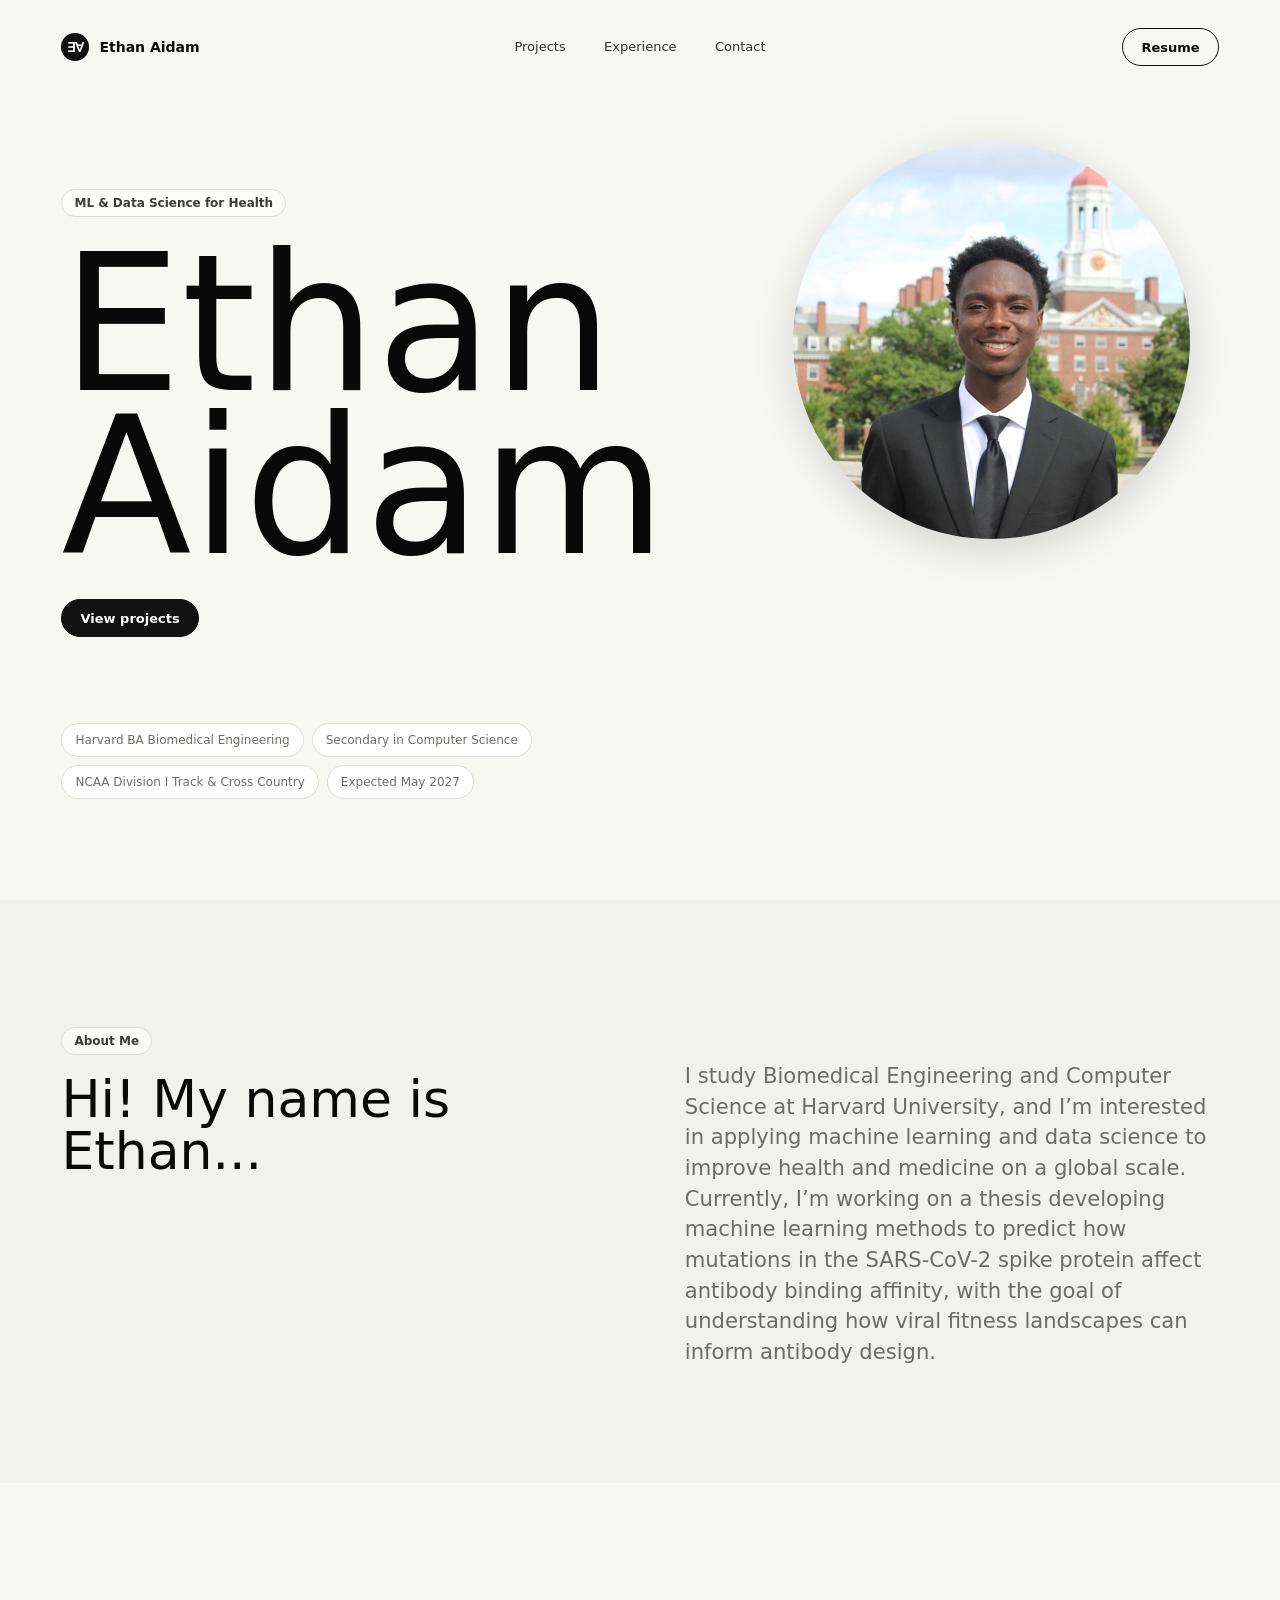
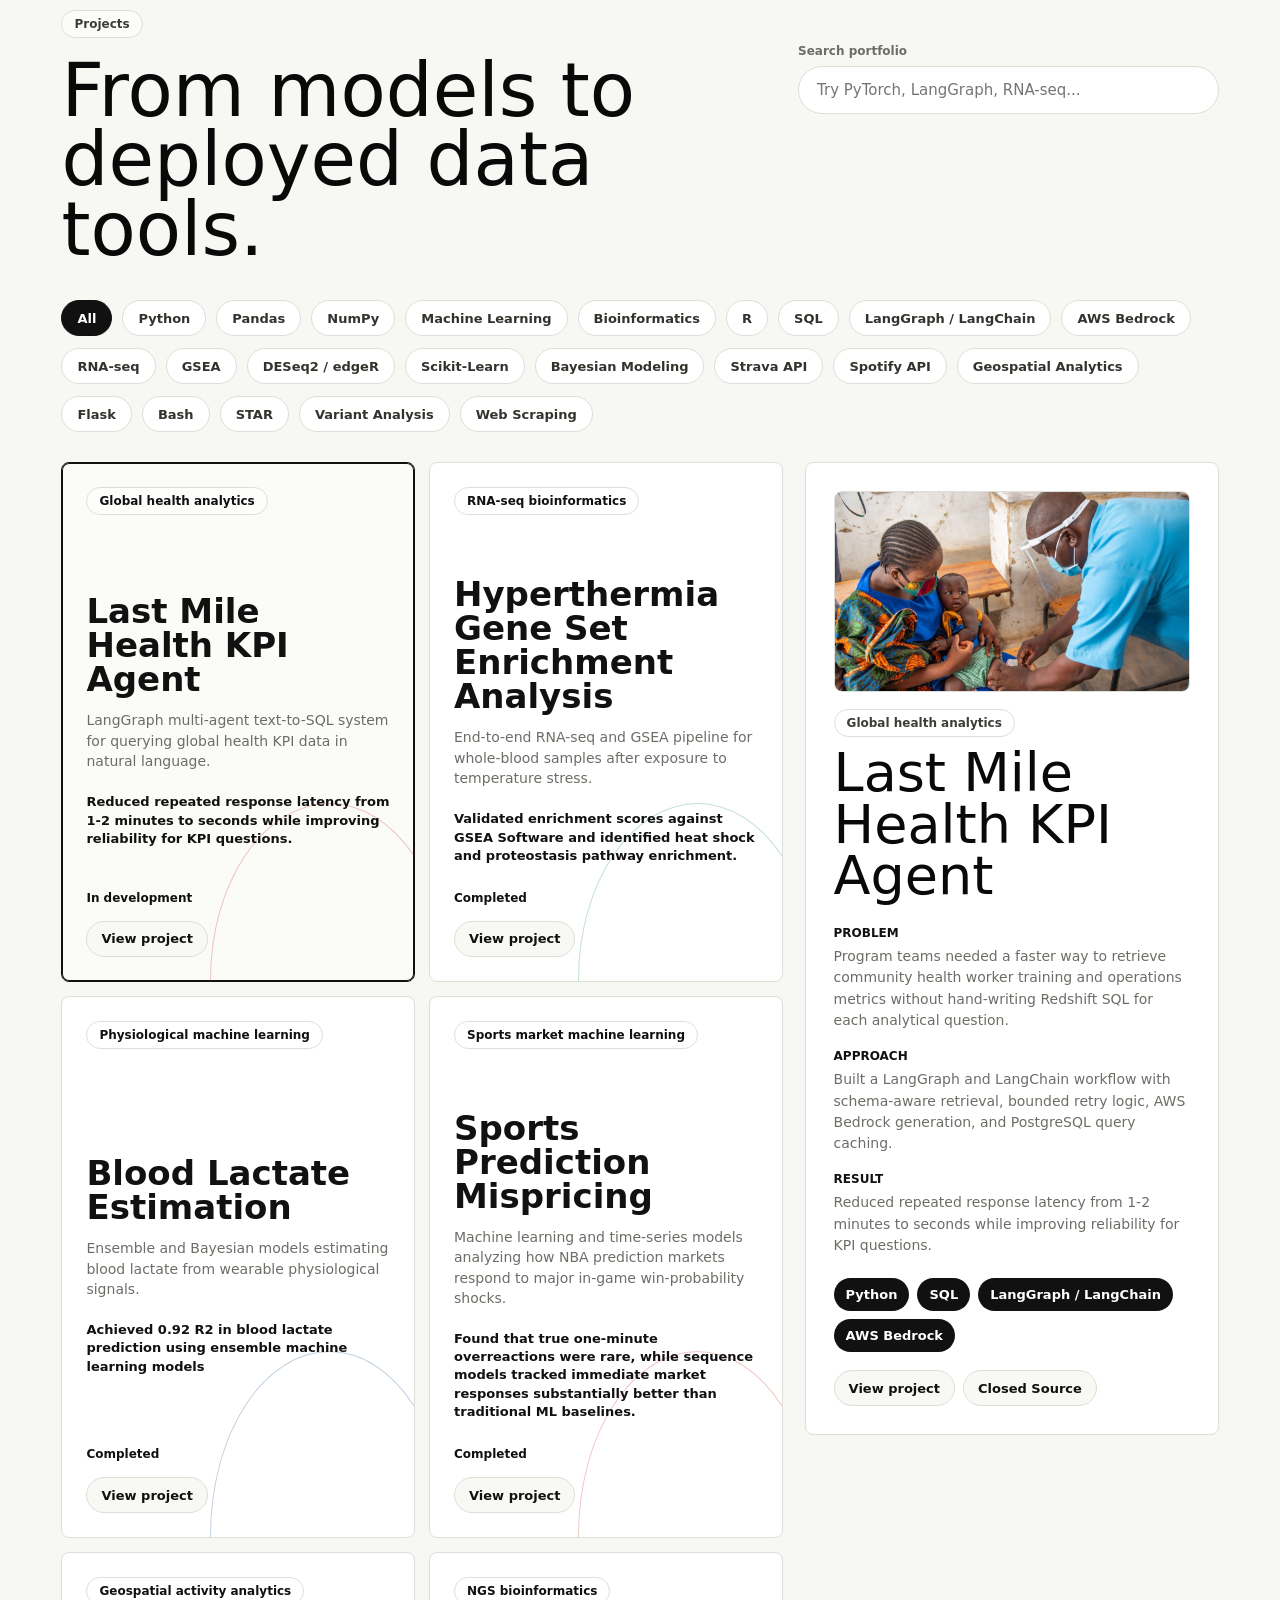
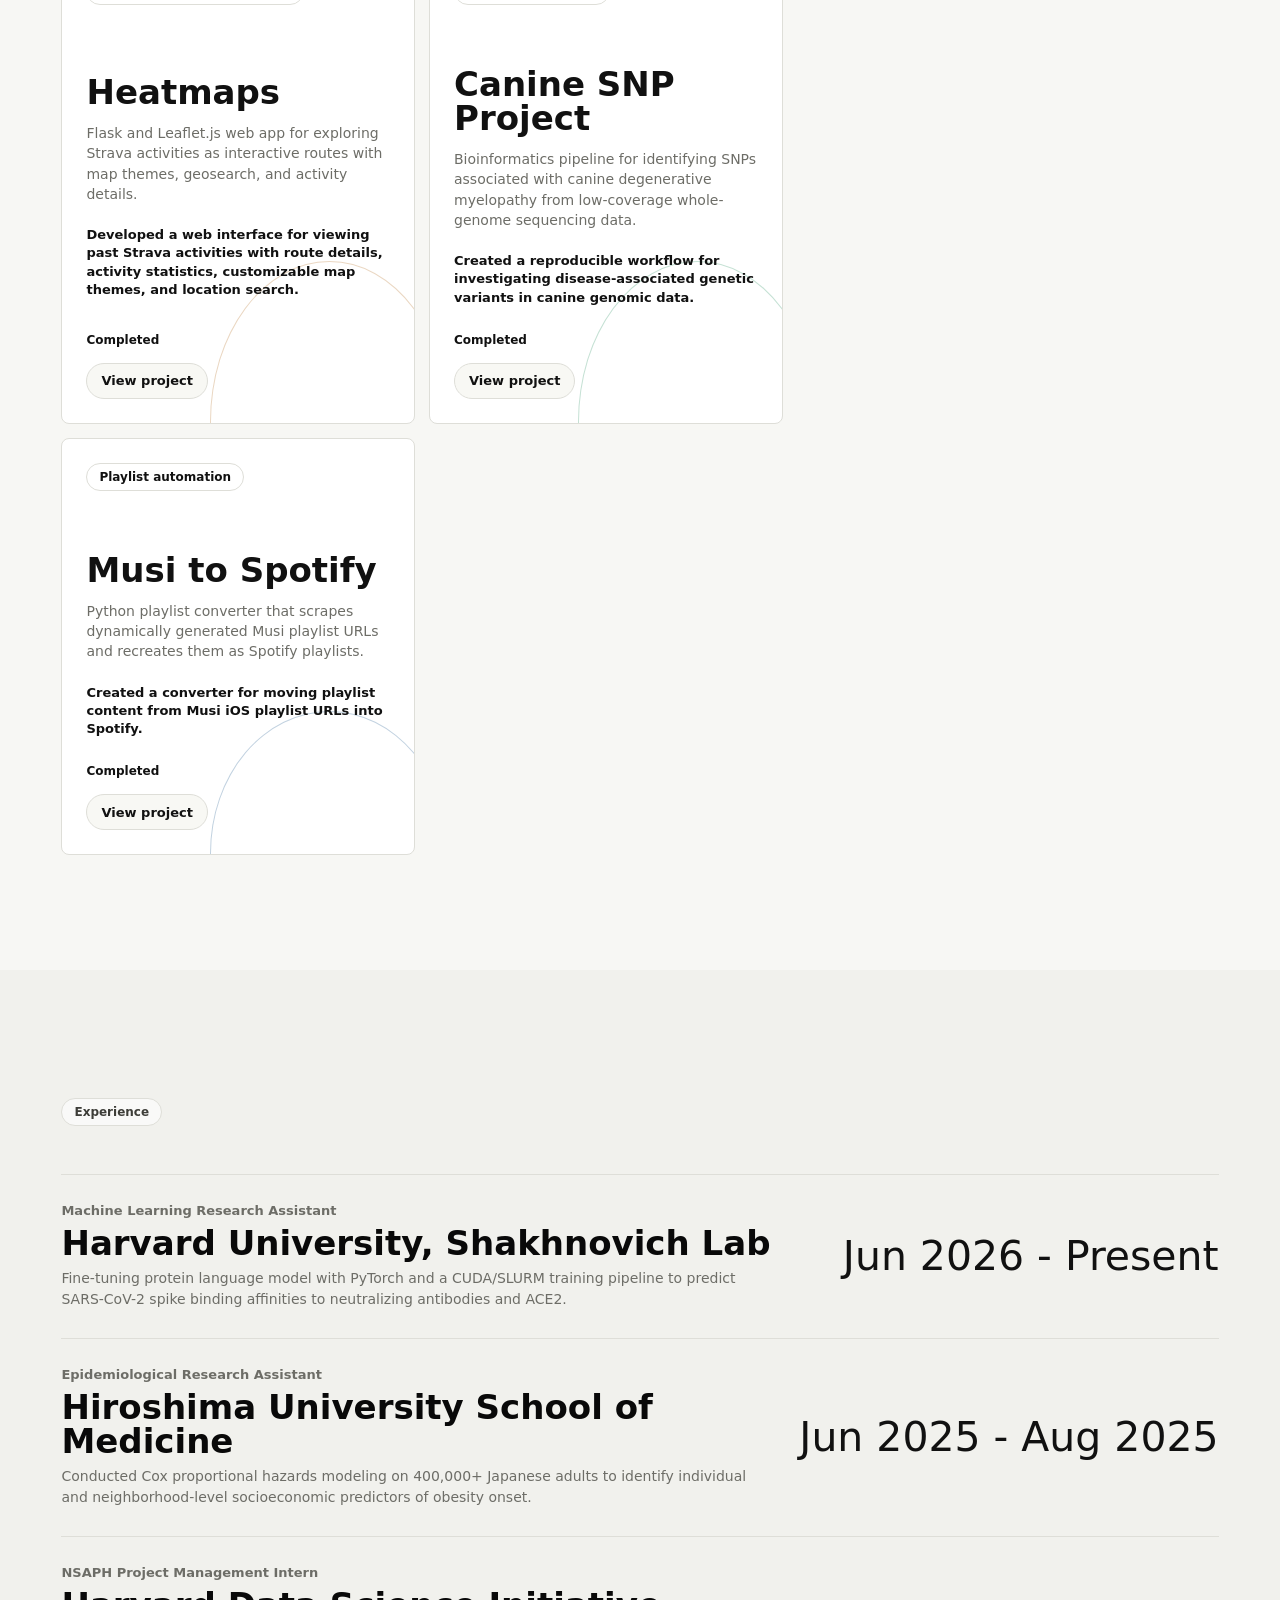
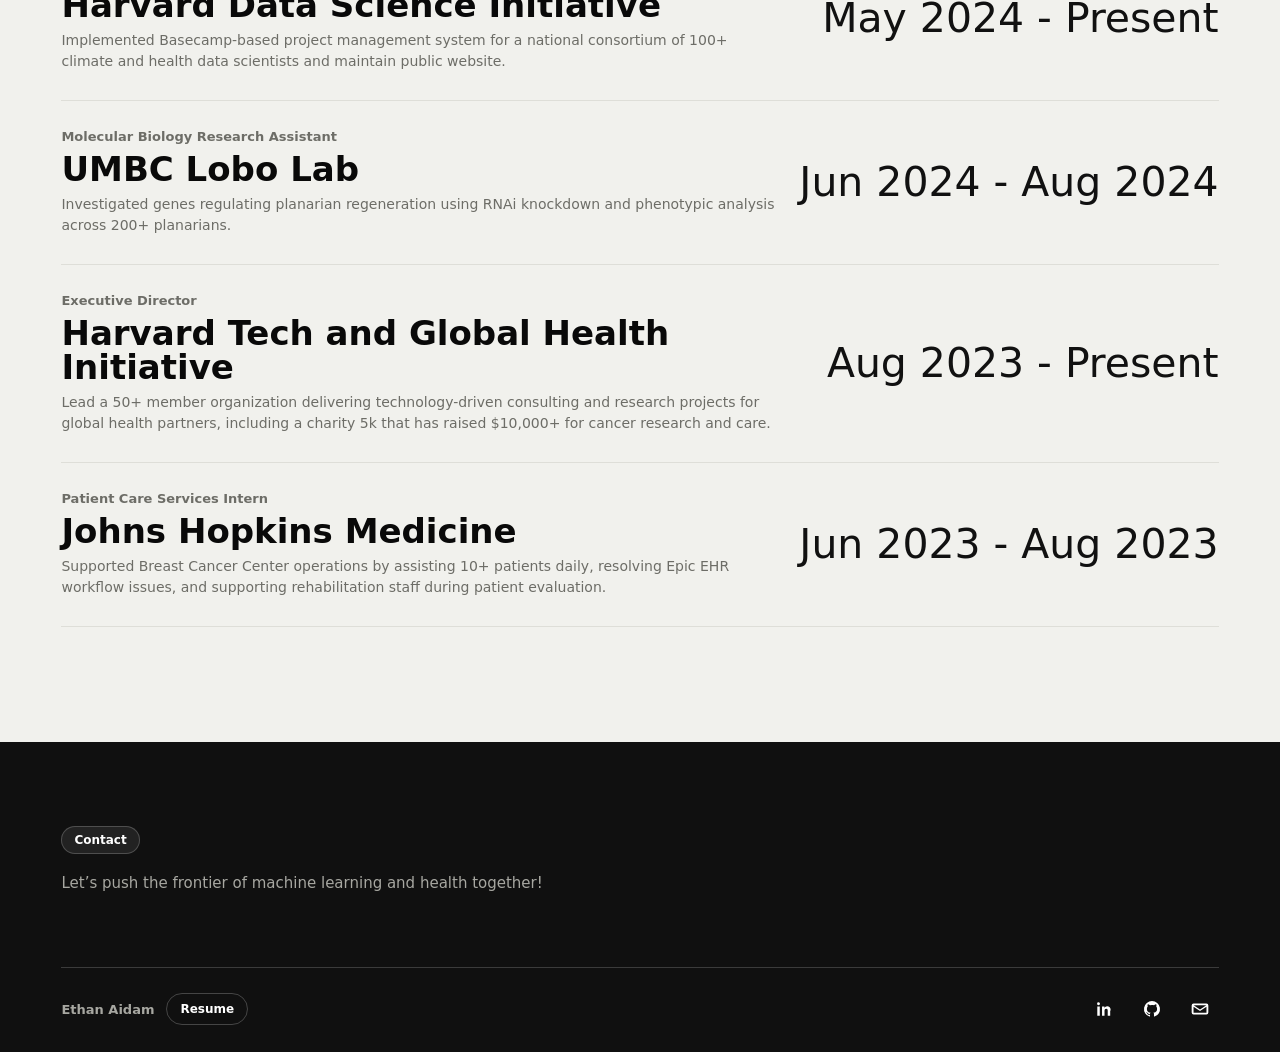
<file: index.html>
<!doctype html>
<html lang="en">
<head>
  <meta charset="utf-8">
  <meta name="viewport" content="width=device-width, initial-scale=1">
  <title>Ethan Aidam | ML &amp; Data Science for Health </title>
  <meta name="description" content="Portfolio for Ethan Aidam: Machine Learning Researcher and Biomedical Engineer at Harvard University.">
  <link rel="icon" type="image/svg+xml" href="/favicon.svg">
  <link rel="stylesheet" href="/assets/styles.css">
</head>
<body><div class="site-shell">
      <header class="topbar" aria-label="Primary navigation">
    <a class="brand-mark" href="/#top" aria-label="Ethan Aidam home"><span>∃∀</span>Ethan Aidam</a>
    <nav class="nav-links" aria-label="Portfolio sections">
      <a href="/#projects">Projects</a>
      <a href="/#experience">Experience</a>
      <a href="/#contact">Contact</a>
    </nav>
    <a class="small-pill" href="/resume/Ethan_Aidam_Resume.pdf">Resume</a>
  </header>
      <section class="hero-section" id="top">
        <div class="hero-copy">
          <p class="eyebrow">ML &amp; Data Science for Health</p>
          <h1>Ethan Aidam</h1>
          <div class="hero-actions" aria-label="Primary actions">
            <a href="#projects" class="action-button action-button-dark">View projects</a>
          </div>
        </div>
        <figure class="hero-visual hero-headshot hero-antibody-widget" data-antibody-widget data-antibody-state="profile" aria-label="Interactive portrait and antibody particle simulation">
          <button class="hero-profile-trigger" type="button" data-profile-trigger aria-label="Show antibody particle simulation" aria-expanded="false">
            <img src="/home/hero-headshot-sitan.jpg" alt="Ethan Aidam">
          </button>
          <canvas class="antibody-canvas" data-antibody-canvas role="img" aria-label="Interactive particles assembling into an antibody shape"></canvas>
          <button class="degrade-antibody-button" type="button" data-degrade-antibody aria-label="Hide antibody and restore profile picture">Degrade Antibody</button>
        </figure>
        <div class="hero-note">
          <span>Harvard BA Biomedical Engineering</span>
          <span>Secondary in Computer Science</span>
          <span>NCAA Division I Track &amp; Cross Country</span>
          <span>Expected May 2027</span>
        </div>
      </section>
      <section class="section-grid about-section" id="about">
        <div>
          <p class="section-label">About Me</p>
          <h2>Hi! My name is Ethan...</h2>
        </div>
        <p class="section-copy">I study Biomedical Engineering and Computer Science at Harvard University, and I’m interested in applying machine learning and data science to improve health and medicine on a global scale. Currently, I’m working on a thesis developing machine learning methods to predict how mutations in the SARS-CoV-2 spike protein affect antibody binding affinity, with the goal of understanding how viral fitness landscapes can inform antibody design.</p>
      </section>
      <section class="projects-section" id="projects">
        <div class="section-grid">
          <div>
            <p class="section-label">Projects</p>
            <h2>From models to deployed data tools.</h2>
          </div>
          <div class="project-controls">
            <label class="search-label" for="project-search">Search portfolio</label>
            <input id="project-search" type="search" placeholder="Try PyTorch, LangGraph, RNA-seq..." autocomplete="off">
          </div>
        </div>
        <div class="filter-row" aria-label="Stack filters">
          <button class="active" type="button" data-filter="All" aria-pressed="true">All</button><button type="button" data-filter="Python" aria-pressed="false">Python</button><button type="button" data-filter="Pandas" aria-pressed="false">Pandas</button><button type="button" data-filter="NumPy" aria-pressed="false">NumPy</button><button type="button" data-filter="Machine Learning" aria-pressed="false">Machine Learning</button><button type="button" data-filter="Bioinformatics" aria-pressed="false">Bioinformatics</button><button type="button" data-filter="R" aria-pressed="false">R</button><button type="button" data-filter="SQL" aria-pressed="false">SQL</button><button type="button" data-filter="LangGraph / LangChain" aria-pressed="false">LangGraph / LangChain</button><button type="button" data-filter="AWS Bedrock" aria-pressed="false">AWS Bedrock</button><button type="button" data-filter="RNA-seq" aria-pressed="false">RNA-seq</button><button type="button" data-filter="GSEA" aria-pressed="false">GSEA</button><button type="button" data-filter="DESeq2 / edgeR" aria-pressed="false">DESeq2 / edgeR</button><button type="button" data-filter="Scikit-Learn" aria-pressed="false">Scikit-Learn</button><button type="button" data-filter="Bayesian Modeling" aria-pressed="false">Bayesian Modeling</button><button type="button" data-filter="Strava API" aria-pressed="false">Strava API</button><button type="button" data-filter="Spotify API" aria-pressed="false">Spotify API</button><button type="button" data-filter="Geospatial Analytics" aria-pressed="false">Geospatial Analytics</button><button type="button" data-filter="Flask" aria-pressed="false">Flask</button><button type="button" data-filter="Bash" aria-pressed="false">Bash</button><button type="button" data-filter="STAR" aria-pressed="false">STAR</button><button type="button" data-filter="Variant Analysis" aria-pressed="false">Variant Analysis</button><button type="button" data-filter="Web Scraping" aria-pressed="false">Web Scraping</button>
        </div>
        <div class="project-layout">
          <div class="project-grid">
            <article class="project-card accent-red selected" data-project-id="last-mile-health-ai-assistant">
                  <button class="project-card-button" type="button" data-project-id="last-mile-health-ai-assistant" aria-pressed="true">
                    <span class="project-domain">Global health analytics</span>
                    <strong>Last Mile Health KPI Agent</strong>
                    <p>LangGraph multi-agent text-to-SQL system for querying global health KPI data in natural language.</p>
                    <span class="project-result">Reduced repeated response latency from 1-2 minutes to seconds while improving reliability for KPI questions.</span>
                    <span class="project-status">In development</span>
                  </button>
                  <a class="project-case-link" href="/projects/last-mile-health-ai-assistant/">View project</a>
                </article><article class="project-card accent-green" data-project-id="hyperthermia-gsea">
                  <button class="project-card-button" type="button" data-project-id="hyperthermia-gsea" aria-pressed="false">
                    <span class="project-domain">RNA-seq bioinformatics</span>
                    <strong>Hyperthermia Gene Set Enrichment Analysis</strong>
                    <p>End-to-end RNA-seq and GSEA pipeline for whole-blood samples after exposure to temperature stress.</p>
                    <span class="project-result">Validated enrichment scores against GSEA Software and identified heat shock and proteostasis pathway enrichment.</span>
                    <span class="project-status">Completed</span>
                  </button>
                  <a class="project-case-link" href="/projects/hyperthermia-gsea/">View project</a>
                </article><article class="project-card accent-blue" data-project-id="blood-lactate-prediction">
                  <button class="project-card-button" type="button" data-project-id="blood-lactate-prediction" aria-pressed="false">
                    <span class="project-domain">Physiological machine learning</span>
                    <strong>Blood Lactate Estimation</strong>
                    <p>Ensemble and Bayesian models estimating blood lactate from wearable physiological signals.</p>
                    <span class="project-result">Achieved 0.92 R2 in blood lactate prediction using ensemble machine learning models</span>
                    <span class="project-status">Completed</span>
                  </button>
                  <a class="project-case-link" href="/projects/blood-lactate-prediction/">View project</a>
                </article><article class="project-card accent-red" data-project-id="sports-prediction-mispricing">
                  <button class="project-card-button" type="button" data-project-id="sports-prediction-mispricing" aria-pressed="false">
                    <span class="project-domain">Sports market machine learning</span>
                    <strong>Sports Prediction Mispricing</strong>
                    <p>Machine learning and time-series models analyzing how NBA prediction markets respond to major in-game win-probability shocks.</p>
                    <span class="project-result">Found that true one-minute overreactions were rare, while sequence models tracked immediate market responses substantially better than traditional ML baselines.</span>
                    <span class="project-status">Completed</span>
                  </button>
                  <a class="project-case-link" href="/projects/sports-prediction-mispricing/">View project</a>
                </article><article class="project-card accent-orange" data-project-id="heatmaps">
                  <button class="project-card-button" type="button" data-project-id="heatmaps" aria-pressed="false">
                    <span class="project-domain">Geospatial activity analytics</span>
                    <strong>Heatmaps</strong>
                    <p>Flask and Leaflet.js web app for exploring Strava activities as interactive routes with map themes, geosearch, and activity details.</p>
                    <span class="project-result">Developed a web interface for viewing past Strava activities with route details, activity statistics, customizable map themes, and location search.</span>
                    <span class="project-status">Completed</span>
                  </button>
                  <a class="project-case-link" href="/projects/heatmaps/">View project</a>
                </article><article class="project-card accent-green" data-project-id="canine-snp-proj">
                  <button class="project-card-button" type="button" data-project-id="canine-snp-proj" aria-pressed="false">
                    <span class="project-domain">NGS bioinformatics</span>
                    <strong>Canine SNP Project</strong>
                    <p>Bioinformatics pipeline for identifying SNPs associated with canine degenerative myelopathy from low-coverage whole-genome sequencing data.</p>
                    <span class="project-result">Created a reproducible workflow for investigating disease-associated genetic variants in canine genomic data.</span>
                    <span class="project-status">Completed</span>
                  </button>
                  <a class="project-case-link" href="/projects/canine-snp-proj/">View project</a>
                </article><article class="project-card accent-blue" data-project-id="musi-to-spotify">
                  <button class="project-card-button" type="button" data-project-id="musi-to-spotify" aria-pressed="false">
                    <span class="project-domain">Playlist automation</span>
                    <strong>Musi to Spotify</strong>
                    <p>Python playlist converter that scrapes dynamically generated Musi playlist URLs and recreates them as Spotify playlists.</p>
                    <span class="project-result">Created a converter for moving playlist content from Musi iOS playlist URLs into Spotify.</span>
                    <span class="project-status">Completed</span>
                  </button>
                  <a class="project-case-link" href="/projects/musi-to-spotify/">View project</a>
                </article>
            <div class="empty-state" hidden>
              <strong>No matching projects.</strong>
              <p>Reset the filters or try another method, stack, or domain.</p>
              <button type="button" data-reset-filters>Reset filters</button>
            </div>
          </div>
          <aside class="project-detail" id="project-detail" tabindex="-1" aria-live="polite">
            <div class="detail-thumb"><img src="/home/thumbnails/last-mile-health-ai-assistant.jpg" alt="A community health worker vaccinates an infant held by their mother at a village clinic." decoding="async"></div>
            <span class="detail-domain">Global health analytics</span>
            <h3>Last Mile Health KPI Agent</h3>
            <dl>
              <div><dt>Problem</dt><dd>Last Mile Health needed a faster way to retrieve community health worker training and operations data without hand-writing SQL for each analytical question.</dd></div>
              <div><dt>Approach</dt><dd>Built a LangGraph and LangChain workflow with schema-aware retrieval, bounded retry logic, and PostgreSQL query caching.</dd></div>
              <div><dt>Result</dt><dd>Reduced repeated response latency from 1-2 minutes to seconds while improving reliability for KPI questions.</dd></div>
            </dl>
            <div class="tag-group"><span>Python</span><span>SQL</span><span>LangGraph / LangChain</span><span>AWS Bedrock</span></div>
            <div class="detail-actions">
              <a href="/projects/last-mile-health-ai-assistant/">View project</a>
              <span>Closed Source</span>
            </div>
          </aside>
        </div>
      </section>
      <section class="experience-section" id="experience">
        <div class="experience-heading"><p class="section-label">Experience</p></div>
        <div class="timeline" aria-label="Experience timeline">
          <article class="timeline-row">
                <div>
                  <span>Machine Learning Research Assistant</span>
                  <h3><a href="https://shakhnovich.faculty.chemistry.harvard.edu/">Harvard University, Shakhnovich Lab</a></h3>
                  <p>Fine-tuning protein language model with PyTorch and a CUDA/SLURM training pipeline to predict SARS-CoV-2 spike binding affinities to neutralizing antibodies and ACE2.</p>
                  
                </div>
                <strong>Jun 2026 - Present</strong>
              </article><article class="timeline-row">
                <div>
                  <span>Epidemiological Research Assistant</span>
                  <h3><a href="https://www.hiroshima-u.ac.jp/en/med">Hiroshima University School of Medicine</a></h3>
                  <p>Conducted Cox proportional hazards modeling on 400,000+ Japanese adults to identify individual and neighborhood-level socioeconomic predictors of obesity onset.</p>
                  
                </div>
                <strong>Jun 2025 - Aug 2025</strong>
              </article><article class="timeline-row">
                <div>
                  <span>NSAPH Project Management Intern</span>
                  <h3><a href="https://datascience.harvard.edu/">Harvard Data Science Initiative</a></h3>
                  <p>Implemented Basecamp-based project management system for a national consortium of 100+ climate and health data scientists and maintain public website.</p>
                  
                </div>
                <strong>May 2024 - Present</strong>
              </article><article class="timeline-row">
                <div>
                  <span>Molecular Biology Research Assistant</span>
                  <h3><a href="https://lobolab.umbc.edu/">UMBC Lobo Lab</a></h3>
                  <p>Investigated genes regulating planarian regeneration using RNAi knockdown and phenotypic analysis across 200+ planarians.</p>
                  
                </div>
                <strong>Jun 2024 - Aug 2024</strong>
              </article><article class="timeline-row tghi-row">
                <div>
                  <span>Executive Director</span>
                  <h3><a href="https://techglobalhealth.org/">Harvard Tech and Global Health Initiative</a></h3>
                  <p>Lead a 50+ member organization delivering technology-driven consulting and research projects for global health partners, including a charity 5k that has raised $10,000+ for cancer research and care.</p>
                </div>
                <strong>Aug 2023 - Present</strong>
              </article><article class="timeline-row">
                <div>
                  <span>Patient Care Services Intern</span>
                  <h3><a href="https://www.hopkinsmedicine.org/">Johns Hopkins Medicine</a></h3>
                  <p>Supported Breast Cancer Center operations by assisting 10+ patients daily, resolving Epic EHR workflow issues, and supporting rehabilitation staff during patient evaluation.</p>
                </div>
                <strong>Jun 2023 - Aug 2023</strong>
              </article>
        </div>
      </section>
      <footer class="site-footer" id="contact">
        <div class="footer-intro">
          <p class="section-label section-label-dark">Contact</p>
          <p>Let’s push the frontier of machine learning and health together!</p>
        </div>
        <div class="footer-strip">
          <div class="footer-brand">
            <span>Ethan Aidam</span>
            <a class="footer-resume-pill" href="/resume/Ethan_Aidam_Resume.pdf" aria-label="Resume">Resume</a>
          </div>
          <div class="footer-icons" aria-label="Footer contact links">
            <a class="contact-icon" href="https://linkedin.com/in/ethan-aidam-b113052b3" aria-label="LinkedIn">
              <svg viewBox="0 0 24 24" aria-hidden="true"><path d="M6.94 8.98H3.95V20h2.99V8.98ZM5.45 4A1.74 1.74 0 1 0 5.4 7.48 1.74 1.74 0 0 0 5.45 4ZM20.05 13.69c0-3.39-1.81-4.96-4.22-4.96a3.64 3.64 0 0 0-3.28 1.8h-.04V8.98H9.65V20h2.98v-5.45c0-1.44.27-2.83 2.05-2.83s1.78 1.64 1.78 2.92V20h2.98v-6.31h.61Z"/></svg>
            </a>
            <a class="contact-icon" href="https://github.com/e-aidam" aria-label="GitHub">
              <svg viewBox="0 0 24 24" aria-hidden="true"><path d="M12 2.4a9.6 9.6 0 0 0-3.04 18.71c.48.09.66-.21.66-.47v-1.68c-2.68.58-3.25-1.15-3.25-1.15-.44-1.11-1.07-1.41-1.07-1.41-.87-.6.07-.59.07-.59.97.07 1.48 1 1.48 1 .86 1.47 2.25 1.04 2.8.8.09-.62.34-1.04.61-1.28-2.14-.24-4.39-1.07-4.39-4.76 0-1.05.38-1.91.99-2.58-.1-.24-.43-1.22.09-2.55 0 0 .81-.26 2.64.99A9.19 9.19 0 0 1 12 7.1c.82 0 1.63.11 2.4.33 1.83-1.25 2.64-.99 2.64-.99.52 1.33.19 2.31.09 2.55.62.67.99 1.53.99 2.58 0 3.7-2.26 4.51-4.41 4.75.35.3.66.89.66 1.79v2.53c0 .26.17.56.67.47A9.6 9.6 0 0 0 12 2.4Z"/></svg>
            </a>
            <a class="contact-icon" href="mailto:eaidam@college.harvard.edu" aria-label="Email Ethan Aidam">
              <svg viewBox="0 0 24 24" aria-hidden="true"><path d="M4.25 5.5h15.5A2.25 2.25 0 0 1 22 7.75v8.5a2.25 2.25 0 0 1-2.25 2.25H4.25A2.25 2.25 0 0 1 2 16.25v-8.5A2.25 2.25 0 0 1 4.25 5.5Zm.15 2 7.6 5.13 7.6-5.13H4.4Zm15.35 9V9.28l-7.28 4.91a.85.85 0 0 1-.94 0L4.25 9.28v7.22h15.5Z"/></svg>
            </a>
          </div>
        </div>
      </footer>
    </div><script src="/assets/hero-antibody.js" defer></script><script src="/assets/project-interactions.js" defer></script></body>
</html>
</file>
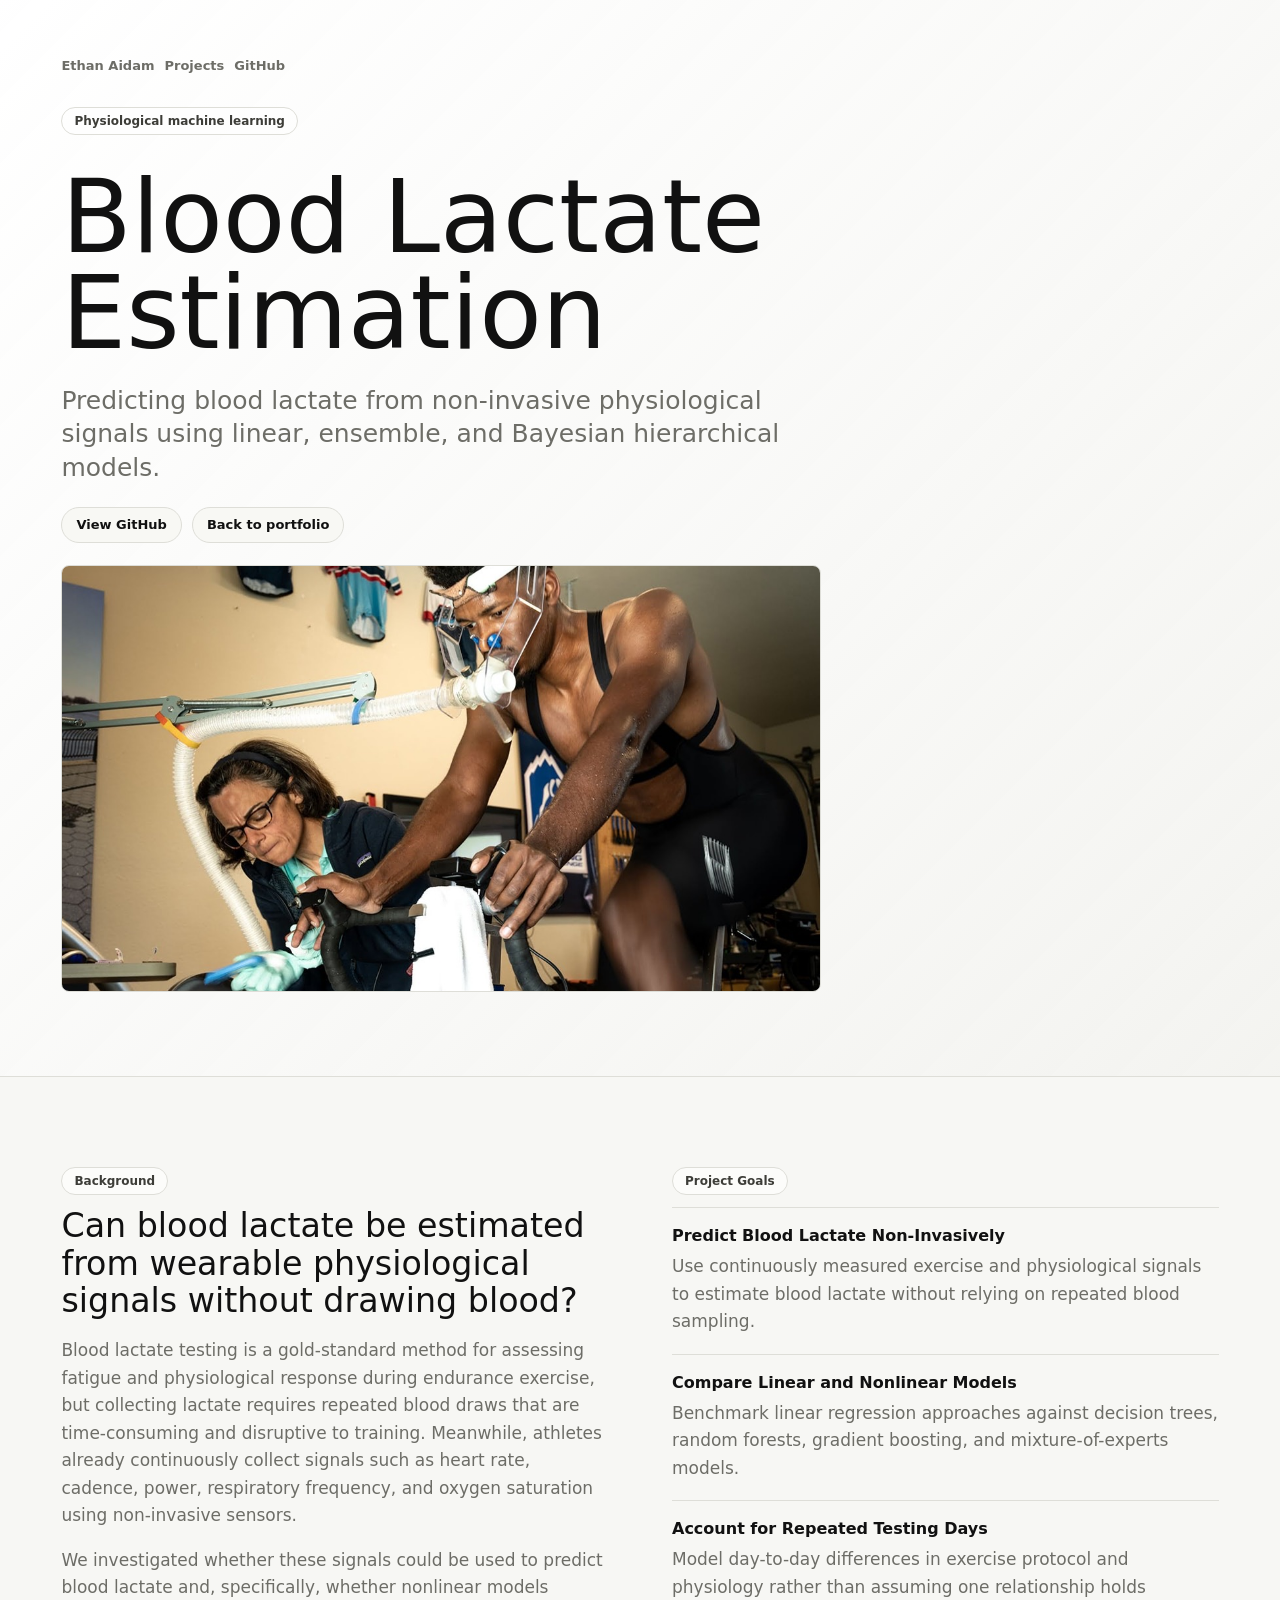
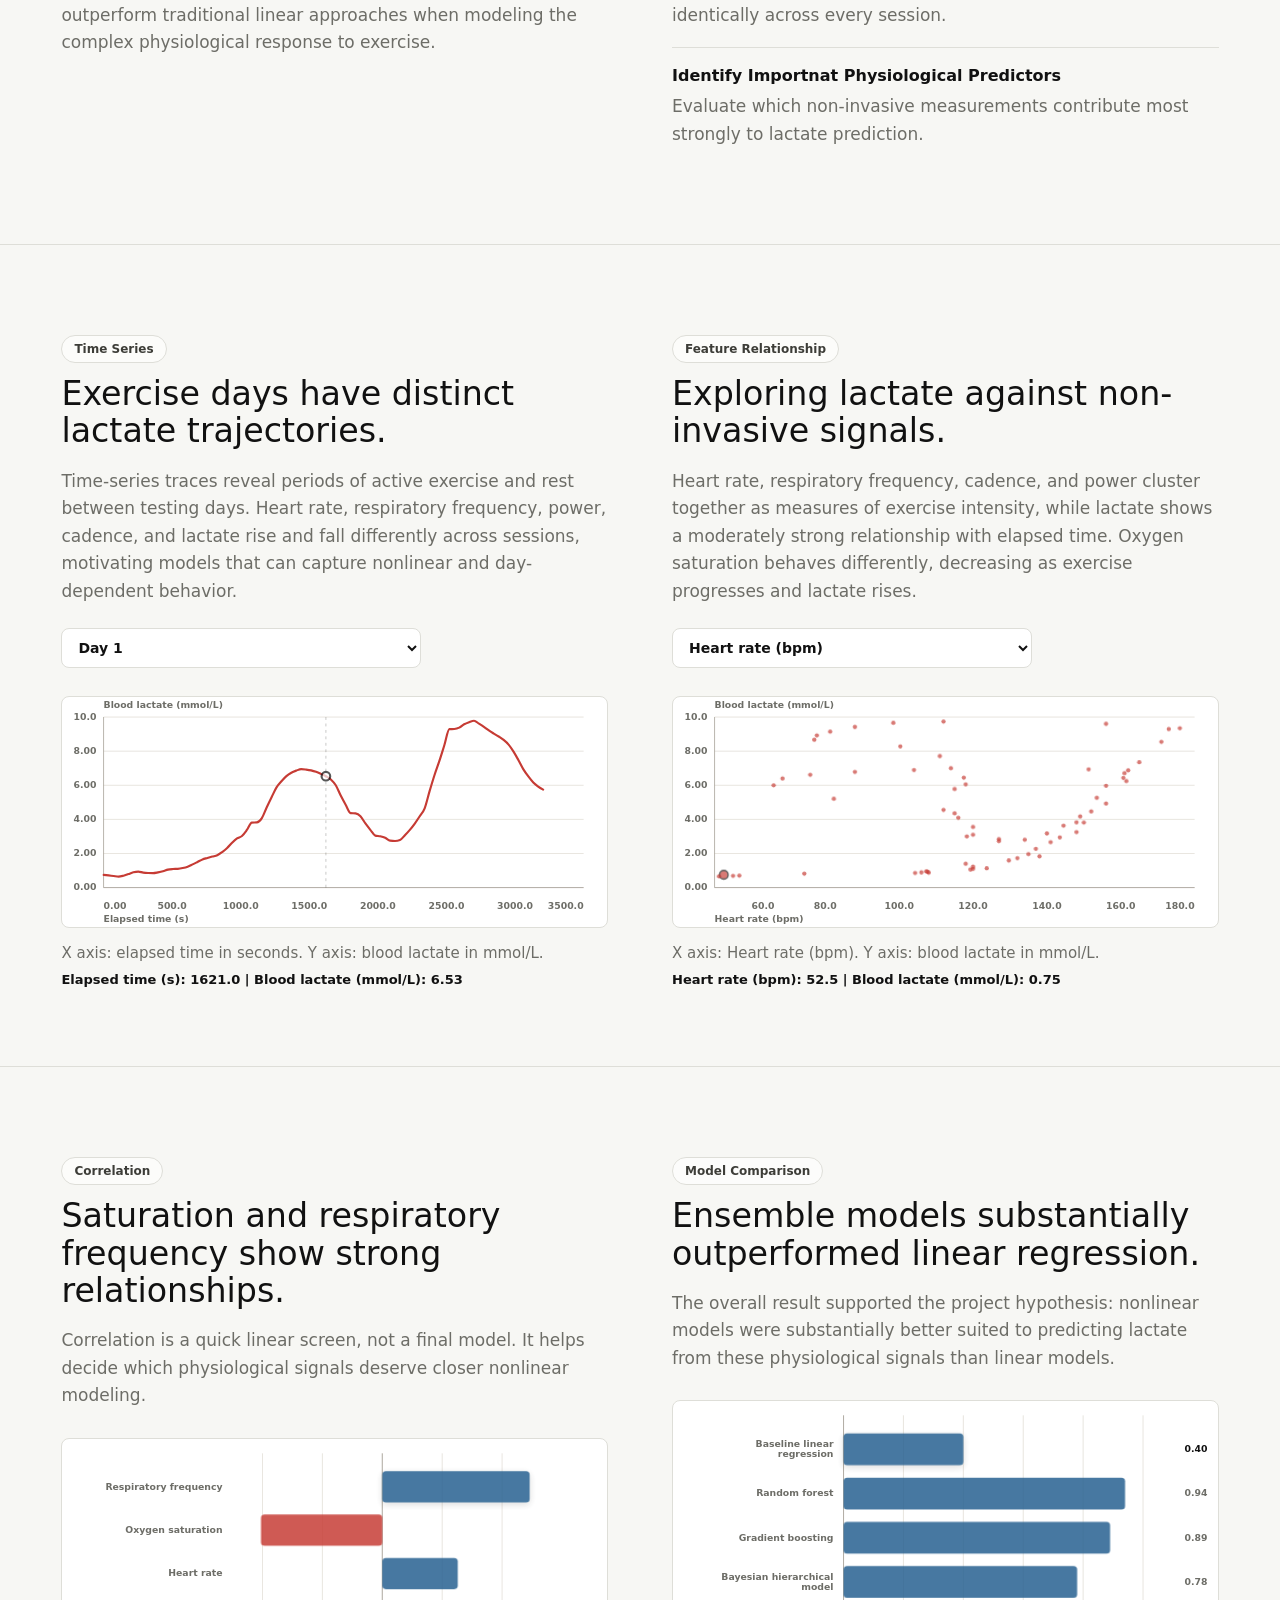
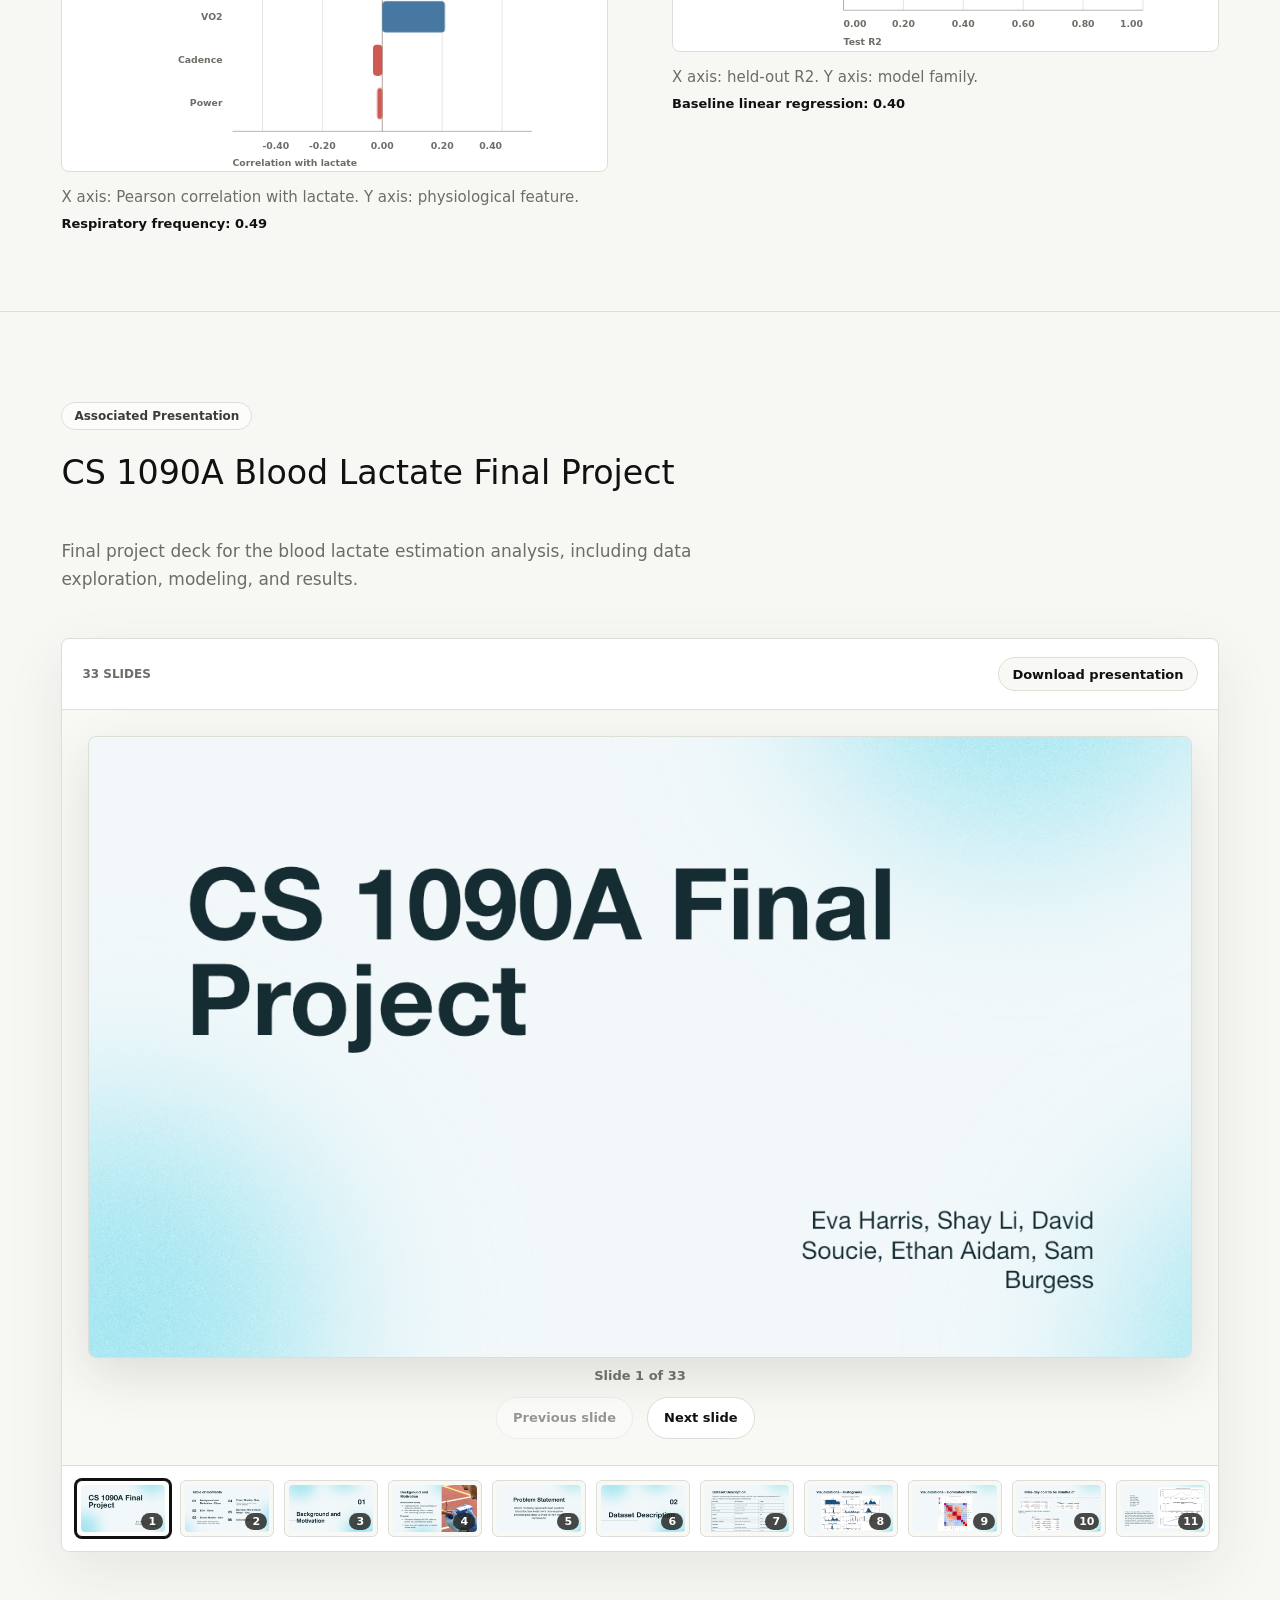
<file: projects/blood-lactate-prediction/index.html>
<!doctype html>
<html lang="en">
<head>
  <meta charset="utf-8">
  <meta name="viewport" content="width=device-width, initial-scale=1">
  <title>Blood Lactate Estimation | Ethan Aidam</title>
  <meta name="description" content="Ensemble and Bayesian models estimating blood lactate from wearable physiological signals.">
  <link rel="icon" type="image/svg+xml" href="/favicon.svg">
  <link rel="stylesheet" href="/assets/styles.css">
</head>
<body><main class="case-page">
      <header class="case-hero">
        <nav><a href="/">Ethan Aidam</a><a href="/#projects">Projects</a><a href="https://github.com/DavidStryder/CS109A---Final-Project-Blood-Lactate-Analysis">GitHub</a></nav>
        <p class="eyebrow">Physiological machine learning</p>
        <h1>Blood Lactate Estimation</h1>
        <p>Predicting blood lactate from non-invasive physiological signals using linear, ensemble, and Bayesian hierarchical models.</p>
        <div class="case-actions"><a href="https://github.com/DavidStryder/CS109A---Final-Project-Blood-Lactate-Analysis">View GitHub</a><a href="/#projects">Back to portfolio</a></div>
        <div class="case-hero-thumb"><img src="/home/thumbnails/blood-lactate-prediction.jpg" alt="A cyclist wearing a metabolic gas-exchange mask rides a stationary bike while a technician monitors the test." decoding="async"></div>
      </header>
      <section class="case-section case-two-col">
        <div><p class="section-label">Background</p><h2>Can blood lactate be estimated from wearable physiological signals without drawing blood?</h2><p class="case-copy">Blood lactate testing is a gold-standard method for assessing fatigue and physiological response during endurance exercise, but collecting lactate requires repeated blood draws that are time-consuming and disruptive to training. Meanwhile, athletes already continuously collect signals such as heart rate, cadence, power, respiratory frequency, and oxygen saturation using non-invasive sensors.</p><p class="case-copy">We investigated whether these signals could be used to predict blood lactate and, specifically, whether nonlinear models outperform traditional linear approaches when modeling the complex physiological response to exercise.</p></div>
        <div><p class="section-label">Project Goals</p><article class="thought-row"><strong>Predict Blood Lactate Non-Invasively</strong><p>Use continuously measured exercise and physiological signals to estimate blood lactate without relying on repeated blood sampling.</p></article><article class="thought-row"><strong>Compare Linear and Nonlinear Models</strong><p>Benchmark linear regression approaches against decision trees, random forests, gradient boosting, and mixture-of-experts models.</p></article><article class="thought-row"><strong>Account for Repeated Testing Days</strong><p>Model day-to-day differences in exercise protocol and physiology rather than assuming one relationship holds identically across every session.</p></article><article class="thought-row"><strong>Identify Importnat Physiological Predictors</strong><p>Evaluate which non-invasive measurements contribute most strongly to lactate prediction.</p></article></div>
      </section>
      <div class="project-visualization-enhancement" data-project-visualizations="blood-lactate-prediction" data-artifact="/assets/project-artifacts/blood-lactate-prediction.json" hidden></div>
      <section class="case-section presentation-section">
    <div class="case-section-head">
      <p class="section-label">Associated Presentation</p>
      <h2>CS 1090A Blood Lactate Final Project</h2>
      <p class="case-copy">Final project deck for the blood lactate estimation analysis, including data exploration, modeling, and results.</p>
    </div>
    <div class="presentation-viewer">
      <div class="presentation-toolbar">
        <span>33 slides</span>
        <a class="asset-download-link" href="/project-decks/blood-lactate-final-project.pptx" download="blood-lactate-final-project.pptx">Download presentation</a>
      </div>
      <div class="presentation-stage static-presentation-stage">
        <figure>
          <img src="/project-decks/previews/blood-lactate/slide-1.png" alt="CS 1090A Blood Lactate Final Project, slide 1 of 33">
          <figcaption>Slide 1 of 33</figcaption>
        </figure>
      </div>
      <div class="presentation-scrubber">
        <a href="/project-decks/previews/blood-lactate/slide-1.png" aria-label="Open slide 1"><img src="/project-decks/previews/blood-lactate/slide-1.png" alt=""><span>1</span></a><a href="/project-decks/previews/blood-lactate/slide-2.png" aria-label="Open slide 2"><img src="/project-decks/previews/blood-lactate/slide-2.png" alt=""><span>2</span></a><a href="/project-decks/previews/blood-lactate/slide-3.png" aria-label="Open slide 3"><img src="/project-decks/previews/blood-lactate/slide-3.png" alt=""><span>3</span></a><a href="/project-decks/previews/blood-lactate/slide-4.png" aria-label="Open slide 4"><img src="/project-decks/previews/blood-lactate/slide-4.png" alt=""><span>4</span></a><a href="/project-decks/previews/blood-lactate/slide-5.png" aria-label="Open slide 5"><img src="/project-decks/previews/blood-lactate/slide-5.png" alt=""><span>5</span></a><a href="/project-decks/previews/blood-lactate/slide-6.png" aria-label="Open slide 6"><img src="/project-decks/previews/blood-lactate/slide-6.png" alt=""><span>6</span></a><a href="/project-decks/previews/blood-lactate/slide-7.png" aria-label="Open slide 7"><img src="/project-decks/previews/blood-lactate/slide-7.png" alt=""><span>7</span></a><a href="/project-decks/previews/blood-lactate/slide-8.png" aria-label="Open slide 8"><img src="/project-decks/previews/blood-lactate/slide-8.png" alt=""><span>8</span></a><a href="/project-decks/previews/blood-lactate/slide-9.png" aria-label="Open slide 9"><img src="/project-decks/previews/blood-lactate/slide-9.png" alt=""><span>9</span></a><a href="/project-decks/previews/blood-lactate/slide-10.png" aria-label="Open slide 10"><img src="/project-decks/previews/blood-lactate/slide-10.png" alt=""><span>10</span></a><a href="/project-decks/previews/blood-lactate/slide-11.png" aria-label="Open slide 11"><img src="/project-decks/previews/blood-lactate/slide-11.png" alt=""><span>11</span></a><a href="/project-decks/previews/blood-lactate/slide-12.png" aria-label="Open slide 12"><img src="/project-decks/previews/blood-lactate/slide-12.png" alt=""><span>12</span></a>
      </div>
    </div>
  </section>
      
    </main><script src="/assets/vendor/d3.v7.min.js" defer></script><script src="/assets/project-visualizations.js?v=2" defer></script><script src="/assets/presentation-interactions.js" defer></script></body>
</html>
</file>
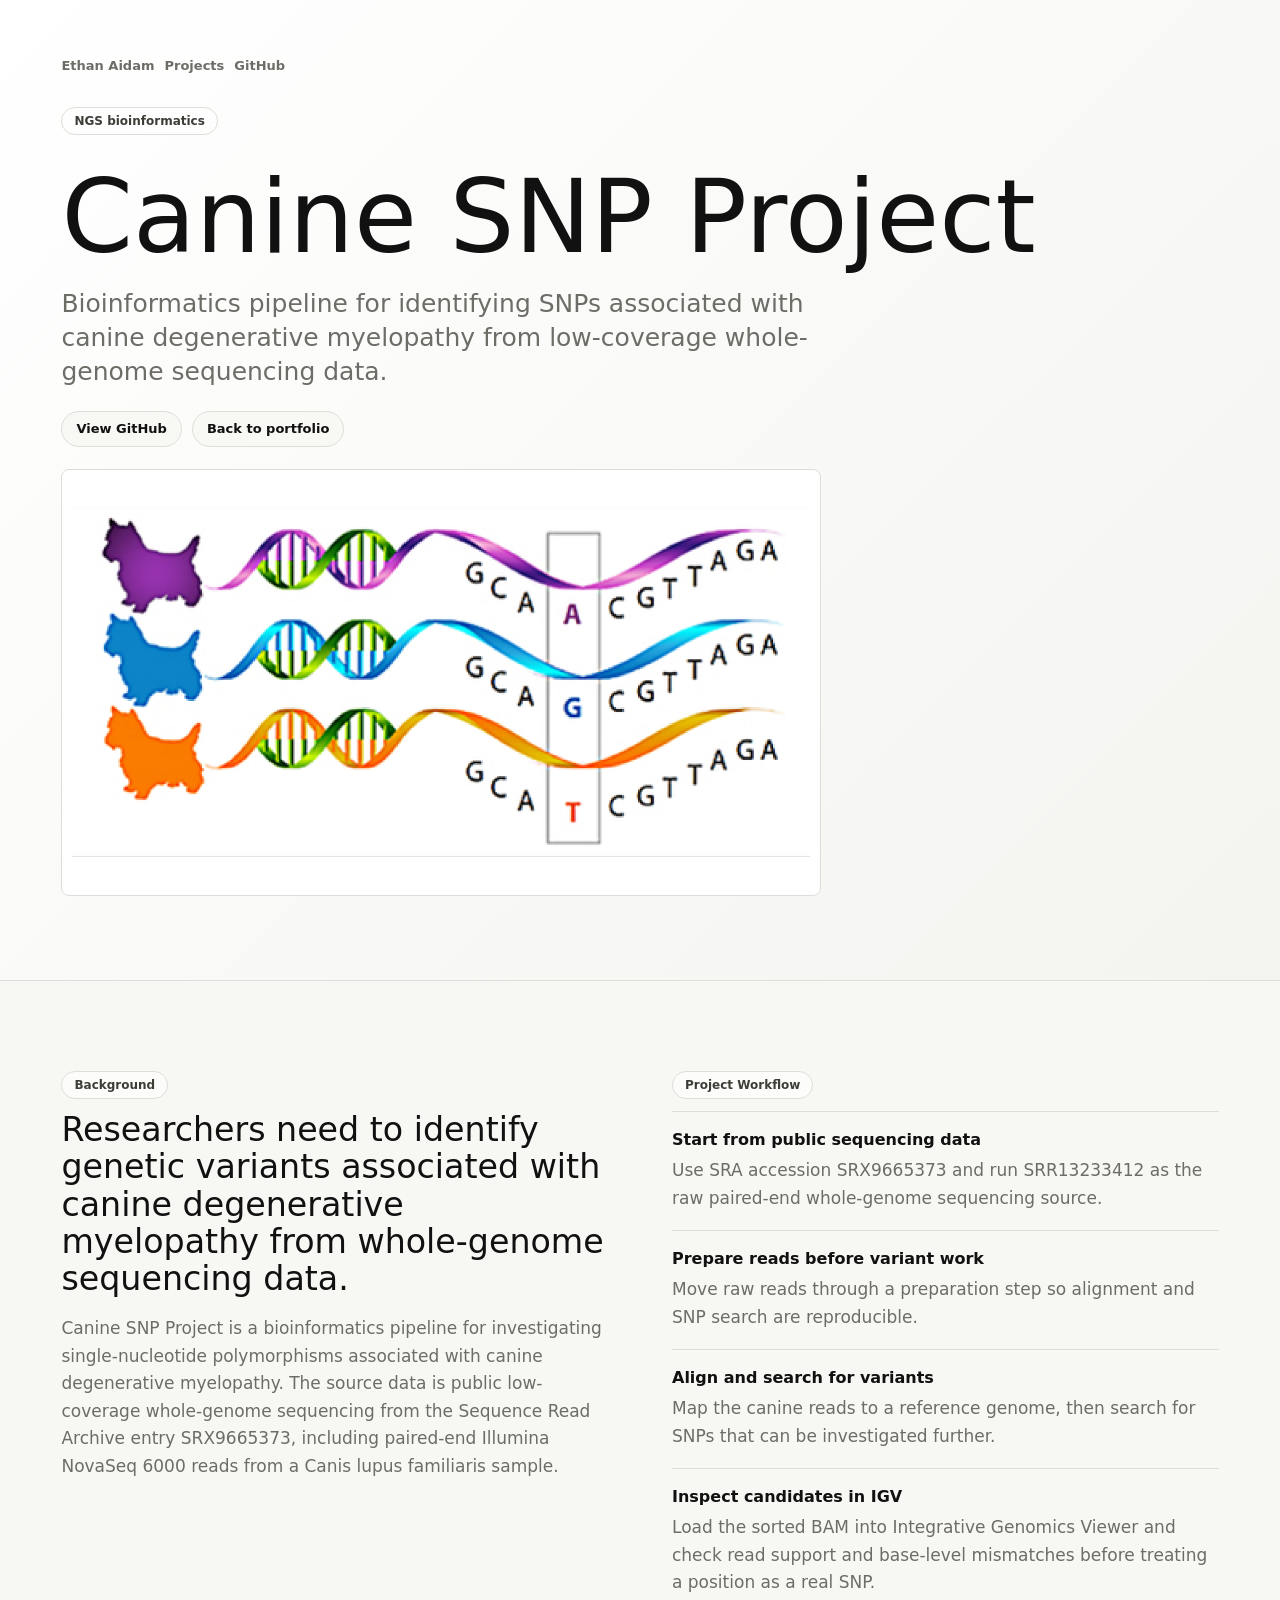
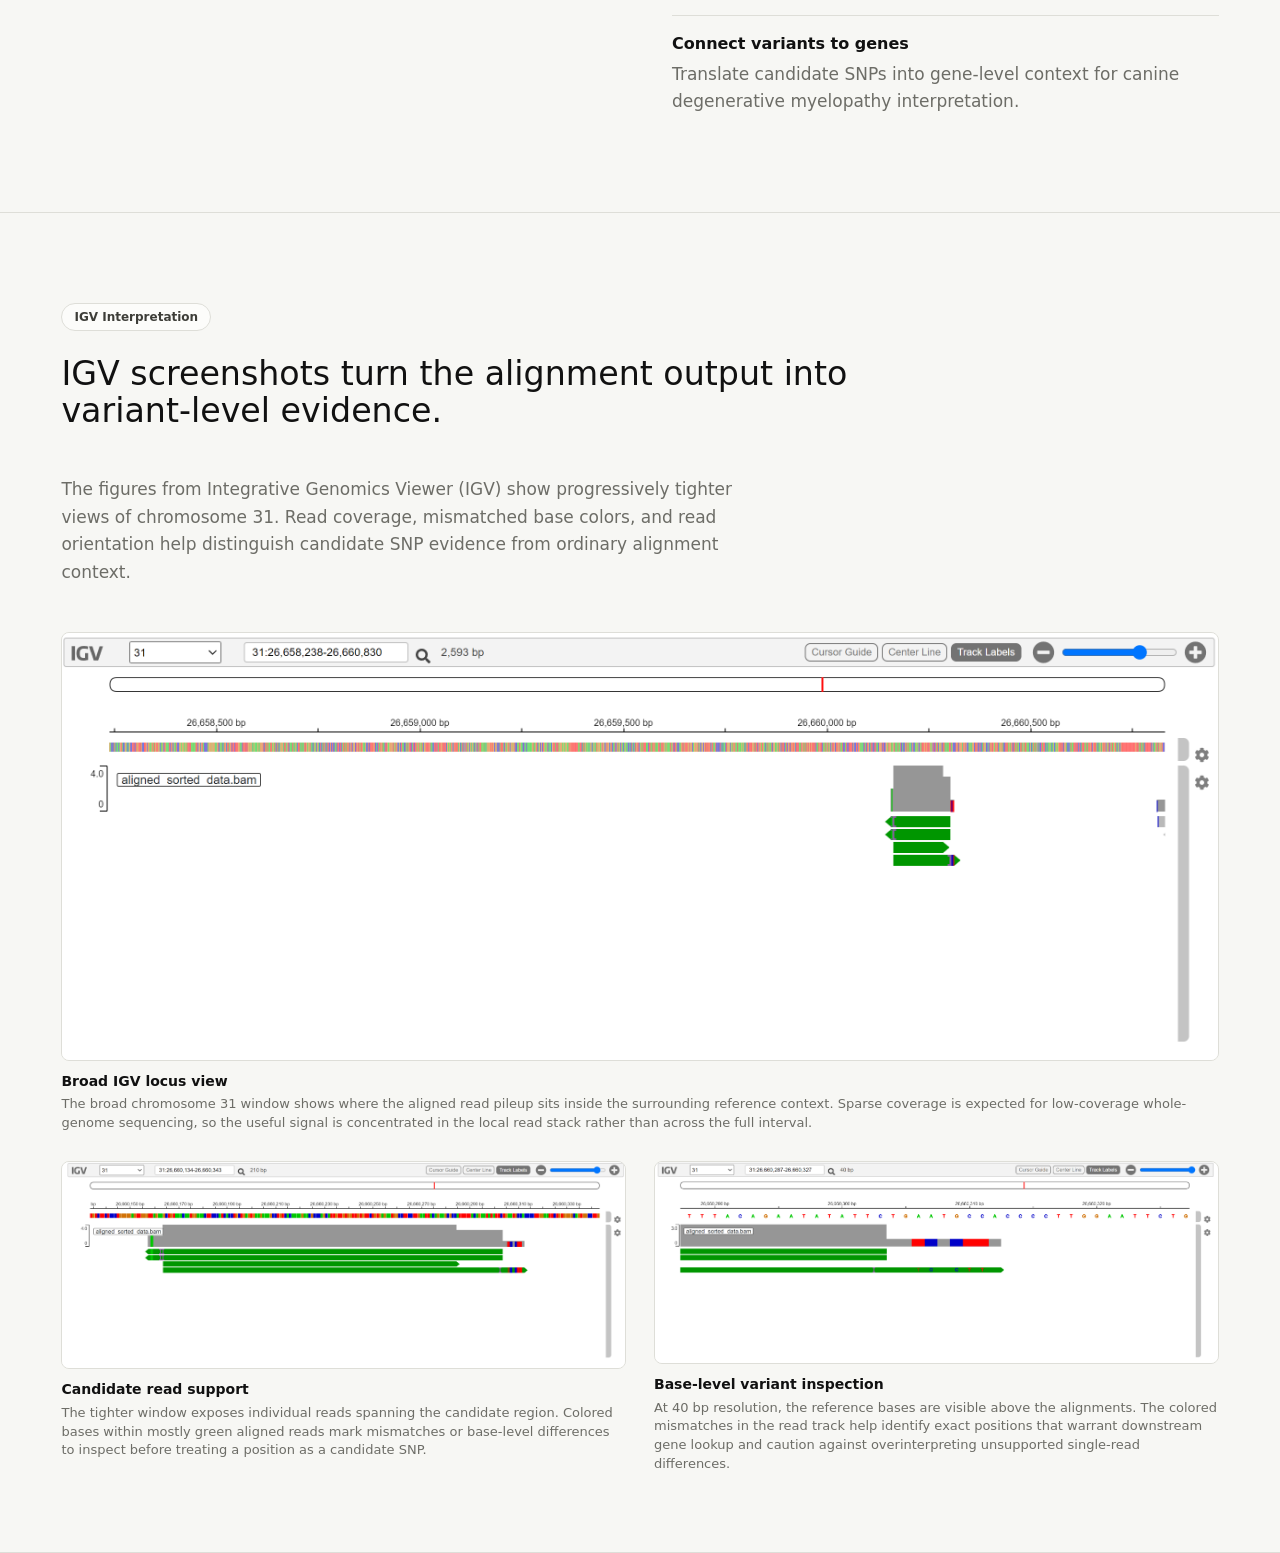
<file: projects/canine-snp-proj/index.html>
<!doctype html>
<html lang="en">
<head>
  <meta charset="utf-8">
  <meta name="viewport" content="width=device-width, initial-scale=1">
  <title>Canine SNP Project | Ethan Aidam</title>
  <meta name="description" content="Bioinformatics pipeline for identifying SNPs associated with canine degenerative myelopathy from low-coverage whole-genome sequencing data.">
  <link rel="icon" type="image/svg+xml" href="/favicon.svg">
  <link rel="stylesheet" href="/assets/styles.css">
</head>
<body><main class="case-page">
      <header class="case-hero">
        <nav><a href="/">Ethan Aidam</a><a href="/#projects">Projects</a><a href="https://github.com/e-aidam/canine-snp-proj">GitHub</a></nav>
        <p class="eyebrow">NGS bioinformatics</p>
        <h1>Canine SNP Project</h1>
        <p>Bioinformatics pipeline for identifying SNPs associated with canine degenerative myelopathy from low-coverage whole-genome sequencing data.</p>
        <div class="case-actions"><a href="https://github.com/e-aidam/canine-snp-proj">View GitHub</a><a href="/#projects">Back to portfolio</a></div>
        <div class="case-hero-thumb case-hero-thumb-contain"><img src="/home/thumbnails/canine-snp-proj.png" alt="Diagram of three dog silhouettes beside DNA double helices with a single highlighted SNP base." decoding="async"></div>
      </header>
      <section class="case-section case-two-col">
        <div><p class="section-label">Background</p><h2>Researchers need to identify genetic variants associated with canine degenerative myelopathy from whole-genome sequencing data.</h2><p class="case-copy">Canine SNP Project is a bioinformatics pipeline for investigating single-nucleotide polymorphisms associated with canine degenerative myelopathy. The source data is public low-coverage whole-genome sequencing from the Sequence Read Archive entry SRX9665373, including paired-end Illumina NovaSeq 6000 reads from a Canis lupus familiaris sample.</p></div>
        <div><p class="section-label">Project Workflow</p><article class="thought-row"><strong>Start from public sequencing data</strong><p>Use SRA accession SRX9665373 and run SRR13233412 as the raw paired-end whole-genome sequencing source.</p></article><article class="thought-row"><strong>Prepare reads before variant work</strong><p>Move raw reads through a preparation step so alignment and SNP search are reproducible.</p></article><article class="thought-row"><strong>Align and search for variants</strong><p>Map the canine reads to a reference genome, then search for SNPs that can be investigated further.</p></article><article class="thought-row"><strong>Inspect candidates in IGV</strong><p>Load the sorted BAM into Integrative Genomics Viewer and check read support and base-level mismatches before treating a position as a real SNP.</p></article><article class="thought-row"><strong>Connect variants to genes</strong><p>Translate candidate SNPs into gene-level context for canine degenerative myelopathy interpretation.</p></article></div>
      </section>
      <section class="case-section project-figure-section">
    <div class="case-section-head">
      <p class="section-label">IGV Interpretation</p>
      <h2>IGV screenshots turn the alignment output into variant-level evidence.</h2>
      <p class="case-copy">The figures from Integrative Genomics Viewer (IGV) show progressively tighter views of chromosome 31. Read coverage, mismatched base colors, and read orientation help distinguish candidate SNP evidence from ordinary alignment context.</p>
    </div>
    <div class="project-figure-grid">
      <figure>
            <img src="/canine-snp/igv-screenshot-121233.png" alt="IGV screenshot showing chromosome 31 from 26,658,238 to 26,660,830 with aligned sorted BAM reads.">
            <figcaption><strong>Broad IGV locus view</strong>The broad chromosome 31 window shows where the aligned read pileup sits inside the surrounding reference context. Sparse coverage is expected for low-coverage whole-genome sequencing, so the useful signal is concentrated in the local read stack rather than across the full interval.</figcaption>
          </figure><figure>
            <img src="/canine-snp/igv-screenshot-121258.png" alt="IGV screenshot zoomed to chromosome 31 from 26,660,134 to 26,660,343 with several aligned reads and colored base mismatches.">
            <figcaption><strong>Candidate read support</strong>The tighter window exposes individual reads spanning the candidate region. Colored bases within mostly green aligned reads mark mismatches or base-level differences to inspect before treating a position as a candidate SNP.</figcaption>
          </figure><figure>
            <img src="/canine-snp/igv-screenshot-121523.png" alt="IGV screenshot zoomed to chromosome 31 from 26,660,287 to 26,660,327 with reference bases and aligned reads visible.">
            <figcaption><strong>Base-level variant inspection</strong>At 40 bp resolution, the reference bases are visible above the alignments. The colored mismatches in the read track help identify exact positions that warrant downstream gene lookup and caution against overinterpreting unsupported single-read differences.</figcaption>
          </figure>
    </div>
  </section>
      
      
    </main><script src="/assets/presentation-interactions.js" defer></script></body>
</html>
</file>
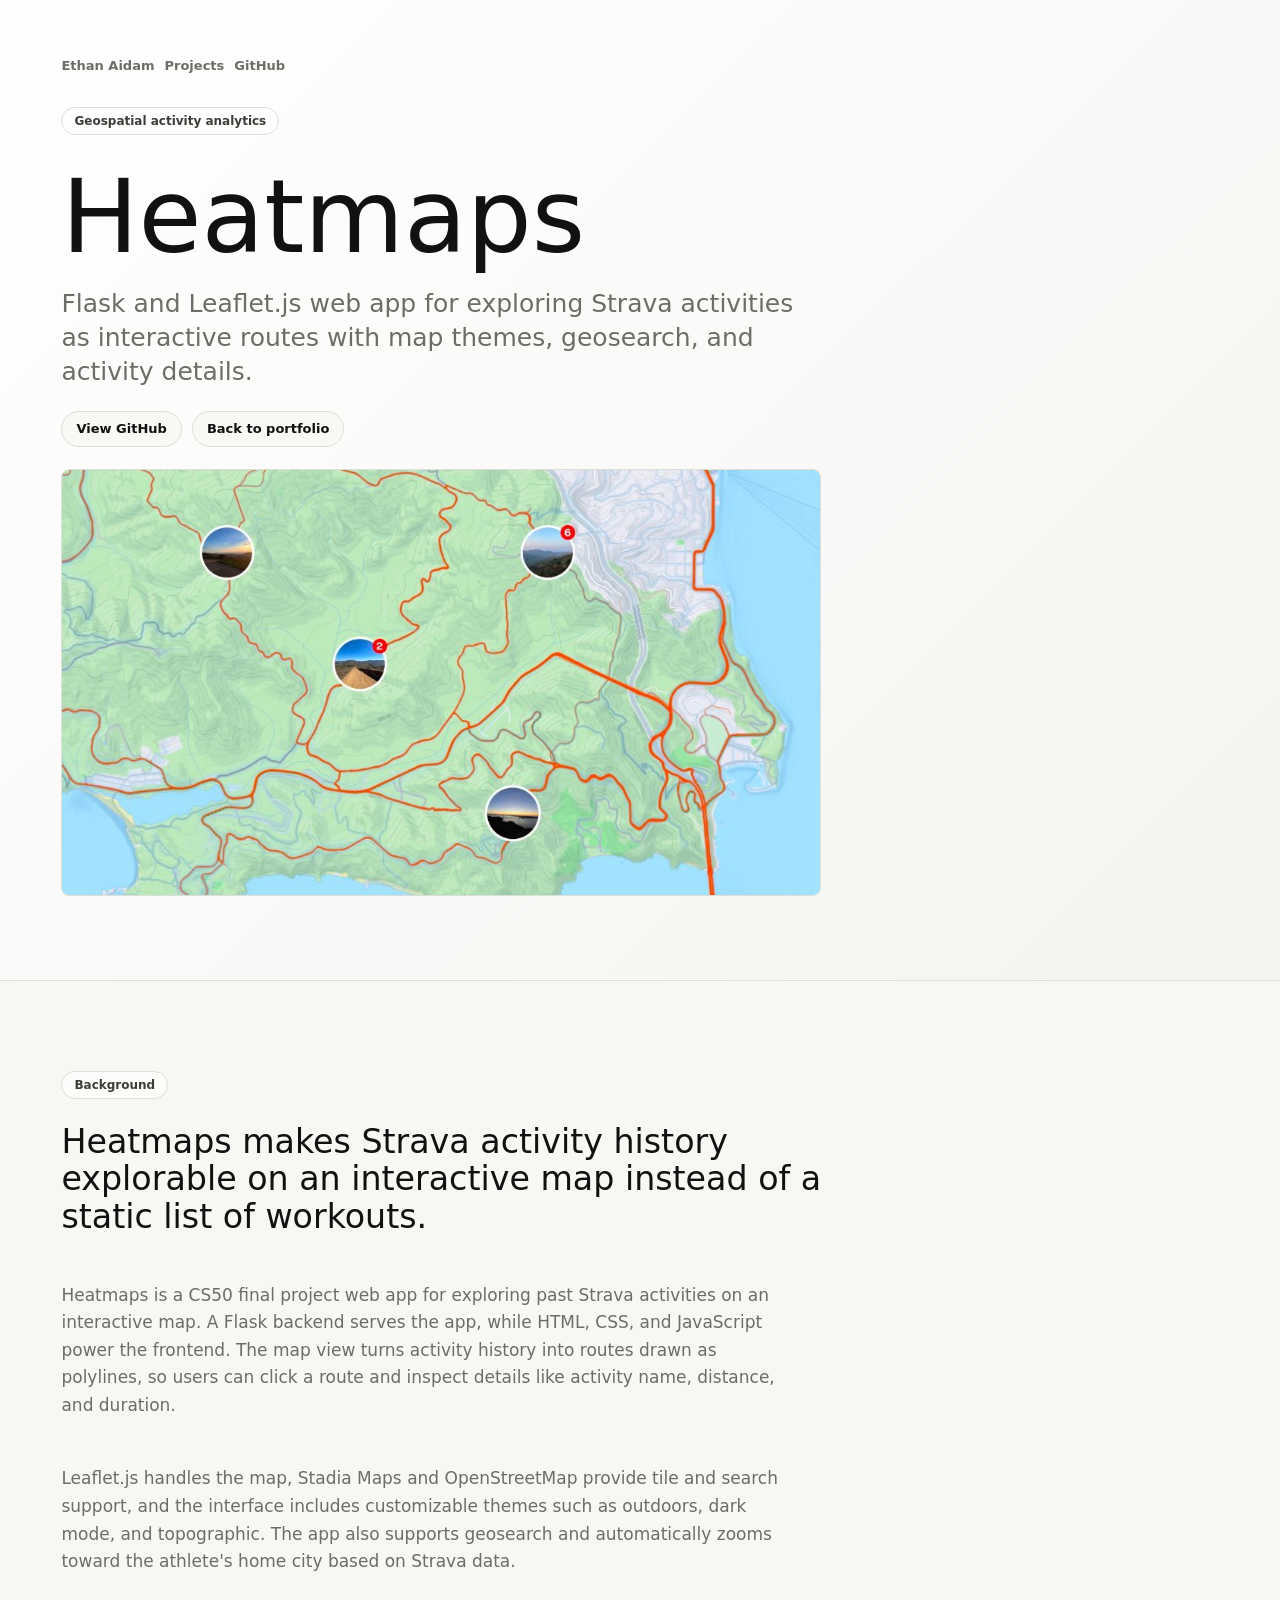
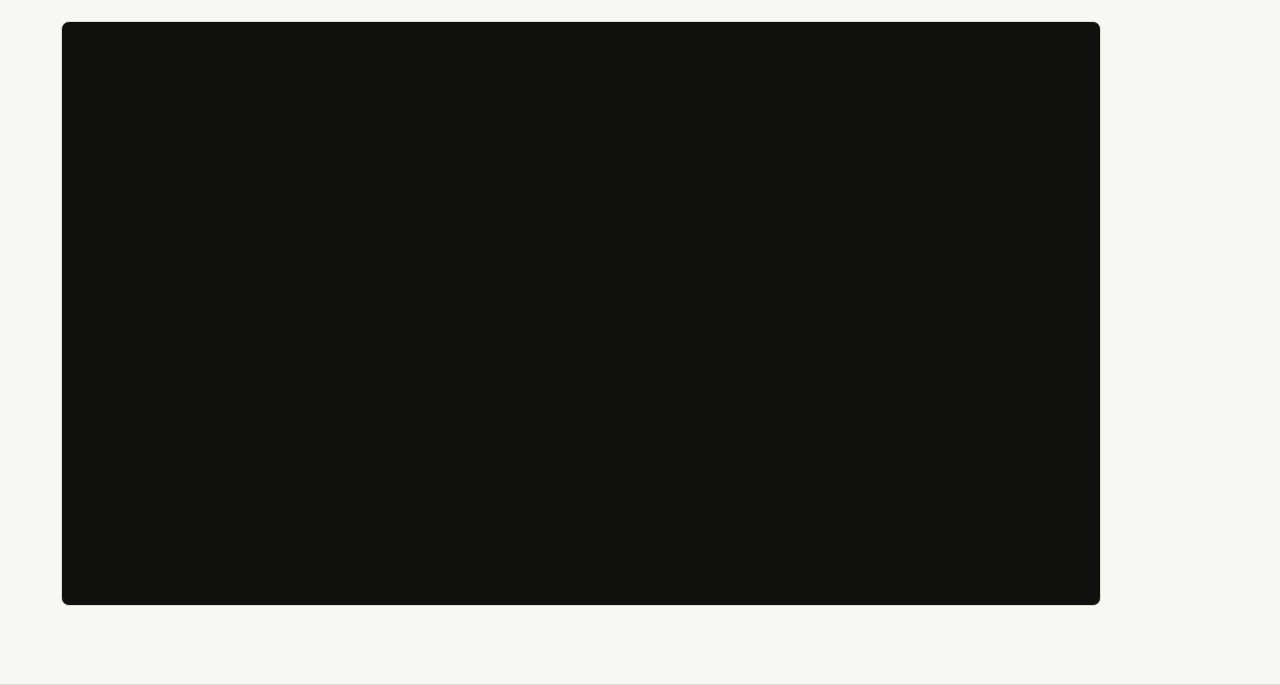
<file: projects/heatmaps/index.html>
<!doctype html>
<html lang="en">
<head>
  <meta charset="utf-8">
  <meta name="viewport" content="width=device-width, initial-scale=1">
  <title>Heatmaps | Ethan Aidam</title>
  <meta name="description" content="Flask and Leaflet.js web app for exploring Strava activities as interactive routes with map themes, geosearch, and activity details.">
  <link rel="icon" type="image/svg+xml" href="/favicon.svg">
  <link rel="stylesheet" href="/assets/styles.css">
</head>
<body><main class="case-page">
      <header class="case-hero">
        <nav><a href="/">Ethan Aidam</a><a href="/#projects">Projects</a><a href="https://github.com/e-aidam/Heatmaps">GitHub</a></nav>
        <p class="eyebrow">Geospatial activity analytics</p>
        <h1>Heatmaps</h1>
        <p>Flask and Leaflet.js web app for exploring Strava activities as interactive routes with map themes, geosearch, and activity details.</p>
        <div class="case-actions"><a href="https://github.com/e-aidam/Heatmaps">View GitHub</a><a href="/#projects">Back to portfolio</a></div>
        <div class="case-hero-thumb"><img src="/home/thumbnails/heatmaps.jpg" alt="Topographic map overlaid with orange GPS activity tracks and clustered photo pins." decoding="async"></div>
      </header>
      
      <section class="case-section heatmaps-background-section">
    <div class="case-section-head">
      <p class="section-label">Background</p>
      <h2>Heatmaps makes Strava activity history explorable on an interactive map instead of a static list of workouts.</h2>
      <p class="case-copy">Heatmaps is a CS50 final project web app for exploring past Strava activities on an interactive map. A Flask backend serves the app, while HTML, CSS, and JavaScript power the frontend. The map view turns activity history into routes drawn as polylines, so users can click a route and inspect details like activity name, distance, and duration.</p>
      <p class="case-copy">Leaflet.js handles the map, Stadia Maps and OpenStreetMap provide tile and search support, and the interface includes customizable themes such as outdoors, dark mode, and topographic. The app also supports geosearch and automatically zooms toward the athlete&#39;s home city based on Strava data.</p>
    </div>
    <div class="project-video-frame"><iframe allow="accelerometer; autoplay; clipboard-write; encrypted-media; gyroscope; picture-in-picture; web-share" allowfullscreen referrerpolicy="strict-origin-when-cross-origin" src="https://www.youtube.com/embed/a-BCQkuSGDY" title="Heatmaps project demo video"></iframe></div>
  </section>
      
      
    </main><script src="/assets/presentation-interactions.js" defer></script></body>
</html>
</file>
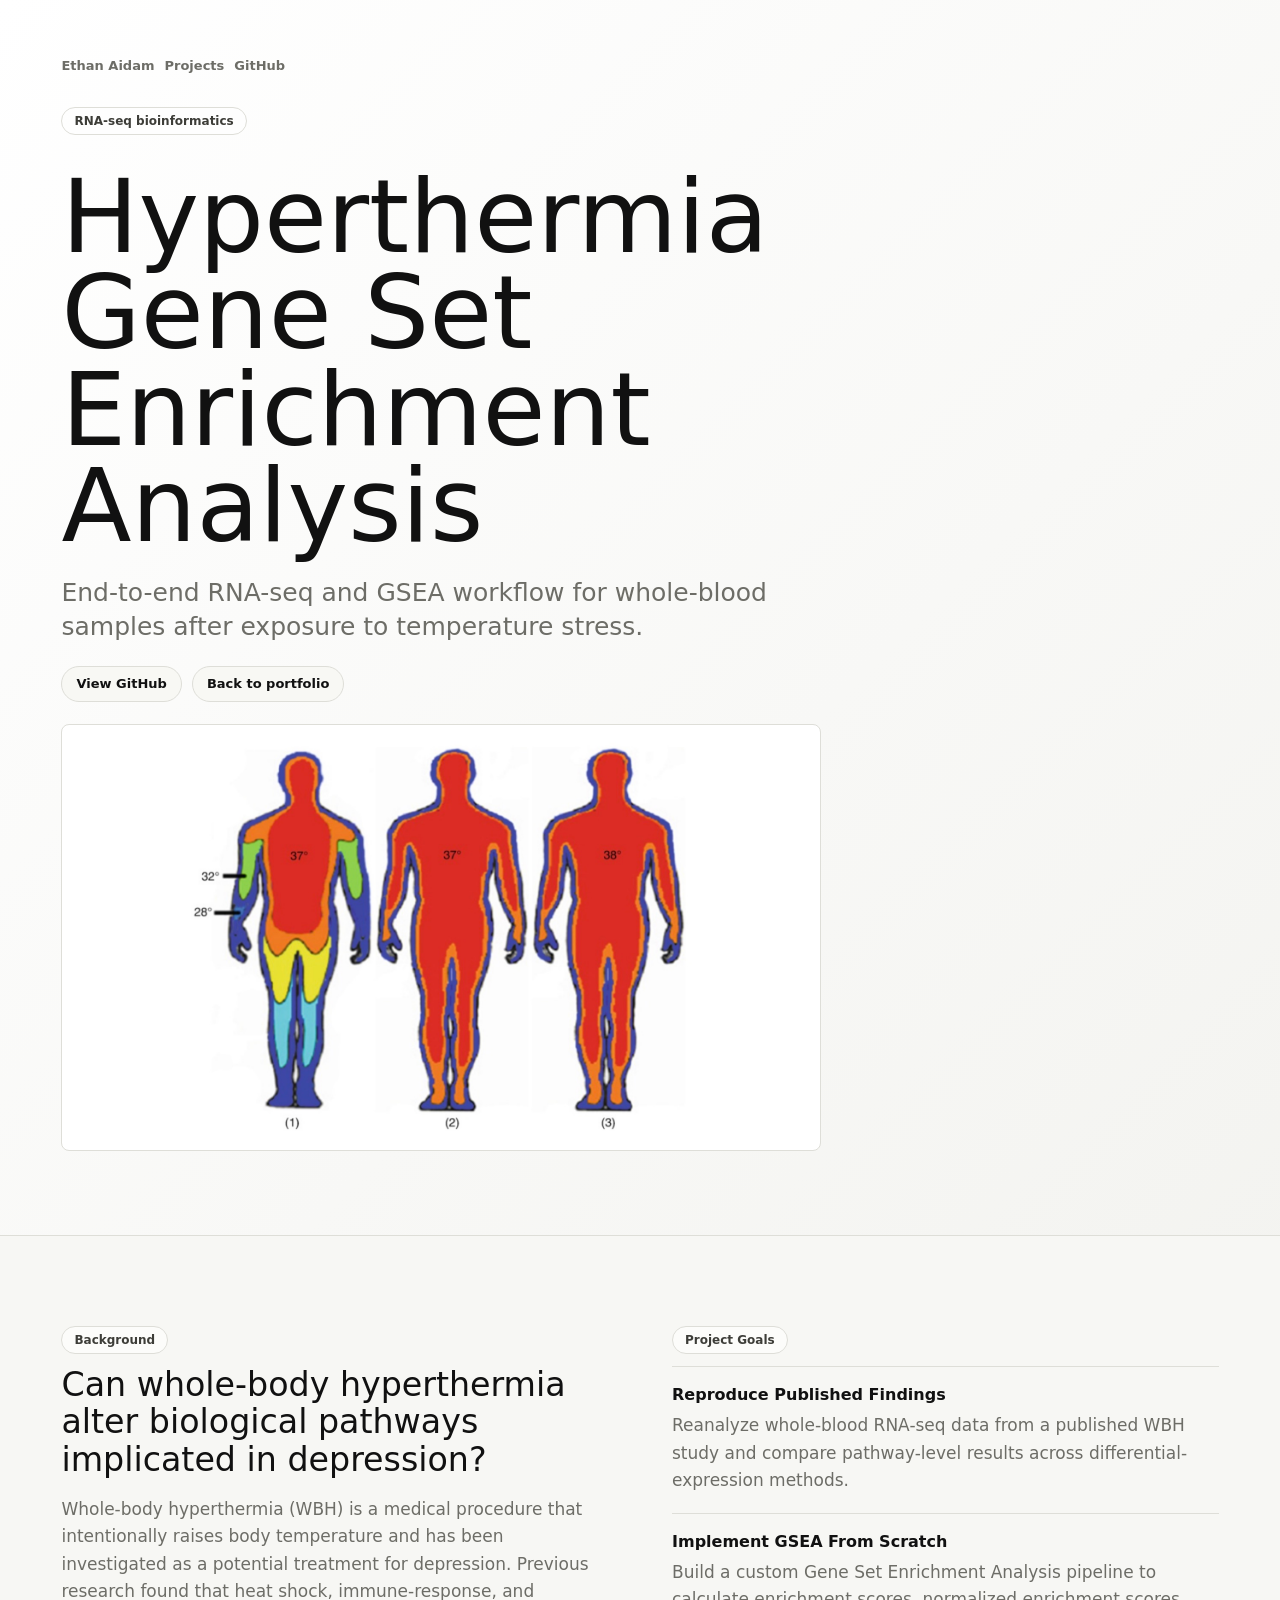
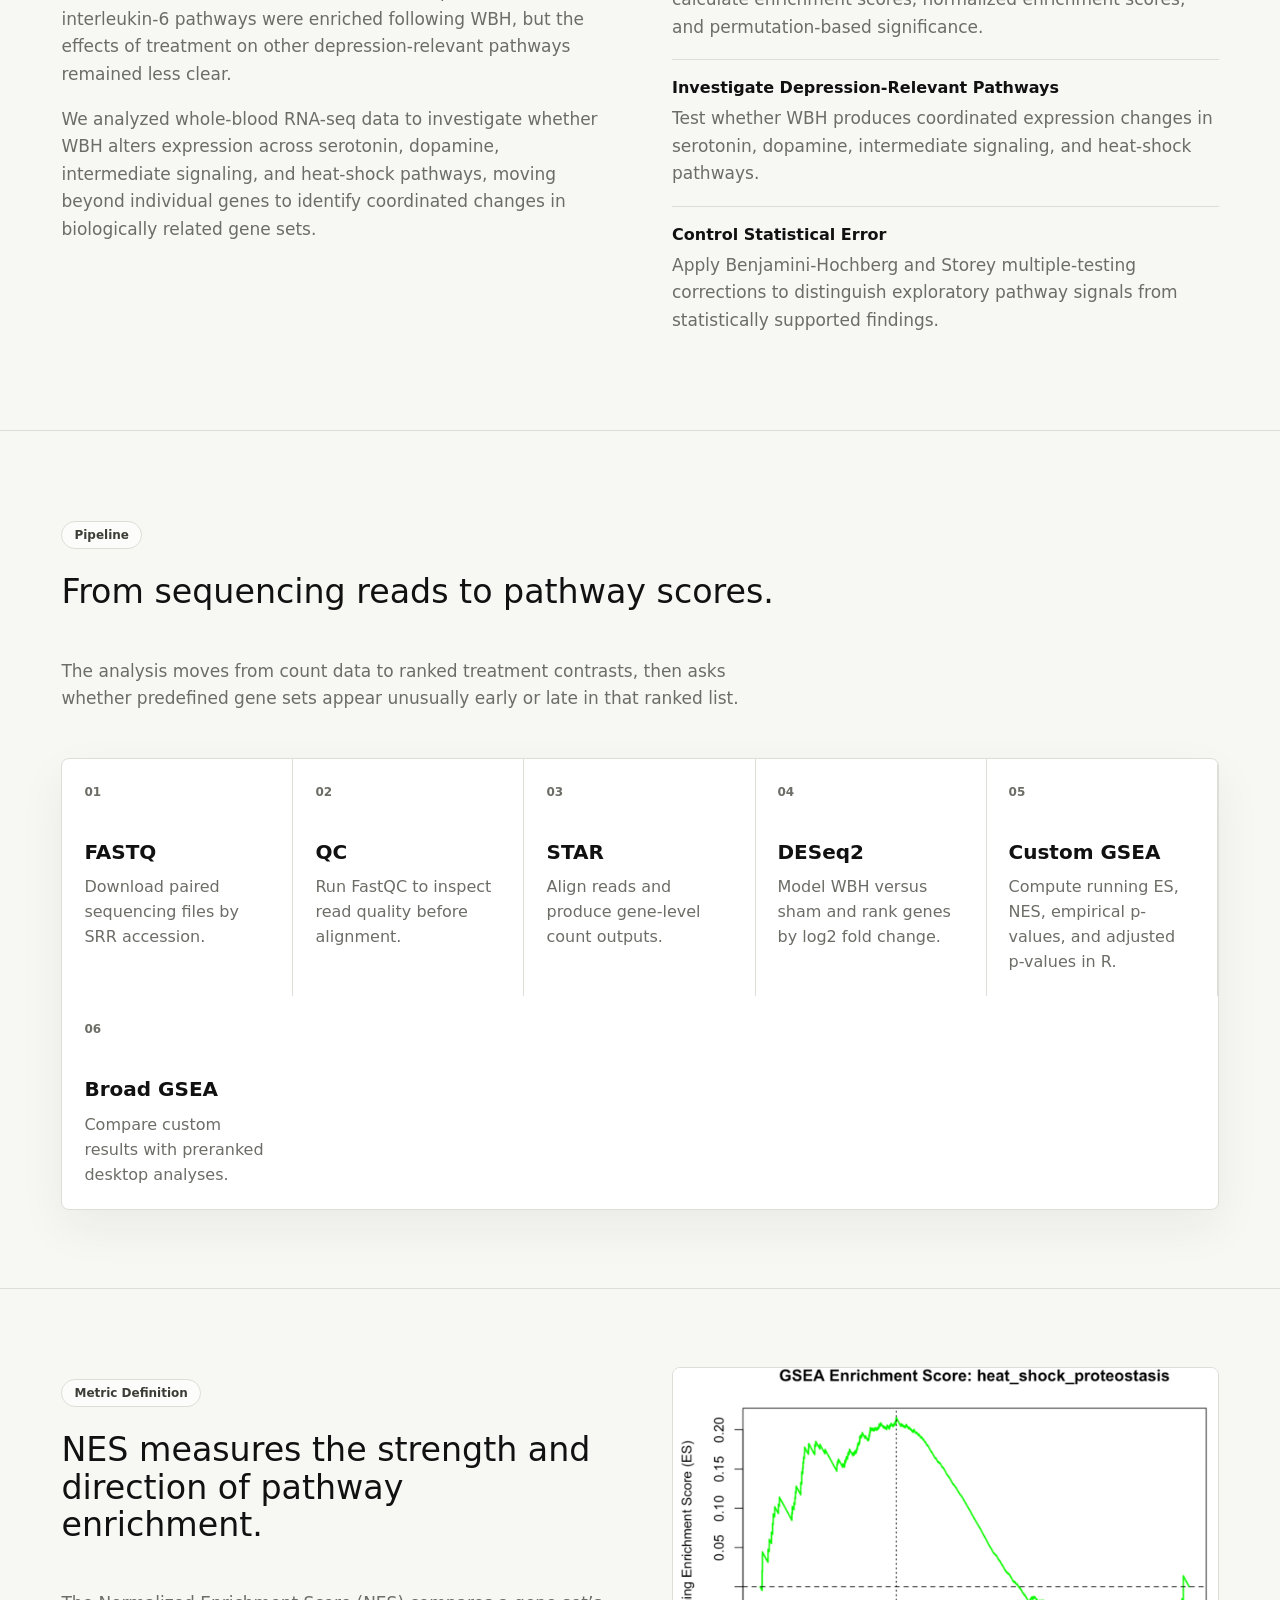
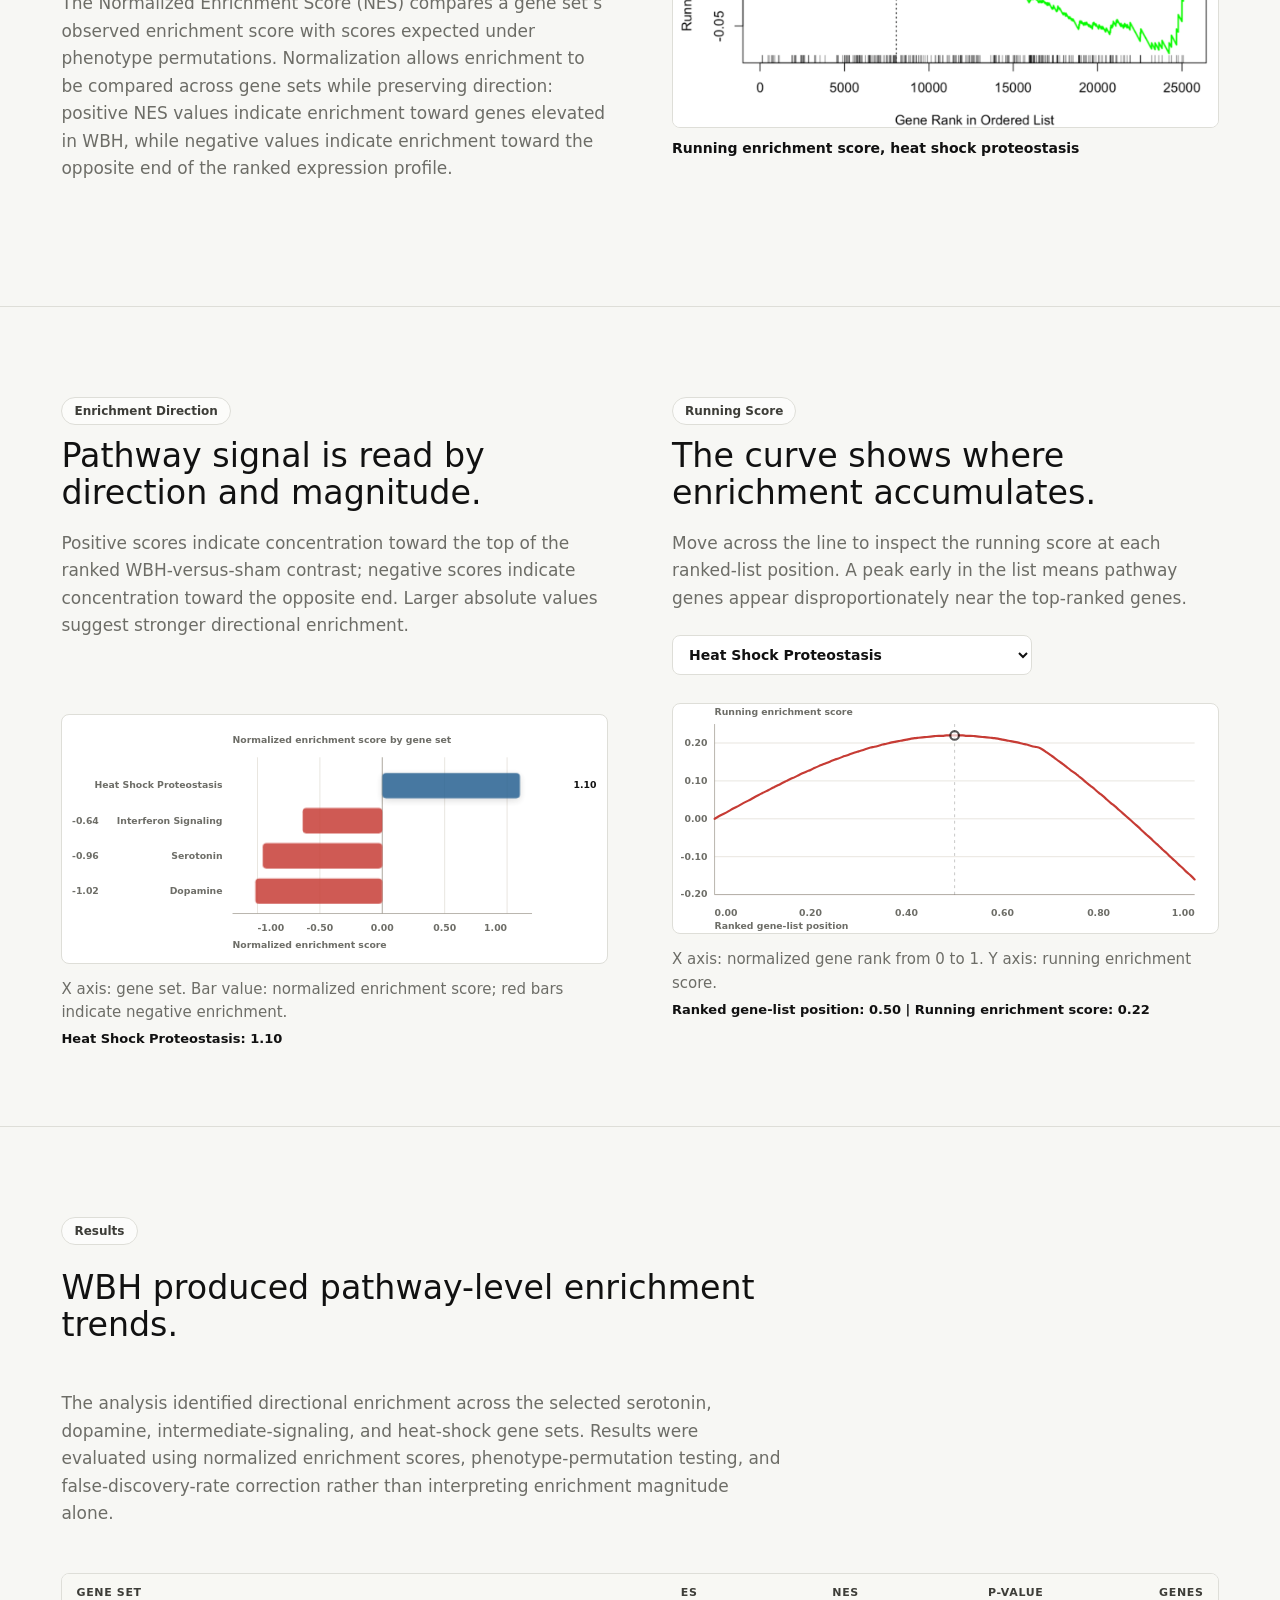
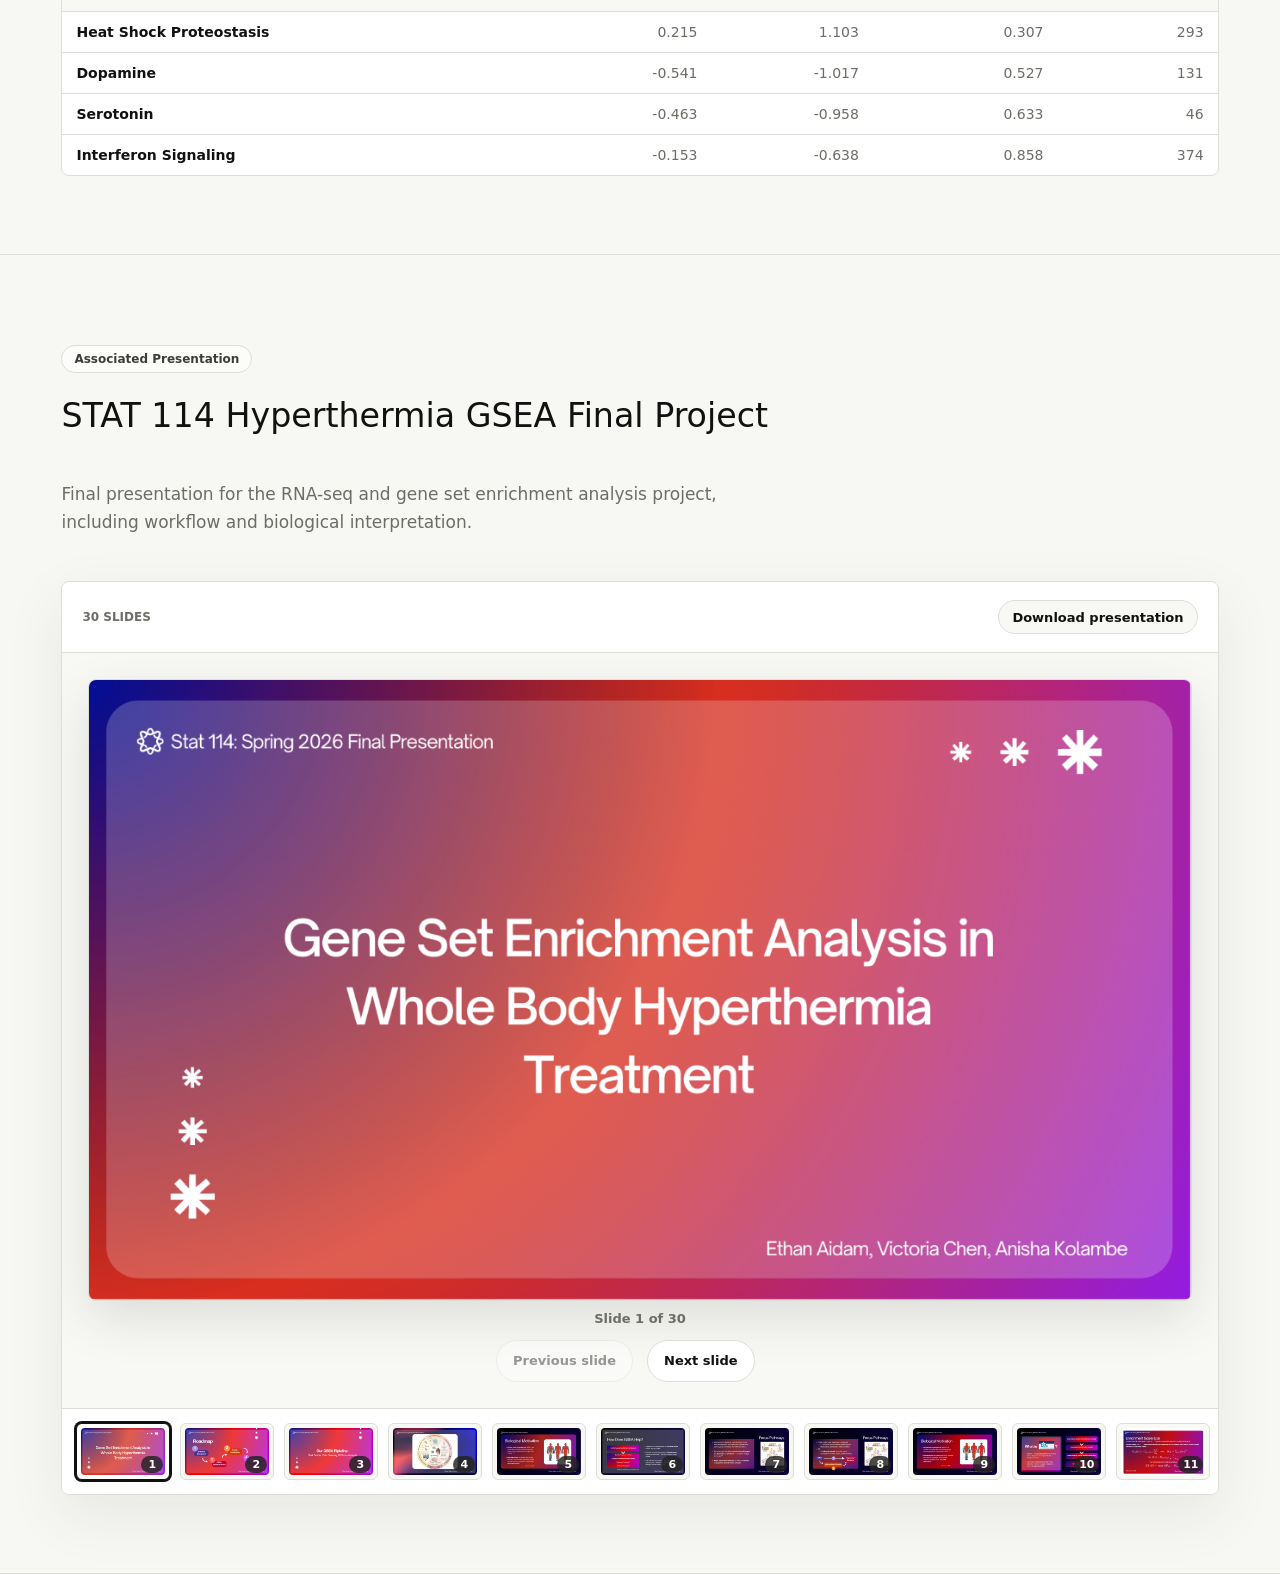
<file: projects/hyperthermia-gsea/index.html>
<!doctype html>
<html lang="en">
<head>
  <meta charset="utf-8">
  <meta name="viewport" content="width=device-width, initial-scale=1">
  <title>Hyperthermia Gene Set Enrichment Analysis | Ethan Aidam</title>
  <meta name="description" content="End-to-end RNA-seq and GSEA workflow for whole-blood samples exposed to temperature stress.">
  <link rel="icon" type="image/svg+xml" href="/favicon.svg">
  <link rel="stylesheet" href="/assets/styles.css">
</head>
<body><main class="case-page">
      <header class="case-hero">
        <nav><a href="/">Ethan Aidam</a><a href="/#projects">Projects</a><a href="https://github.com/e-aidam/stat114_gsea_proj">GitHub</a></nav>
        <p class="eyebrow">RNA-seq bioinformatics</p>
        <h1>Hyperthermia Gene Set Enrichment Analysis</h1>
        <p>End-to-end RNA-seq and GSEA workflow for whole-blood samples after exposure to temperature stress.</p>
        <div class="case-actions"><a href="https://github.com/e-aidam/stat114_gsea_proj">View GitHub</a><a href="/#projects">Back to portfolio</a></div>
        <div class="case-hero-thumb case-hero-thumb-contain"><img src="/home/thumbnails/hyperthermia-gsea.jpg" alt="Diagram of three human body figures color-coded by skin and core temperature during heat exposure." decoding="async"></div>
      </header>
      <section class="case-section case-two-col">
        <div><p class="section-label">Background</p><h2>Can whole-body hyperthermia alter biological pathways implicated in depression?</h2><p class="case-copy">Whole-body hyperthermia (WBH) is a medical procedure that intentionally raises body temperature and has been investigated as a potential treatment for depression. Previous research found that heat shock, immune-response, and interleukin-6 pathways were enriched following WBH, but the effects of treatment on other depression-relevant pathways remained less clear.</p><p class="case-copy">We analyzed whole-blood RNA-seq data to investigate whether WBH alters expression across serotonin, dopamine, intermediate signaling, and heat-shock pathways, moving beyond individual genes to identify coordinated changes in biologically related gene sets.</p></div>
        <div><p class="section-label">Project Goals</p><article class="thought-row"><strong>Reproduce Published Findings</strong><p>Reanalyze whole-blood RNA-seq data from a published WBH study and compare pathway-level results across differential-expression methods.</p></article><article class="thought-row"><strong>Implement GSEA From Scratch</strong><p>Build a custom Gene Set Enrichment Analysis pipeline to calculate enrichment scores, normalized enrichment scores, and permutation-based significance.</p></article><article class="thought-row"><strong>Investigate Depression-Relevant Pathways</strong><p>Test whether WBH produces coordinated expression changes in serotonin, dopamine, intermediate signaling, and heat-shock pathways.</p></article><article class="thought-row"><strong>Control Statistical Error</strong><p>Apply Benjamini-Hochberg and Storey multiple-testing corrections to distinguish exploratory pathway signals from statistically supported findings.</p></article></div>
      </section>
      
    <section class="case-section">
      <div class="case-section-head"><p class="section-label">Pipeline</p><h2>From sequencing reads to pathway scores.</h2><p class="case-copy">The analysis moves from count data to ranked treatment contrasts, then asks whether predefined gene sets appear unusually early or late in that ranked list.</p></div>
      <div class="workflow-strip"><article>
        <span>01</span>
        <strong>FASTQ</strong>
        <p>Download paired sequencing files by SRR accession.</p>
      </article><article>
        <span>02</span>
        <strong>QC</strong>
        <p>Run FastQC to inspect read quality before alignment.</p>
      </article><article>
        <span>03</span>
        <strong>STAR</strong>
        <p>Align reads and produce gene-level count outputs.</p>
      </article><article>
        <span>04</span>
        <strong>DESeq2</strong>
        <p>Model WBH versus sham and rank genes by log2 fold change.</p>
      </article><article>
        <span>05</span>
        <strong>Custom GSEA</strong>
        <p>Compute running ES, NES, empirical p-values, and adjusted p-values in R.</p>
      </article><article>
        <span>06</span>
        <strong>Broad GSEA</strong>
        <p>Compare custom results with preranked desktop analyses.</p>
      </article></div>
    </section>
    <section class="case-section case-two-col"><div class="case-section-head"><p class="section-label">Metric Definition</p><h2>NES measures the strength and direction of pathway enrichment.</h2><p class="case-copy">The Normalized Enrichment Score (NES) compares a gene set’s observed enrichment score with scores expected under phenotype permutations. Normalization allows enrichment to be compared across gene sets while preserving direction: positive NES values indicate enrichment toward genes elevated in WBH, while negative values indicate enrichment toward the opposite end of the ranked expression profile.</p></div><figure class="enrichment-figure">
        <img src="/hyperthermia-gsea/enrichment-score.png" alt="Running enrichment score curve for the heat shock proteostasis gene set, rising to a peak of about 0.21 near rank 8,000 of the ordered gene list before falling below zero, with pathway gene positions marked as ticks along the bottom axis.">
        <figcaption><strong>Running enrichment score, heat shock proteostasis</strong></figcaption>
      </figure></section>
    <div class="project-visualization-enhancement" data-project-visualizations="hyperthermia-gsea" data-artifact="/assets/project-artifacts/hyperthermia-gsea.json" hidden></div>
      <section class="case-section presentation-section">
    <div class="case-section-head">
      <p class="section-label">Associated Presentation</p>
      <h2>STAT 114 Hyperthermia GSEA Final Project</h2>
      <p class="case-copy">Final presentation for the RNA-seq and gene set enrichment analysis project, including workflow and biological interpretation.</p>
    </div>
    <div class="presentation-viewer">
      <div class="presentation-toolbar">
        <span>30 slides</span>
        <a class="asset-download-link" href="/project-decks/hyperthermia-gsea-final-project.pptx" download="hyperthermia-gsea-final-project.pptx">Download presentation</a>
      </div>
      <div class="presentation-stage static-presentation-stage">
        <figure>
          <img src="/project-decks/previews/hyperthermia-gsea/slide-1.png" alt="STAT 114 Hyperthermia GSEA Final Project, slide 1 of 30">
          <figcaption>Slide 1 of 30</figcaption>
        </figure>
      </div>
      <div class="presentation-scrubber">
        <a href="/project-decks/previews/hyperthermia-gsea/slide-1.png" aria-label="Open slide 1"><img src="/project-decks/previews/hyperthermia-gsea/slide-1.png" alt=""><span>1</span></a><a href="/project-decks/previews/hyperthermia-gsea/slide-2.png" aria-label="Open slide 2"><img src="/project-decks/previews/hyperthermia-gsea/slide-2.png" alt=""><span>2</span></a><a href="/project-decks/previews/hyperthermia-gsea/slide-3.png" aria-label="Open slide 3"><img src="/project-decks/previews/hyperthermia-gsea/slide-3.png" alt=""><span>3</span></a><a href="/project-decks/previews/hyperthermia-gsea/slide-4.png" aria-label="Open slide 4"><img src="/project-decks/previews/hyperthermia-gsea/slide-4.png" alt=""><span>4</span></a><a href="/project-decks/previews/hyperthermia-gsea/slide-5.png" aria-label="Open slide 5"><img src="/project-decks/previews/hyperthermia-gsea/slide-5.png" alt=""><span>5</span></a><a href="/project-decks/previews/hyperthermia-gsea/slide-6.png" aria-label="Open slide 6"><img src="/project-decks/previews/hyperthermia-gsea/slide-6.png" alt=""><span>6</span></a><a href="/project-decks/previews/hyperthermia-gsea/slide-7.png" aria-label="Open slide 7"><img src="/project-decks/previews/hyperthermia-gsea/slide-7.png" alt=""><span>7</span></a><a href="/project-decks/previews/hyperthermia-gsea/slide-8.png" aria-label="Open slide 8"><img src="/project-decks/previews/hyperthermia-gsea/slide-8.png" alt=""><span>8</span></a><a href="/project-decks/previews/hyperthermia-gsea/slide-9.png" aria-label="Open slide 9"><img src="/project-decks/previews/hyperthermia-gsea/slide-9.png" alt=""><span>9</span></a><a href="/project-decks/previews/hyperthermia-gsea/slide-10.png" aria-label="Open slide 10"><img src="/project-decks/previews/hyperthermia-gsea/slide-10.png" alt=""><span>10</span></a><a href="/project-decks/previews/hyperthermia-gsea/slide-11.png" aria-label="Open slide 11"><img src="/project-decks/previews/hyperthermia-gsea/slide-11.png" alt=""><span>11</span></a><a href="/project-decks/previews/hyperthermia-gsea/slide-12.png" aria-label="Open slide 12"><img src="/project-decks/previews/hyperthermia-gsea/slide-12.png" alt=""><span>12</span></a>
      </div>
    </div>
  </section>
      
    </main><script src="/assets/vendor/d3.v7.min.js" defer></script><script src="/assets/project-visualizations.js?v=2" defer></script><script src="/assets/presentation-interactions.js" defer></script></body>
</html>
</file>
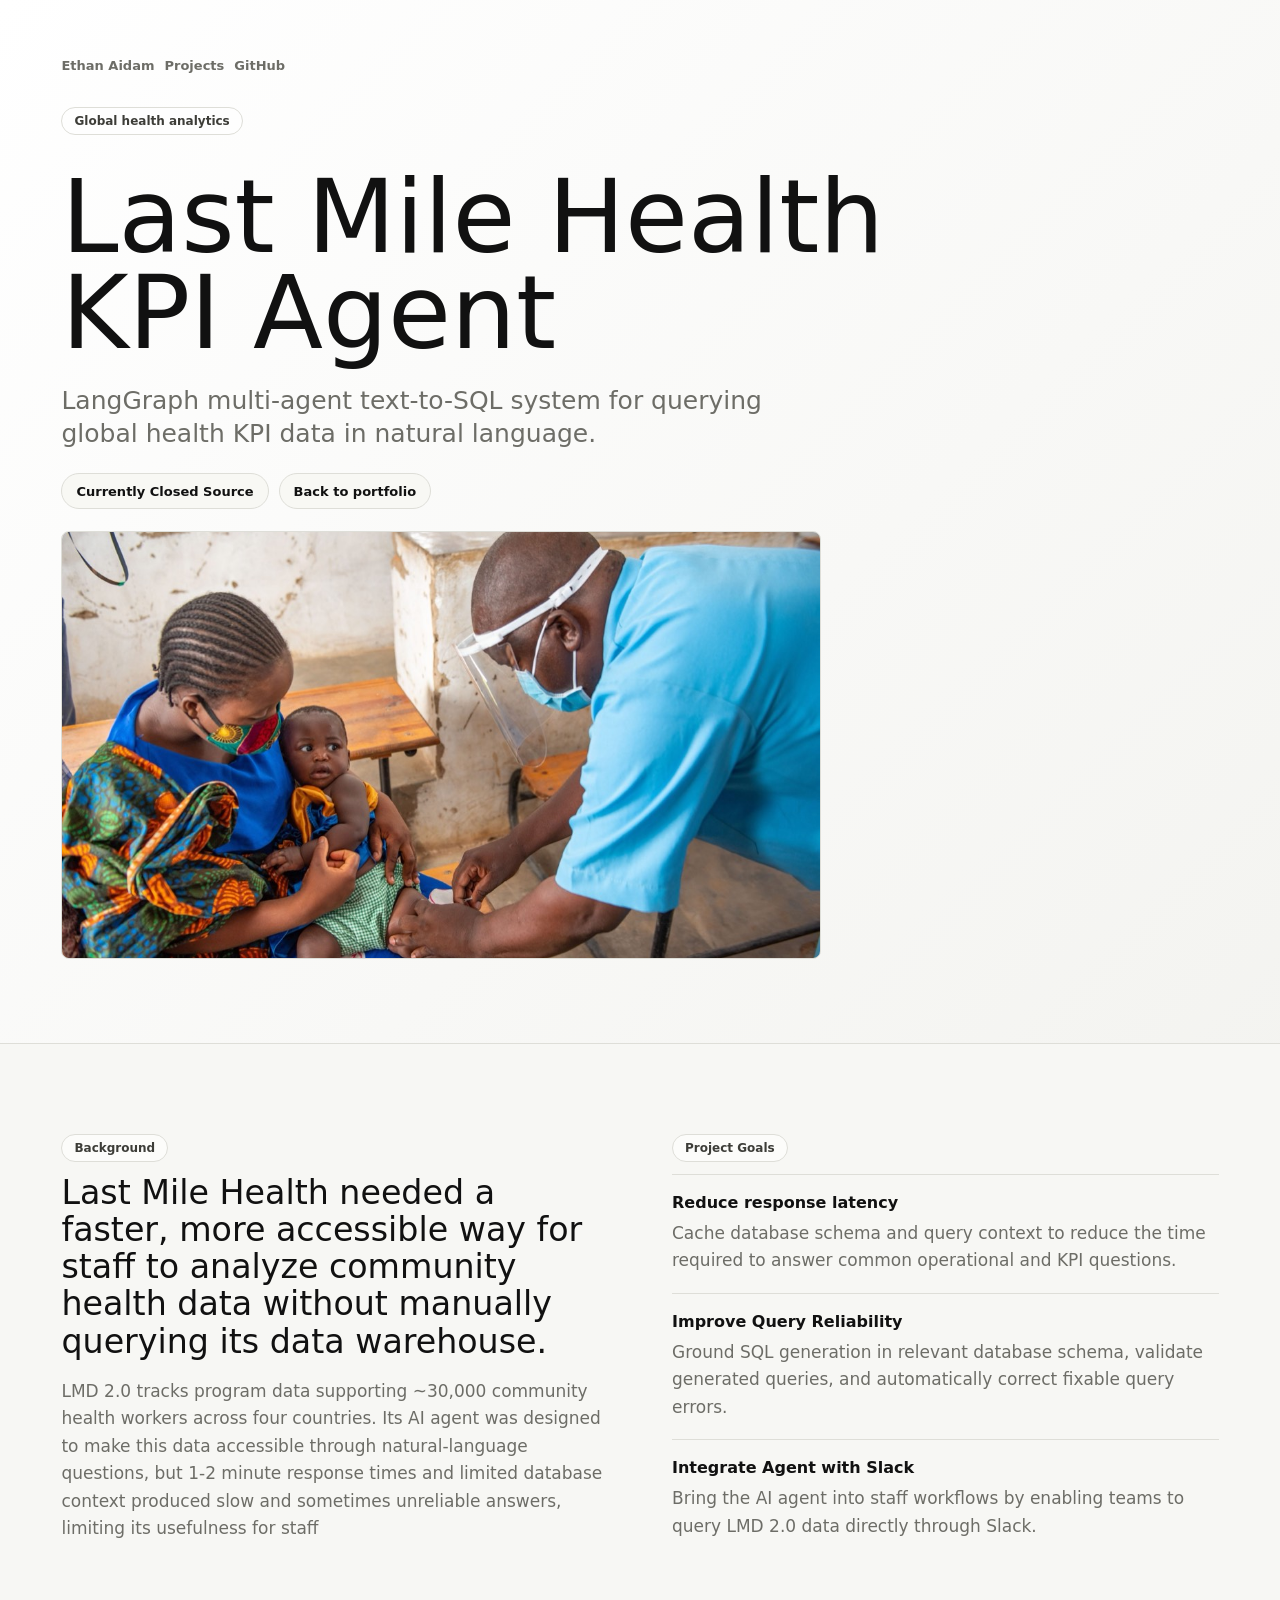
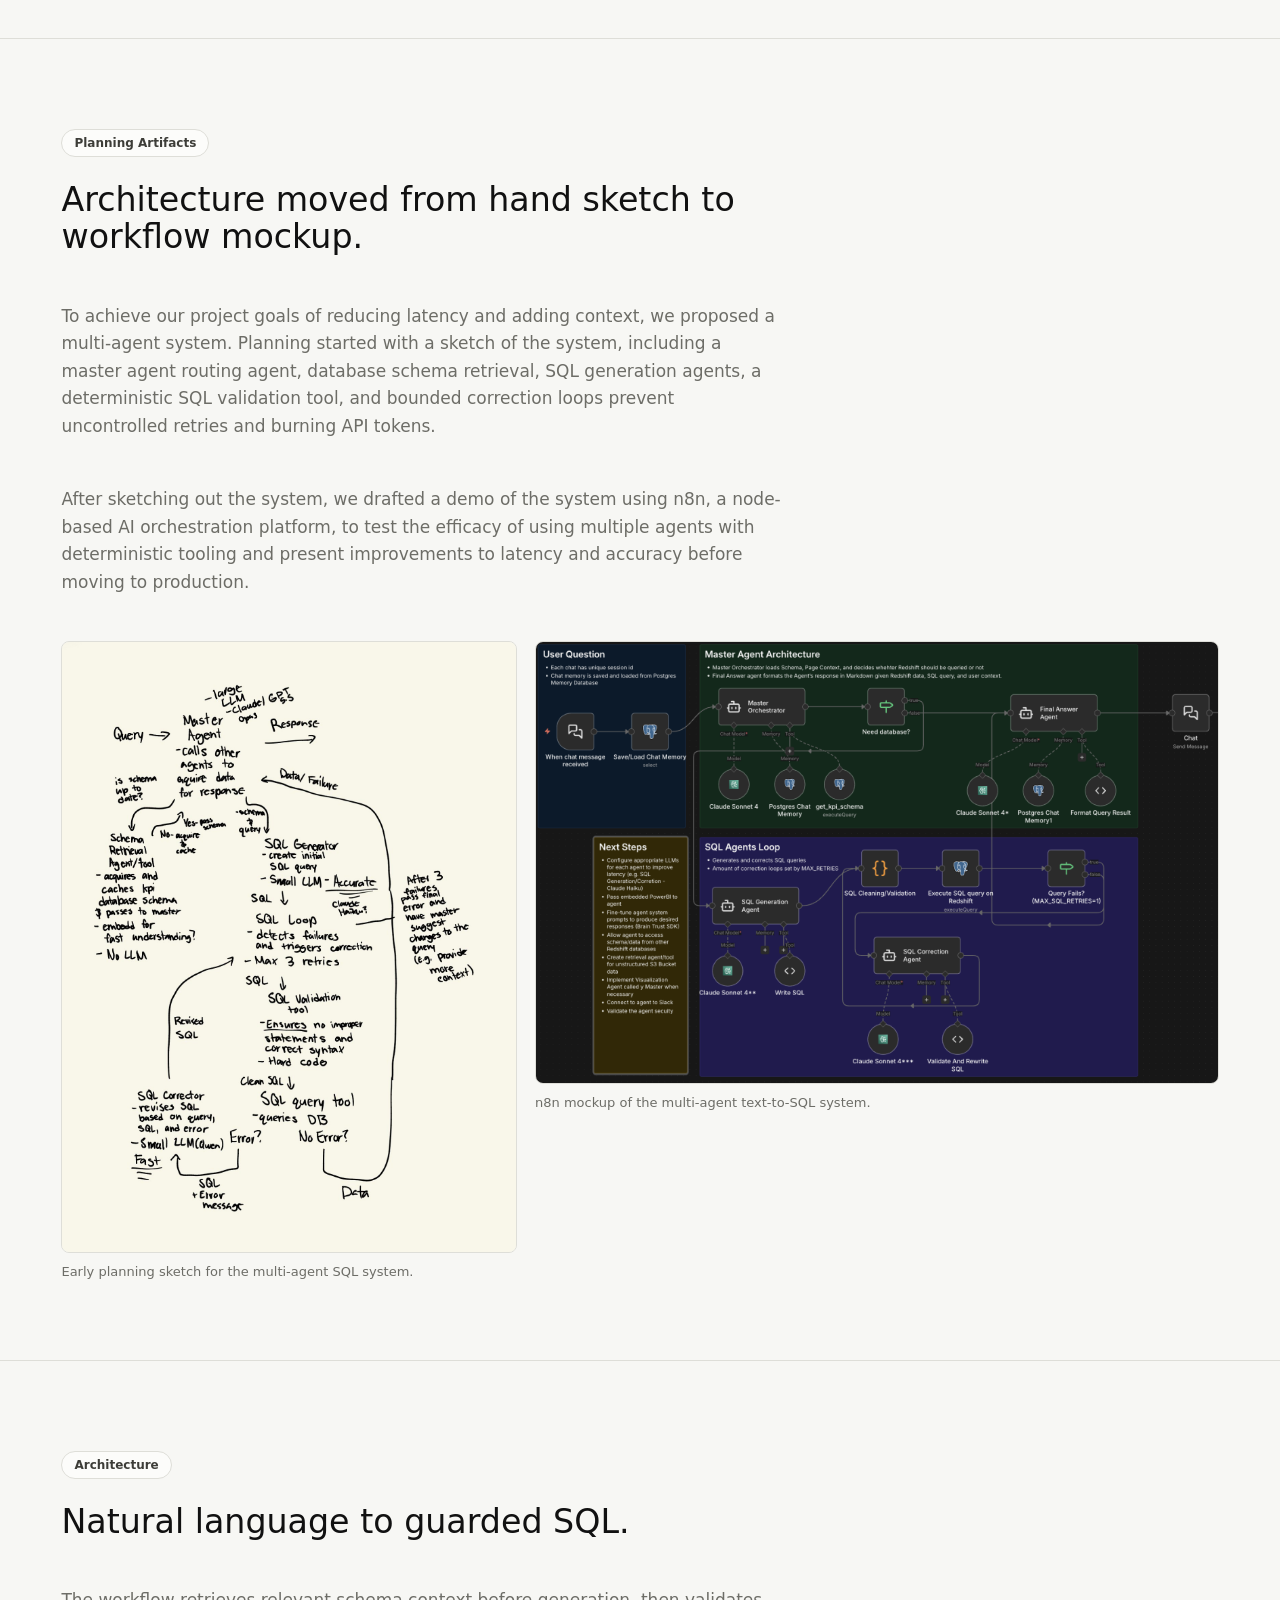
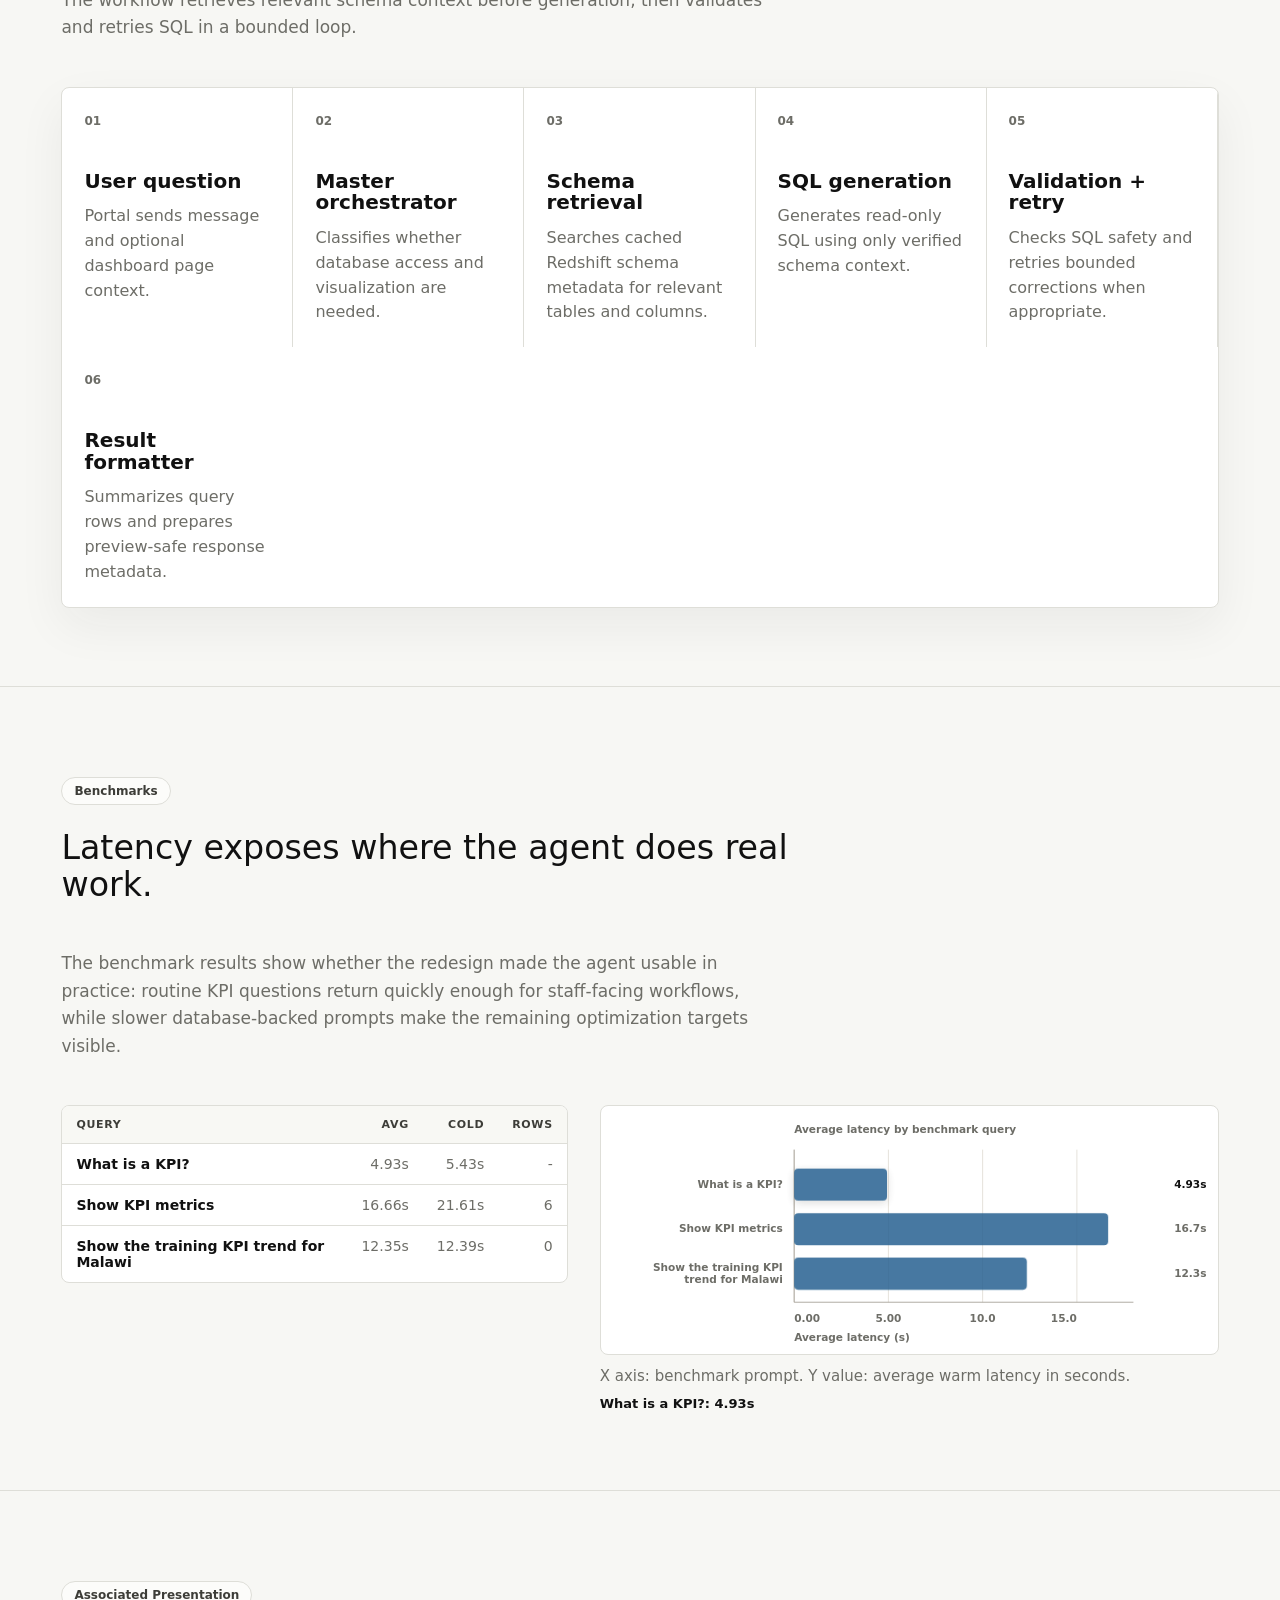
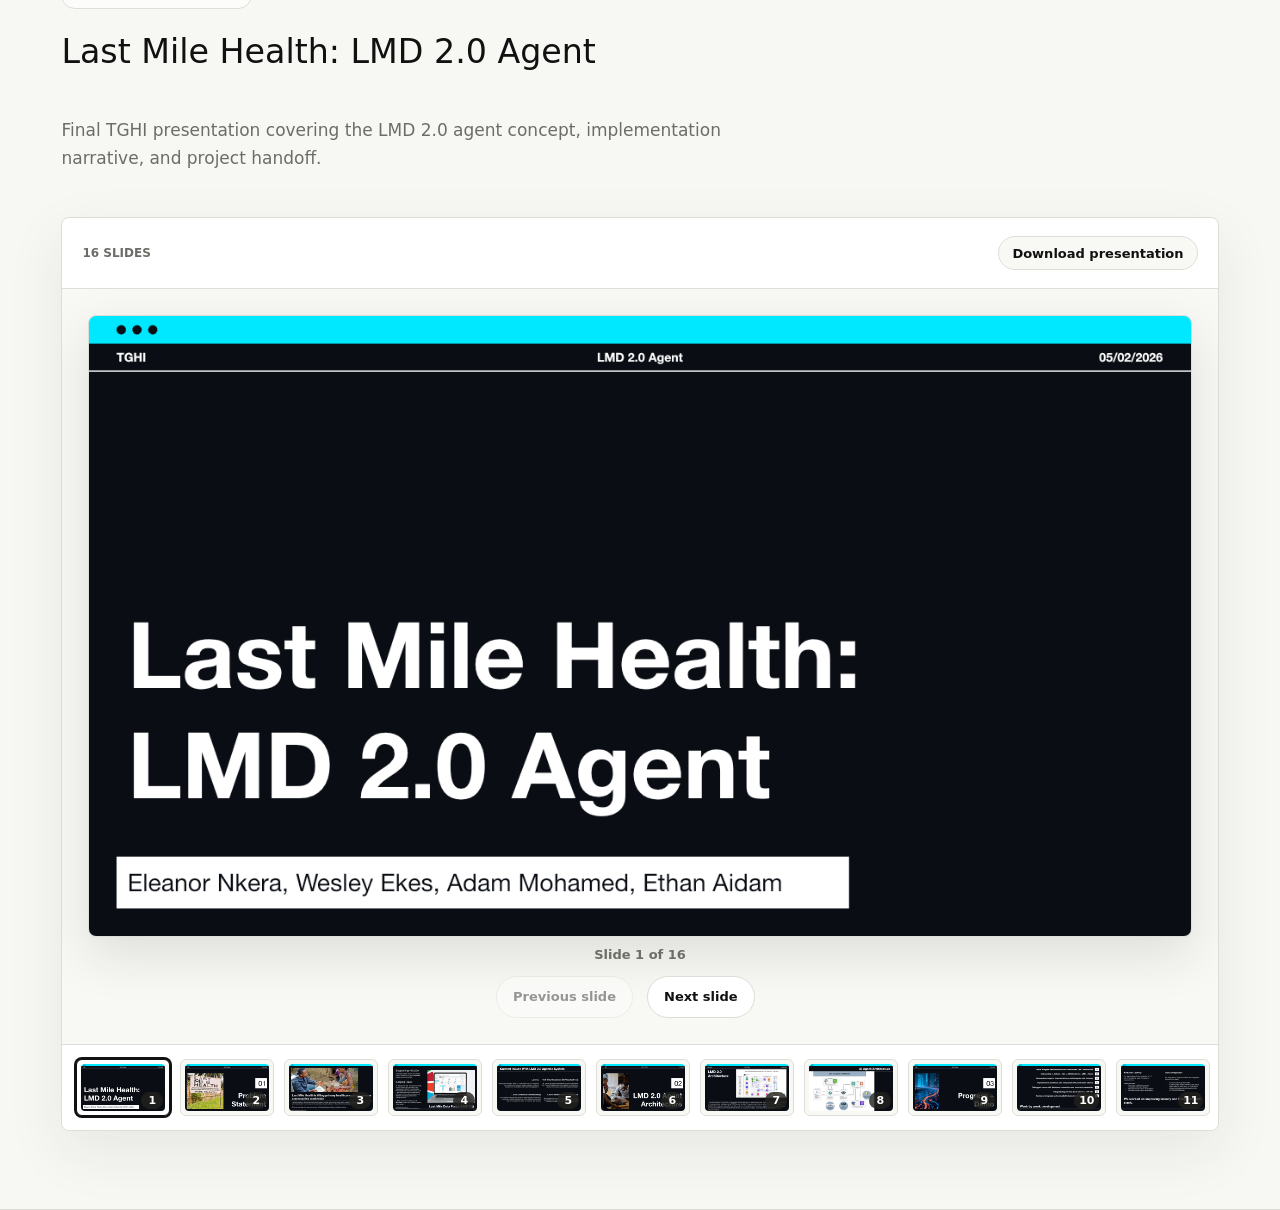
<file: projects/last-mile-health-ai-assistant/index.html>
<!doctype html>
<html lang="en">
<head>
  <meta charset="utf-8">
  <meta name="viewport" content="width=device-width, initial-scale=1">
  <title>Last Mile Health KPI Agent | Ethan Aidam</title>
  <meta name="description" content="LangGraph multi-agent text-to-SQL system for querying global health KPI data in natural language.">
  <link rel="icon" type="image/svg+xml" href="/favicon.svg">
  <link rel="stylesheet" href="/assets/styles.css">
</head>
<body><main class="case-page lmd-case-page">
      <header class="case-hero">
        <nav><a href="/">Ethan Aidam</a><a href="/#projects">Projects</a><a href="https://github.com/Last-Mile-Health/lmd-2-agent">GitHub</a></nav>
        <p class="eyebrow">Global health analytics</p>
        <h1>Last Mile Health KPI Agent</h1>
        <p>LangGraph multi-agent text-to-SQL system for querying global health KPI data in natural language.</p>
        <div class="case-actions"><span>Currently Closed Source</span><a href="/#projects">Back to portfolio</a></div>
        <div class="case-hero-thumb"><img src="/home/thumbnails/last-mile-health-ai-assistant.jpg" alt="A community health worker vaccinates an infant held by their mother at a village clinic." decoding="async"></div>
      </header>
      <section class="case-section case-two-col">
        <div><p class="section-label">Background</p><h2>Last Mile Health needed a faster, more accessible way for staff to analyze community health data without manually querying its data warehouse.</h2><p class="case-copy">LMD 2.0 tracks program data supporting ~30,000 community health workers across four countries. Its AI agent was designed to make this data accessible through natural-language questions, but 1-2 minute response times and limited database context produced slow and sometimes unreliable answers, limiting its usefulness for staff</p></div>
        <div><p class="section-label">Project Goals</p><article class="thought-row"><strong>Reduce response latency</strong><p>Cache database schema and query context to reduce the time required to answer common operational and KPI questions.</p></article><article class="thought-row"><strong>Improve Query Reliability</strong><p>Ground SQL generation in relevant database schema, validate generated queries, and automatically correct fixable query errors.</p></article><article class="thought-row"><strong>Integrate Agent with Slack</strong><p>Bring the AI agent into staff workflows by enabling teams to query LMD 2.0 data directly through Slack.</p></article></div>
      </section>
      
    <section class="case-section lmd-figures-section">
      <div class="case-section-head">
        <p class="section-label">Planning Artifacts</p>
        <h2>Architecture moved from hand sketch to workflow mockup.</h2>
        <p class="case-copy">To achieve our project goals of reducing latency and adding context, we proposed a multi-agent system. Planning started with a sketch of the system, including a master agent routing agent, database schema retrieval, SQL generation agents, a deterministic SQL validation tool, and bounded correction loops prevent uncontrolled retries and burning API tokens.</p>
        <p class="case-copy">After sketching out the system, we drafted a demo of the system using n8n, a node-based AI orchestration platform, to test the efficacy of using multiple agents with deterministic tooling and present improvements to latency and accuracy before moving to production.</p>
      </div>
      <div class="lmd-figure-grid">
        <figure><img src="/lmd-case/planning-sketch.jpg" alt="Handwritten planning sketch showing the master agent and SQL workflow."><figcaption>Early planning sketch for the multi-agent SQL system.</figcaption></figure>
        <figure><img src="/lmd-case/n8n-architecture.png" alt="Visual workflow architecture mockup for the LMD 2.0 AI agent."><figcaption>n8n mockup of the multi-agent text-to-SQL system.</figcaption></figure>
      </div>
    </section>
    <section class="case-section">
      <div class="case-section-head"><p class="section-label">Architecture</p><h2>Natural language to guarded SQL.</h2><p class="case-copy">The workflow retrieves relevant schema context before generation, then validates and retries SQL in a bounded loop.</p></div>
      <div class="workflow-strip"><article>
        <span>01</span>
        <strong>User question</strong>
        <p>Portal sends message and optional dashboard page context.</p>
      </article><article>
        <span>02</span>
        <strong>Master orchestrator</strong>
        <p>Classifies whether database access and visualization are needed.</p>
      </article><article>
        <span>03</span>
        <strong>Schema retrieval</strong>
        <p>Searches cached Redshift schema metadata for relevant tables and columns.</p>
      </article><article>
        <span>04</span>
        <strong>SQL generation</strong>
        <p>Generates read-only SQL using only verified schema context.</p>
      </article><article>
        <span>05</span>
        <strong>Validation + retry</strong>
        <p>Checks SQL safety and retries bounded corrections when appropriate.</p>
      </article><article>
        <span>06</span>
        <strong>Result formatter</strong>
        <p>Summarizes query rows and prepares preview-safe response metadata.</p>
      </article></div>
    </section>
    <div class="project-visualization-enhancement" data-project-visualizations="last-mile-health-ai-assistant" data-artifact="/assets/project-artifacts/last-mile-health-ai-assistant.json" hidden></div>
      <section class="case-section presentation-section">
    <div class="case-section-head">
      <p class="section-label">Associated Presentation</p>
      <h2>Last Mile Health: LMD 2.0 Agent</h2>
      <p class="case-copy">Final TGHI presentation covering the LMD 2.0 agent concept, implementation narrative, and project handoff.</p>
    </div>
    <div class="presentation-viewer">
      <div class="presentation-toolbar">
        <span>16 slides</span>
        <a class="asset-download-link" href="/project-decks/last-mile-health-final-presentation.pptx" download="last-mile-health-final-presentation.pptx">Download presentation</a>
      </div>
      <div class="presentation-stage static-presentation-stage">
        <figure>
          <img src="/project-decks/previews/last-mile-health/slide-1.png" alt="Last Mile Health: LMD 2.0 Agent, slide 1 of 16">
          <figcaption>Slide 1 of 16</figcaption>
        </figure>
      </div>
      <div class="presentation-scrubber">
        <a href="/project-decks/previews/last-mile-health/slide-1.png" aria-label="Open slide 1"><img src="/project-decks/previews/last-mile-health/slide-1.png" alt=""><span>1</span></a><a href="/project-decks/previews/last-mile-health/slide-2.png" aria-label="Open slide 2"><img src="/project-decks/previews/last-mile-health/slide-2.png" alt=""><span>2</span></a><a href="/project-decks/previews/last-mile-health/slide-3.png" aria-label="Open slide 3"><img src="/project-decks/previews/last-mile-health/slide-3.png" alt=""><span>3</span></a><a href="/project-decks/previews/last-mile-health/slide-4.png" aria-label="Open slide 4"><img src="/project-decks/previews/last-mile-health/slide-4.png" alt=""><span>4</span></a><a href="/project-decks/previews/last-mile-health/slide-5.png" aria-label="Open slide 5"><img src="/project-decks/previews/last-mile-health/slide-5.png" alt=""><span>5</span></a><a href="/project-decks/previews/last-mile-health/slide-6.png" aria-label="Open slide 6"><img src="/project-decks/previews/last-mile-health/slide-6.png" alt=""><span>6</span></a><a href="/project-decks/previews/last-mile-health/slide-7.png" aria-label="Open slide 7"><img src="/project-decks/previews/last-mile-health/slide-7.png" alt=""><span>7</span></a><a href="/project-decks/previews/last-mile-health/slide-8.png" aria-label="Open slide 8"><img src="/project-decks/previews/last-mile-health/slide-8.png" alt=""><span>8</span></a><a href="/project-decks/previews/last-mile-health/slide-9.png" aria-label="Open slide 9"><img src="/project-decks/previews/last-mile-health/slide-9.png" alt=""><span>9</span></a><a href="/project-decks/previews/last-mile-health/slide-10.png" aria-label="Open slide 10"><img src="/project-decks/previews/last-mile-health/slide-10.png" alt=""><span>10</span></a><a href="/project-decks/previews/last-mile-health/slide-11.png" aria-label="Open slide 11"><img src="/project-decks/previews/last-mile-health/slide-11.png" alt=""><span>11</span></a><a href="/project-decks/previews/last-mile-health/slide-12.png" aria-label="Open slide 12"><img src="/project-decks/previews/last-mile-health/slide-12.png" alt=""><span>12</span></a>
      </div>
    </div>
  </section>
      
    </main><script src="/assets/vendor/d3.v7.min.js" defer></script><script src="/assets/project-visualizations.js?v=2" defer></script><script src="/assets/presentation-interactions.js" defer></script></body>
</html>
</file>
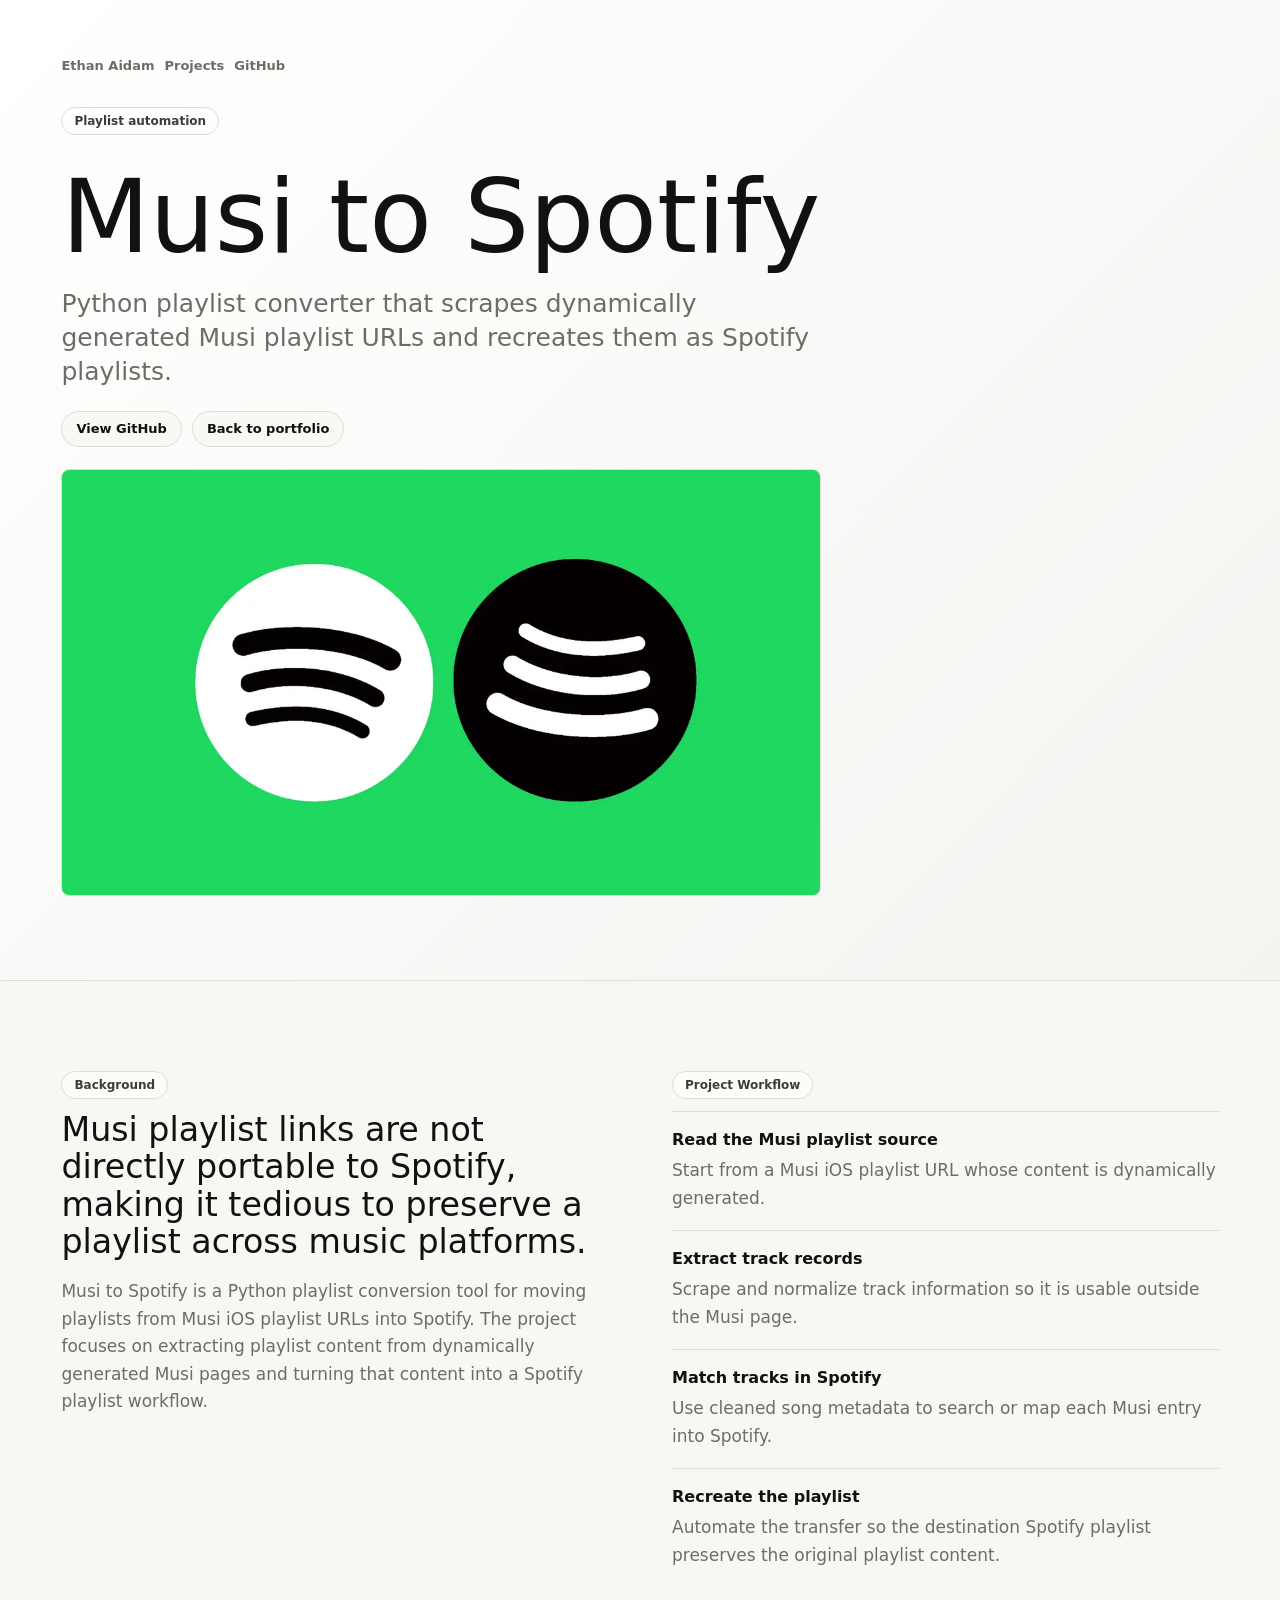
<file: projects/musi-to-spotify/index.html>
<!doctype html>
<html lang="en">
<head>
  <meta charset="utf-8">
  <meta name="viewport" content="width=device-width, initial-scale=1">
  <title>Musi to Spotify | Ethan Aidam</title>
  <meta name="description" content="Python playlist converter that scrapes dynamically generated Musi playlist URLs and recreates them as Spotify playlists.">
  <link rel="icon" type="image/svg+xml" href="/favicon.svg">
  <link rel="stylesheet" href="/assets/styles.css">
</head>
<body><main class="case-page">
      <header class="case-hero">
        <nav><a href="/">Ethan Aidam</a><a href="/#projects">Projects</a><a href="https://github.com/e-aidam/musi-to-spotify">GitHub</a></nav>
        <p class="eyebrow">Playlist automation</p>
        <h1>Musi to Spotify</h1>
        <p>Python playlist converter that scrapes dynamically generated Musi playlist URLs and recreates them as Spotify playlists.</p>
        <div class="case-actions"><a href="https://github.com/e-aidam/musi-to-spotify">View GitHub</a><a href="/#projects">Back to portfolio</a></div>
        <div class="case-hero-thumb"><img src="/home/thumbnails/musi-to-spotify.webp" alt="Two Spotify logos, one white and one black, on a bright green field." decoding="async"></div>
      </header>
      <section class="case-section case-two-col">
        <div><p class="section-label">Background</p><h2>Musi playlist links are not directly portable to Spotify, making it tedious to preserve a playlist across music platforms.</h2><p class="case-copy">Musi to Spotify is a Python playlist conversion tool for moving playlists from Musi iOS playlist URLs into Spotify. The project focuses on extracting playlist content from dynamically generated Musi pages and turning that content into a Spotify playlist workflow.</p></div>
        <div><p class="section-label">Project Workflow</p><article class="thought-row"><strong>Read the Musi playlist source</strong><p>Start from a Musi iOS playlist URL whose content is dynamically generated.</p></article><article class="thought-row"><strong>Extract track records</strong><p>Scrape and normalize track information so it is usable outside the Musi page.</p></article><article class="thought-row"><strong>Match tracks in Spotify</strong><p>Use cleaned song metadata to search or map each Musi entry into Spotify.</p></article><article class="thought-row"><strong>Recreate the playlist</strong><p>Automate the transfer so the destination Spotify playlist preserves the original playlist content.</p></article></div>
      </section>
      
      
      
    </main><script src="/assets/presentation-interactions.js" defer></script></body>
</html>
</file>
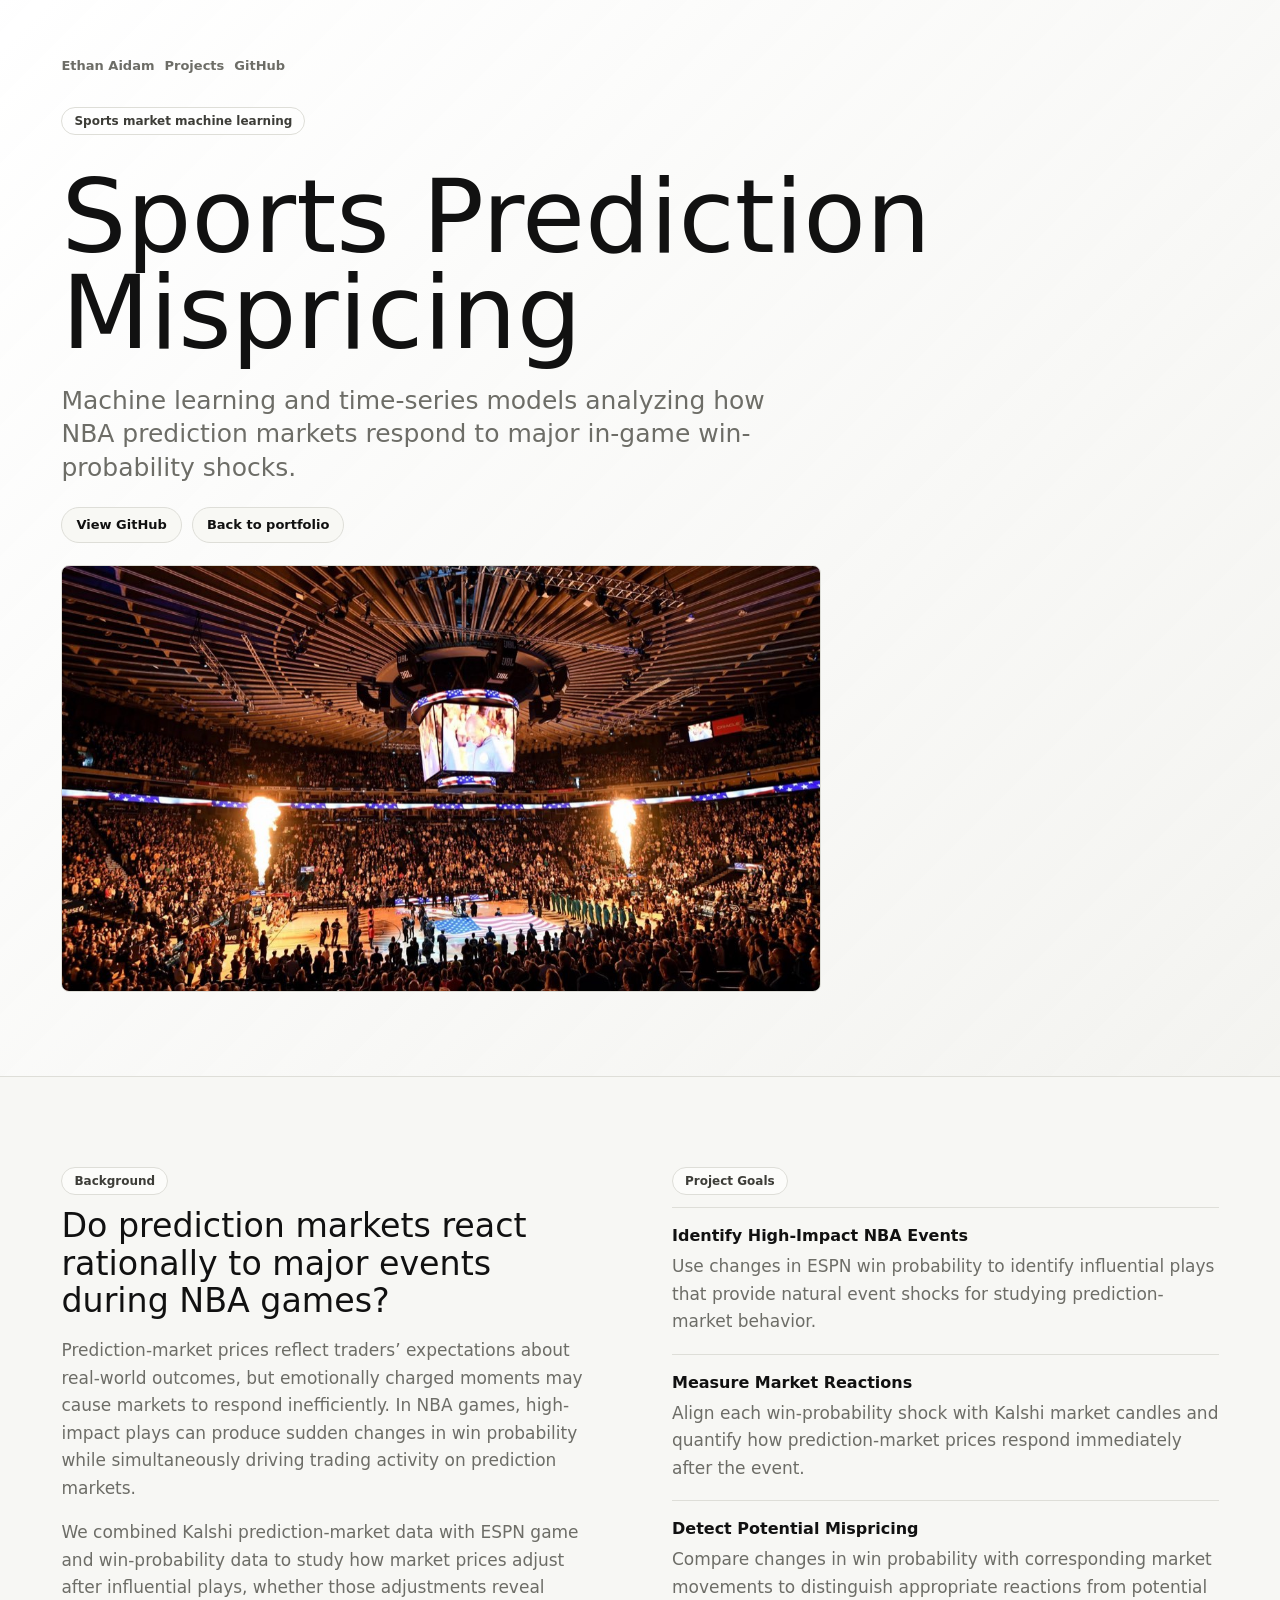
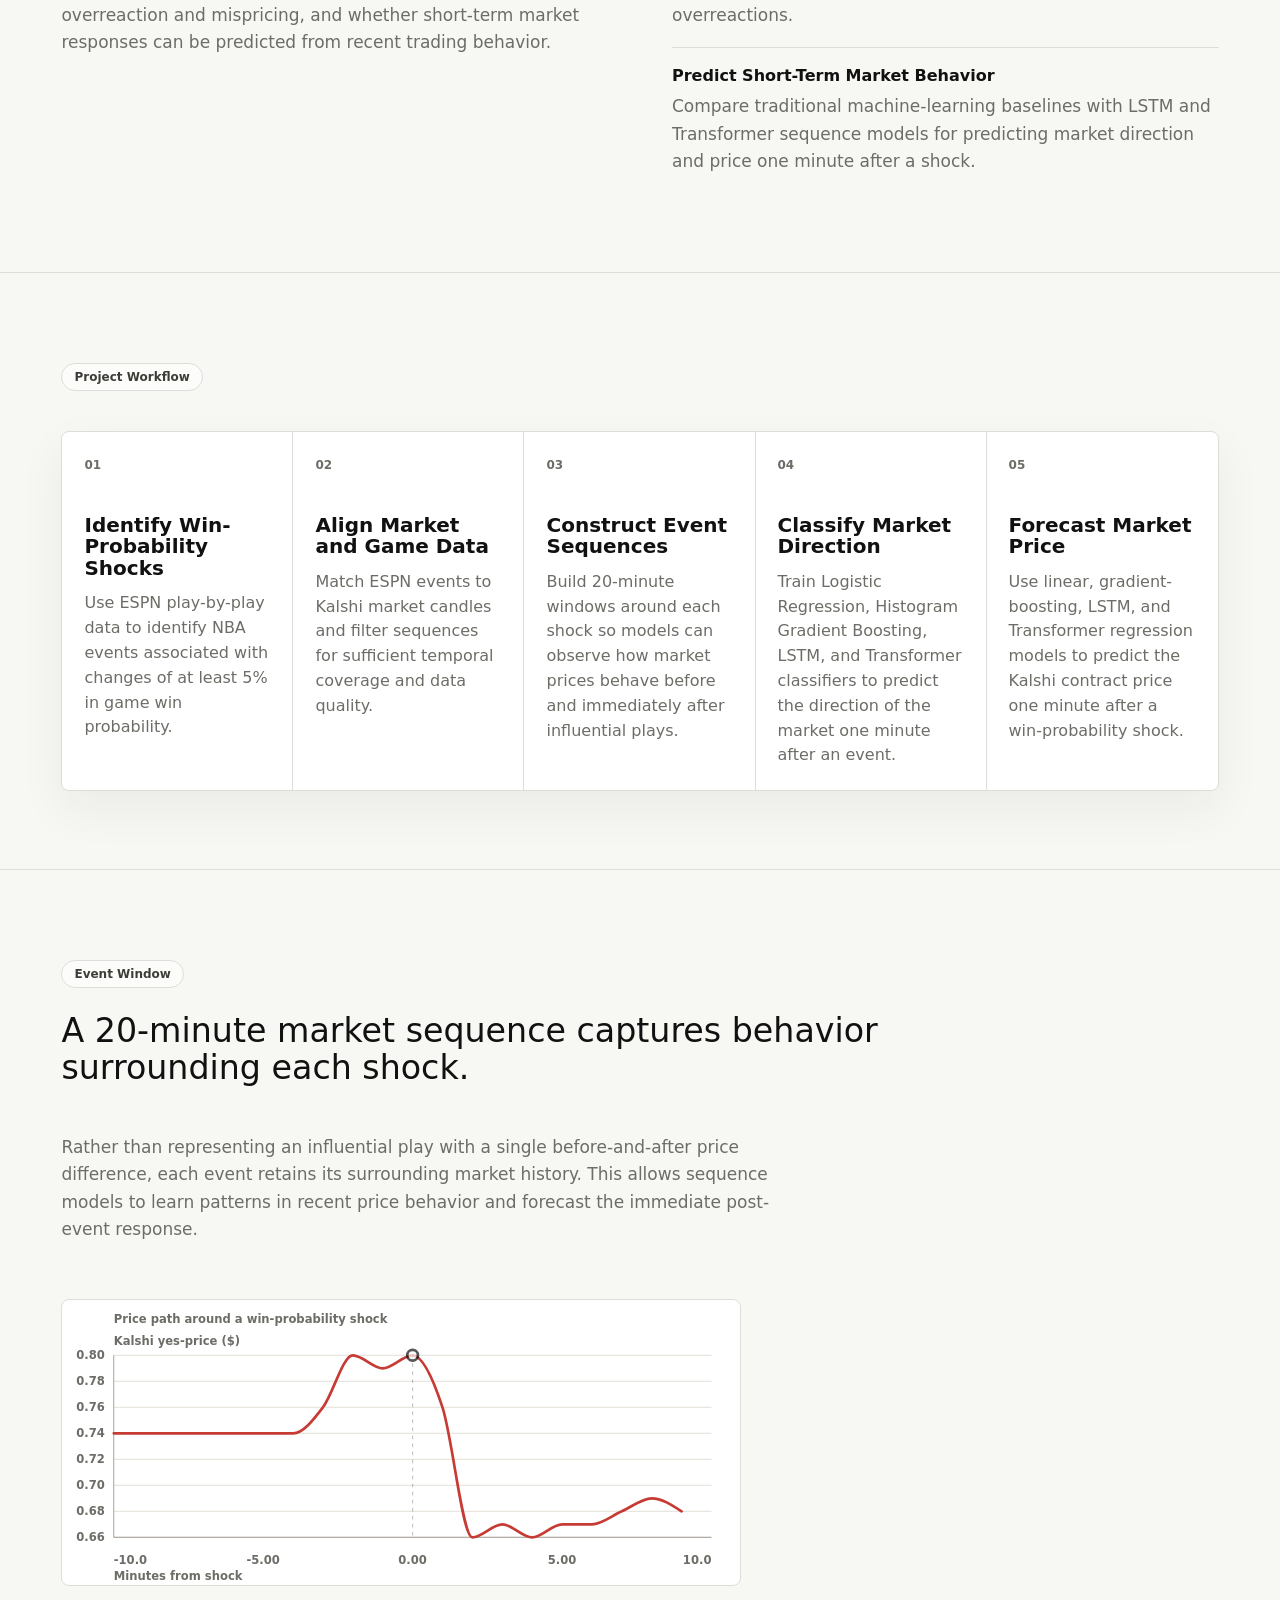
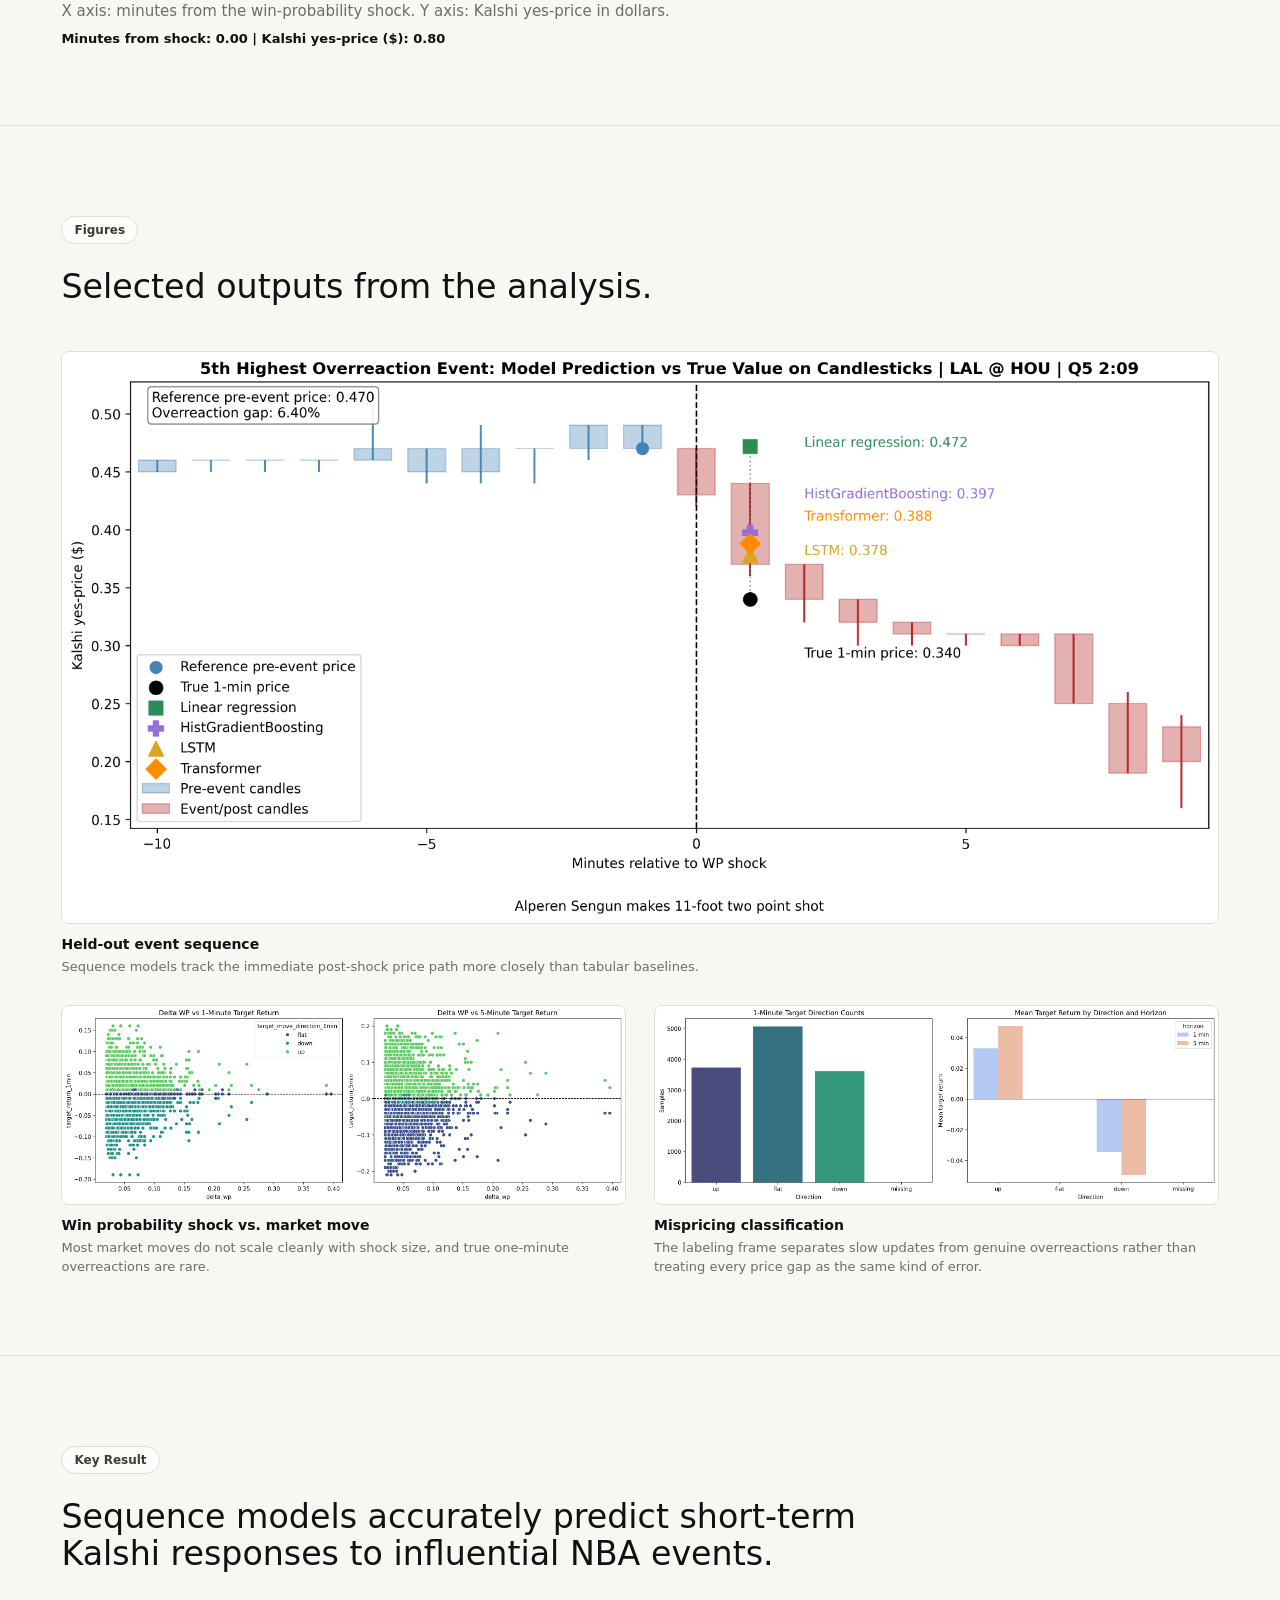
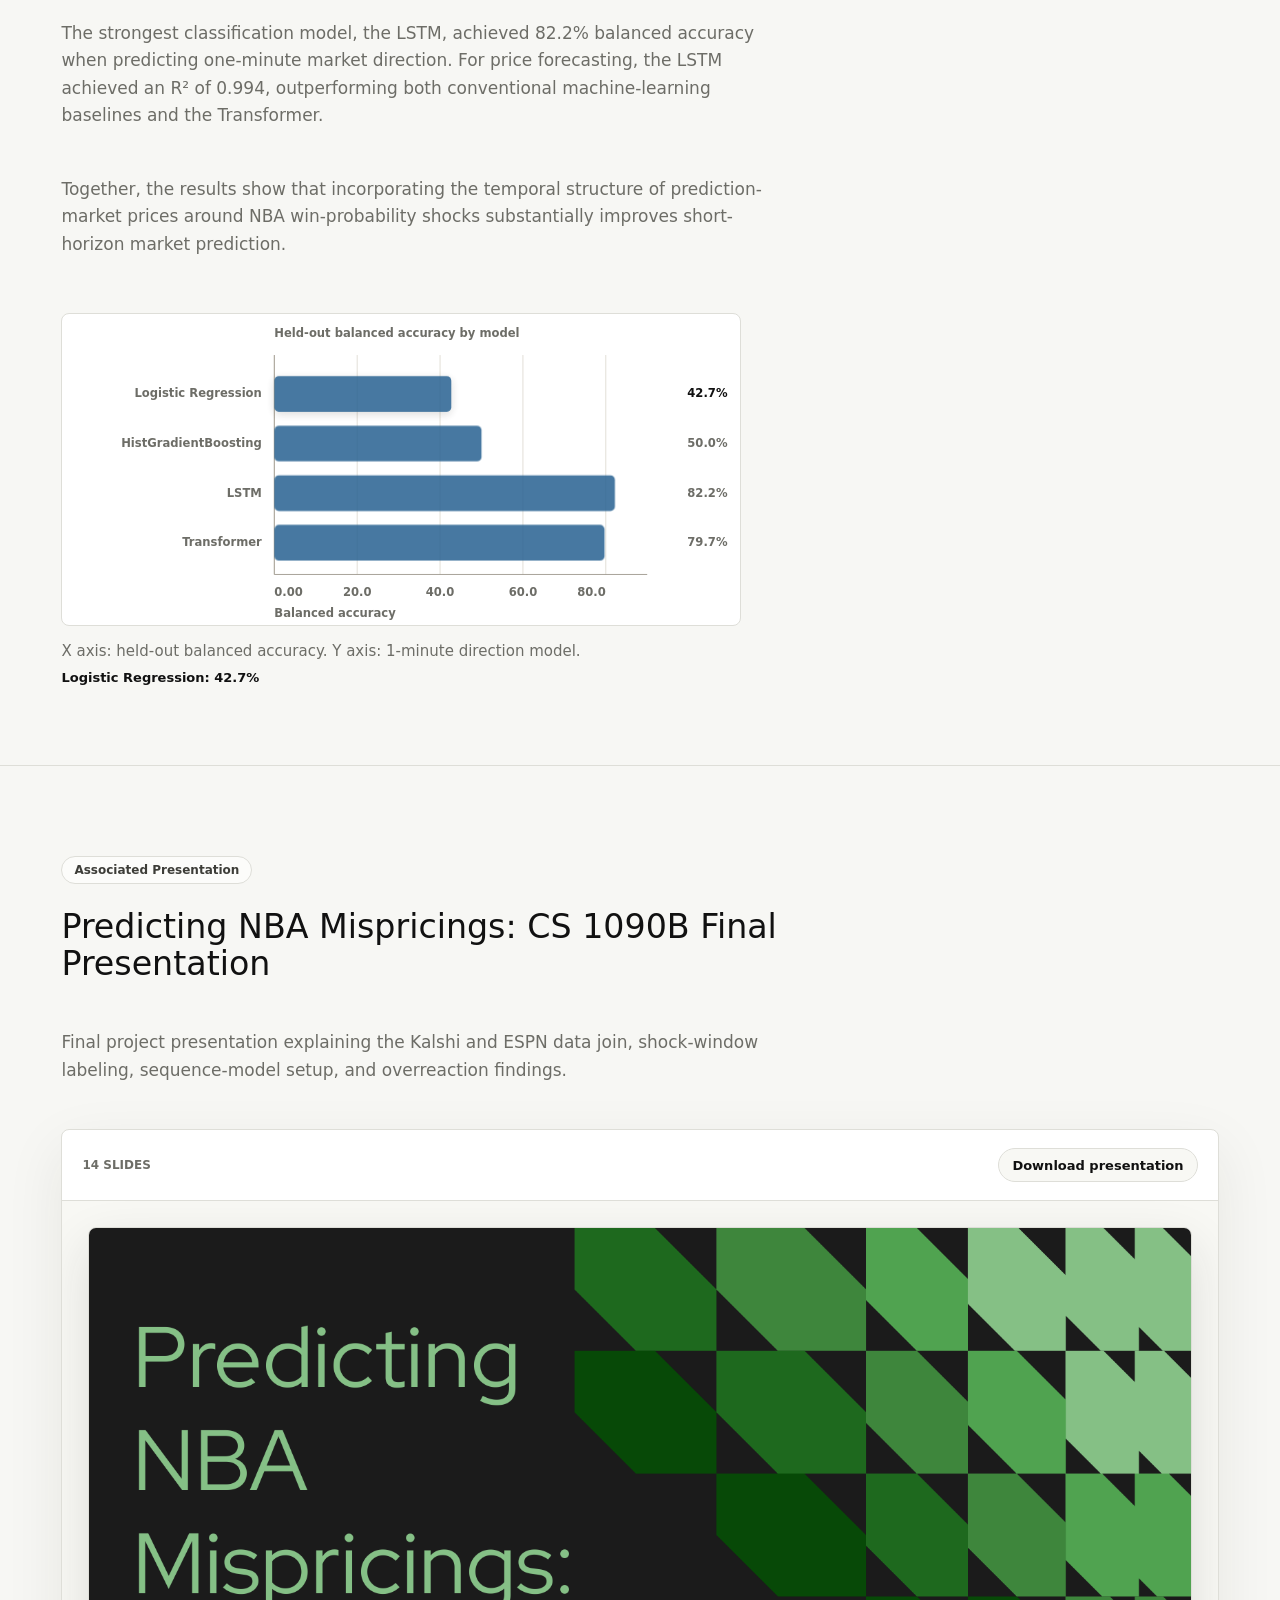
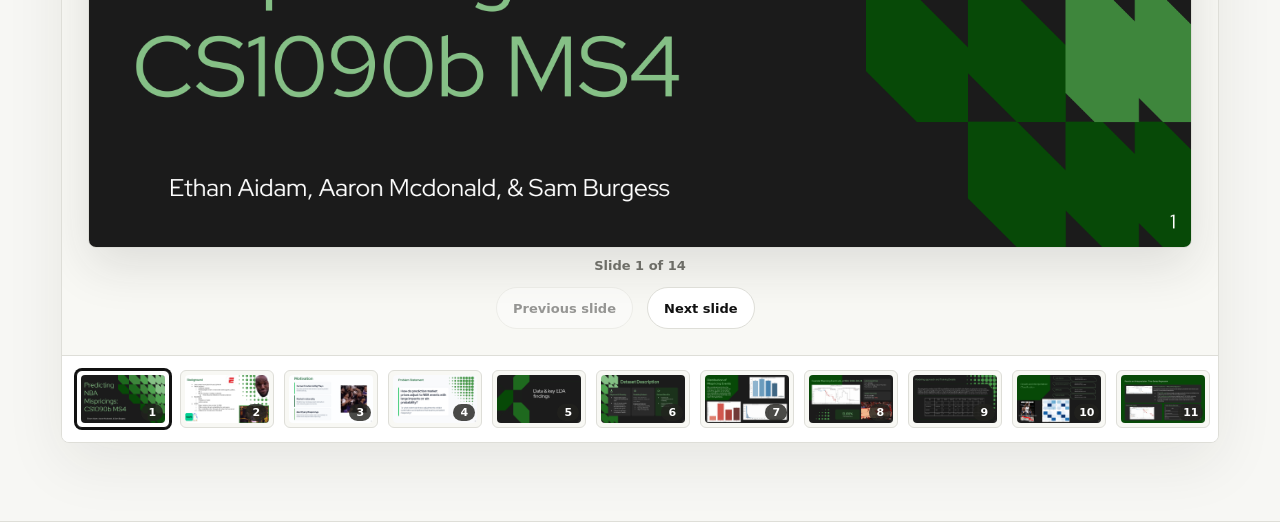
<file: projects/sports-prediction-mispricing/index.html>
<!doctype html>
<html lang="en">
<head>
  <meta charset="utf-8">
  <meta name="viewport" content="width=device-width, initial-scale=1">
  <title>Sports Prediction Mispricing | Ethan Aidam</title>
  <meta name="description" content="Machine learning and time-series models analyzing how NBA prediction markets respond to major in-game win-probability shocks.">
  <link rel="icon" type="image/svg+xml" href="/favicon.svg">
  <link rel="stylesheet" href="/assets/styles.css">
</head>
<body><main class="case-page">
      <header class="case-hero">
        <nav><a href="/">Ethan Aidam</a><a href="/#projects">Projects</a><a href="https://github.com/e-aidam/cs1090b_sports_prediction_mispricing">GitHub</a></nav>
        <p class="eyebrow">Sports market machine learning</p>
        <h1>Sports Prediction Mispricing</h1>
        <p>Machine learning and time-series models analyzing how NBA prediction markets respond to major in-game win-probability shocks.</p>
        <div class="case-actions"><a href="https://github.com/e-aidam/cs1090b_sports_prediction_mispricing">View GitHub</a><a href="/#projects">Back to portfolio</a></div>
        <div class="case-hero-thumb"><img src="/home/thumbnails/sports-prediction-mispricing.jpg" alt="A packed NBA arena during pre-game player introductions." decoding="async"></div>
      </header>
      <section class="case-section case-two-col">
        <div><p class="section-label">Background</p><h2>Do prediction markets react rationally to major events during NBA games?</h2><p class="case-copy">Prediction-market prices reflect traders’ expectations about real-world outcomes, but emotionally charged moments may cause markets to respond inefficiently. In NBA games, high-impact plays can produce sudden changes in win probability while simultaneously driving trading activity on prediction markets.</p><p class="case-copy">We combined Kalshi prediction-market data with ESPN game and win-probability data to study how market prices adjust after influential plays, whether those adjustments reveal overreaction and mispricing, and whether short-term market responses can be predicted from recent trading behavior.</p></div>
        <div><p class="section-label">Project Goals</p><article class="thought-row"><strong>Identify High-Impact NBA Events</strong><p>Use changes in ESPN win probability to identify influential plays that provide natural event shocks for studying prediction-market behavior.</p></article><article class="thought-row"><strong>Measure Market Reactions</strong><p>Align each win-probability shock with Kalshi market candles and quantify how prediction-market prices respond immediately after the event.</p></article><article class="thought-row"><strong>Detect Potential Mispricing</strong><p>Compare changes in win probability with corresponding market movements to distinguish appropriate reactions from potential overreactions.</p></article><article class="thought-row"><strong>Predict Short-Term Market Behavior</strong><p>Compare traditional machine-learning baselines with LSTM and Transformer sequence models for predicting market direction and price one minute after a shock.</p></article></div>
      </section>
    <section class="case-section">
      <div class="case-section-head"><p class="section-label">Project Workflow</p></div>
      <div class="workflow-strip"><article>
        <span>01</span>
        <strong>Identify Win-Probability Shocks</strong>
        <p>Use ESPN play-by-play data to identify NBA events associated with changes of at least 5% in game win probability.</p>
      </article><article>
        <span>02</span>
        <strong>Align Market and Game Data</strong>
        <p>Match ESPN events to Kalshi market candles and filter sequences for sufficient temporal coverage and data quality.</p>
      </article><article>
        <span>03</span>
        <strong>Construct Event Sequences</strong>
        <p>Build 20-minute windows around each shock so models can observe how market prices behave before and immediately after influential plays.</p>
      </article><article>
        <span>04</span>
        <strong>Classify Market Direction</strong>
        <p>Train Logistic Regression, Histogram Gradient Boosting, LSTM, and Transformer classifiers to predict the direction of the market one minute after an event.</p>
      </article><article>
        <span>05</span>
        <strong>Forecast Market Price</strong>
        <p>Use linear, gradient-boosting, LSTM, and Transformer regression models to predict the Kalshi contract price one minute after a win-probability shock.</p>
      </article></div>
    </section>
      
    <div class="project-visualization-enhancement" data-project-visualizations="sports-prediction-mispricing" data-artifact="/assets/project-artifacts/sports-prediction-mispricing.json" hidden></div>
    <section class="case-section project-figure-section">
    <div class="case-section-head">
      <p class="section-label">Figures</p>
      <h2>Selected outputs from the analysis.</h2>
      
    </div>
    <div class="project-figure-grid">
      <figure>
            <img src="/sports-mispricing/event-model-vs-true.png" alt="Line chart comparing model predictions with true post-shock market price for a held-out event.">
            <figcaption><strong>Held-out event sequence</strong>Sequence models track the immediate post-shock price path more closely than tabular baselines.</figcaption>
          </figure><figure>
            <img src="/sports-mispricing/wp-vs-price-mispricing.png" alt="Scatter plot comparing ESPN win-probability shocks with Kalshi price changes around NBA events.">
            <figcaption><strong>Win probability shock vs. market move</strong>Most market moves do not scale cleanly with shock size, and true one-minute overreactions are rare.</figcaption>
          </figure><figure>
            <img src="/sports-mispricing/mispricing-classification.png" alt="Classification figure distinguishing underreaction, efficient response, and overreaction windows.">
            <figcaption><strong>Mispricing classification</strong>The labeling frame separates slow updates from genuine overreactions rather than treating every price gap as the same kind of error.</figcaption>
          </figure>
    </div>
  </section>
      <section class="case-section">
    <div class="case-section-head">
      <p class="section-label">Key Result</p>
      <h2>Sequence models accurately predict short-term Kalshi responses to influential NBA events.</h2>
      <p class="case-copy">The strongest classification model, the LSTM, achieved 82.2% balanced accuracy when predicting one-minute market direction. For price forecasting, the LSTM achieved an R² of 0.994, outperforming both conventional machine-learning baselines and the Transformer.</p>
      <p class="case-copy">Together, the results show that incorporating the temporal structure of prediction-market prices around NBA win-probability shocks substantially improves short-horizon market prediction.</p>
    </div>
    <div class="sports-model-chart" data-sports-model-chart></div>
  </section>
      <section class="case-section presentation-section">
    <div class="case-section-head">
      <p class="section-label">Associated Presentation</p>
      <h2>Predicting NBA Mispricings: CS 1090B Final Presentation</h2>
      <p class="case-copy">Final project presentation explaining the Kalshi and ESPN data join, shock-window labeling, sequence-model setup, and overreaction findings.</p>
    </div>
    <div class="presentation-viewer">
      <div class="presentation-toolbar">
        <span>14 slides</span>
        <a class="asset-download-link" href="/project-decks/sports-mispricing-final-presentation.pdf" download="sports-mispricing-final-presentation.pdf">Download presentation</a>
      </div>
      <div class="presentation-stage static-presentation-stage">
        <figure>
          <img src="/project-decks/previews/sports-mispricing/slide-1.png" alt="Predicting NBA Mispricings: CS 1090B Final Presentation, slide 1 of 14">
          <figcaption>Slide 1 of 14</figcaption>
        </figure>
      </div>
      <div class="presentation-scrubber">
        <a href="/project-decks/previews/sports-mispricing/slide-1.png" aria-label="Open slide 1"><img src="/project-decks/previews/sports-mispricing/slide-1.png" alt=""><span>1</span></a><a href="/project-decks/previews/sports-mispricing/slide-2.png" aria-label="Open slide 2"><img src="/project-decks/previews/sports-mispricing/slide-2.png" alt=""><span>2</span></a><a href="/project-decks/previews/sports-mispricing/slide-3.png" aria-label="Open slide 3"><img src="/project-decks/previews/sports-mispricing/slide-3.png" alt=""><span>3</span></a><a href="/project-decks/previews/sports-mispricing/slide-4.png" aria-label="Open slide 4"><img src="/project-decks/previews/sports-mispricing/slide-4.png" alt=""><span>4</span></a><a href="/project-decks/previews/sports-mispricing/slide-5.png" aria-label="Open slide 5"><img src="/project-decks/previews/sports-mispricing/slide-5.png" alt=""><span>5</span></a><a href="/project-decks/previews/sports-mispricing/slide-6.png" aria-label="Open slide 6"><img src="/project-decks/previews/sports-mispricing/slide-6.png" alt=""><span>6</span></a><a href="/project-decks/previews/sports-mispricing/slide-7.png" aria-label="Open slide 7"><img src="/project-decks/previews/sports-mispricing/slide-7.png" alt=""><span>7</span></a><a href="/project-decks/previews/sports-mispricing/slide-8.png" aria-label="Open slide 8"><img src="/project-decks/previews/sports-mispricing/slide-8.png" alt=""><span>8</span></a><a href="/project-decks/previews/sports-mispricing/slide-9.png" aria-label="Open slide 9"><img src="/project-decks/previews/sports-mispricing/slide-9.png" alt=""><span>9</span></a><a href="/project-decks/previews/sports-mispricing/slide-10.png" aria-label="Open slide 10"><img src="/project-decks/previews/sports-mispricing/slide-10.png" alt=""><span>10</span></a><a href="/project-decks/previews/sports-mispricing/slide-11.png" aria-label="Open slide 11"><img src="/project-decks/previews/sports-mispricing/slide-11.png" alt=""><span>11</span></a><a href="/project-decks/previews/sports-mispricing/slide-12.png" aria-label="Open slide 12"><img src="/project-decks/previews/sports-mispricing/slide-12.png" alt=""><span>12</span></a>
      </div>
    </div>
  </section>
    </main><script src="/assets/vendor/d3.v7.min.js" defer></script><script src="/assets/project-visualizations.js?v=2" defer></script><script src="/assets/presentation-interactions.js" defer></script></body>
</html>
</file>
<file: assets/styles.css>
:root {
  --background: #f7f7f4;
  --foreground: #090909;
  --muted: #6d6d67;
  --line: #deded8;
  --panel: #ffffff;
  --ink: #111111;
  --dark: #101010;
  --dark-muted: #a7a7a1;
  --red: #c63b34;
  --blue: #245f8f;
  --green: #2f9367;
  --gutter: clamp(18px, 4.8vw, 64px);
}

* {
  box-sizing: border-box;
}

html {
  scroll-behavior: smooth;
}

body {
  margin: 0;
  background: var(--background);
  color: var(--foreground);
  font-family:
    Inter, ui-sans-serif, system-ui, -apple-system, BlinkMacSystemFont, "Segoe UI",
    sans-serif;
  overflow-x: hidden;
}

a {
  color: inherit;
  text-decoration: none;
}

a:focus-visible,
button:focus-visible,
input:focus-visible {
  outline: 2px solid currentColor;
  outline-offset: 3px;
}

button,
input {
  font: inherit;
}

button {
  cursor: pointer;
}

[hidden] {
  display: none !important;
}

.site-shell {
  width: 100%;
  margin: 0 auto;
  overflow: hidden;
  background: var(--background);
}

.topbar {
  display: grid;
  grid-template-columns: 1fr auto 1fr;
  align-items: center;
  gap: 20px;
  padding: 28px var(--gutter);
}

.brand-mark,
.small-pill,
.nav-links a,
.filter-row button,
.action-button {
  min-height: 38px;
  display: inline-flex;
  align-items: center;
  justify-content: center;
}

.brand-mark {
  justify-self: start;
  gap: 10px;
  font-size: 14px;
  font-weight: 700;
  transition: color 180ms ease, transform 180ms ease;
}

.brand-mark span {
  width: 28px;
  height: 28px;
  display: inline-grid;
  place-items: center;
  border-radius: 50%;
  color: white;
  background: var(--ink);
  font-family: "Times New Roman", Cambria, Georgia, serif;
  font-size: 13px;
  font-weight: 800;
  line-height: 1;
  transition: transform 180ms ease, background 180ms ease;
}

.nav-links {
  display: flex;
  gap: clamp(14px, 3vw, 42px);
  font-size: 13px;
  color: #30302d;
}

.nav-links a {
  border-bottom: 1px solid transparent;
  transition: border-color 180ms ease, color 180ms ease, transform 180ms ease;
}

.brand-mark:hover,
.brand-mark:focus-visible,
.nav-links a:hover,
.nav-links a:focus-visible {
  border-color: currentColor;
  transform: translateY(-1px);
}

.brand-mark:hover span,
.brand-mark:focus-visible span {
  transform: scale(1.06);
}

.small-pill {
  justify-self: end;
  border: 1px solid var(--ink);
  border-radius: 999px;
  padding: 0 18px;
  font-size: 13px;
  font-weight: 650;
  transition: border-color 180ms ease, background 180ms ease, color 180ms ease, transform 180ms ease;
}

.small-pill:hover,
.small-pill:focus-visible {
  color: white;
  background: var(--ink);
  transform: translateY(-1px);
}

.hero-section {
  position: relative;
  min-height: calc(100vh - 94px);
  display: grid;
  grid-template-columns: minmax(0, 1.18fr) minmax(300px, 0.82fr);
  grid-template-areas:
    "copy visual"
    "note visual";
  gap: clamp(18px, 4vw, 58px);
  align-items: start;
  padding: clamp(22px, 4vw, 48px) var(--gutter) 32px;
  animation: fadeInUp 0.8s ease;
}

@keyframes fadeInUp {
  from {
    opacity: 0;
    transform: translateY(30px);
  }

  to {
    opacity: 1;
    transform: translateY(0);
  }
}

.hero-copy {
  grid-area: copy;
  align-self: center;
  z-index: 2;
}

.eyebrow,
.section-label,
.project-domain,
.detail-domain {
  width: fit-content;
  border: 1px solid var(--line);
  border-radius: 999px;
  padding: 6px 12px;
  color: #3d3d38;
  background: rgba(255, 255, 255, 0.62);
  font-size: 12px;
  font-weight: 650;
}

.hero-copy h1 {
  max-width: 900px;
  margin: 26px 0 22px;
  font-size: clamp(72px, 15vw, 190px);
  font-weight: 500;
  letter-spacing: 0;
  line-height: 0.86;
}

.hero-actions {
  display: flex;
  flex-wrap: wrap;
  gap: 10px;
  margin-top: 30px;
}

.action-button {
  border: 1px solid var(--ink);
  border-radius: 999px;
  padding: 0 18px;
  color: var(--ink);
  background: transparent;
  font-size: 13px;
  font-weight: 700;
  transition: border-color 180ms ease, background 180ms ease, color 180ms ease, transform 180ms ease;
}

.action-button-dark {
  color: white;
  background: var(--ink);
}

.action-button:hover,
.action-button:focus-visible {
  border-color: var(--ink);
  color: white;
  background: var(--ink);
  transform: translateY(-2px);
}

.action-button-dark:hover,
.action-button-dark:focus-visible {
  color: var(--ink);
  background: transparent;
}

.hero-visual {
  grid-area: visual;
  justify-self: end;
  align-self: start;
  width: min(42vw, 560px);
  min-width: 300px;
  min-height: 0;
  margin: clamp(-18px, -1.5vw, -8px) 0 0;
  border: 0;
  border-radius: 0;
  overflow: visible;
  background: transparent;
  pointer-events: auto;
  z-index: 1;
}

.hero-headshot {
  width: clamp(320px, 31vw, 440px);
  max-width: 440px;
  min-width: 0;
  margin-top: 0;
  margin-bottom: 2rem;
  margin-left: auto;
  margin-right: auto;
}

.hero-headshot img {
  width: 100%;
  border-radius: 50%;
  aspect-ratio: 1 / 1;
  object-fit: cover;
  box-shadow: 0 10px 40px rgba(0, 0, 0, 0.15);
  transition: all 0.4s cubic-bezier(0.175, 0.885, 0.32, 1.275);
  position: relative;
}

.hero-headshot img:hover {
  transform: translateY(-10px) scale(1.05) rotate(2deg);
  box-shadow: 0 20px 60px rgba(18, 53, 36, 0.3);
  filter: brightness(1.05);
}

.hero-note {
  grid-area: note;
  display: flex;
  flex-wrap: wrap;
  gap: 8px;
  color: var(--muted);
  font-size: 12px;
}

.hero-note span {
  border-radius: 999px;
  padding: 9px 13px;
  background: white;
  border: 1px solid var(--line);
}

.particle-stage,
.particle-canvas,
.particle-fallback {
  position: relative;
  width: 100%;
  height: 100%;
  min-height: inherit;
}

.particle-canvas canvas {
  display: block;
  width: 100%;
  height: 100%;
}

.particle-fallback {
  background: transparent;
}

.simulation-toggle {
  position: absolute;
  left: 8px;
  top: 8px;
  z-index: 3;
  display: flex;
  flex-wrap: wrap;
  gap: 4px;
  padding: 4px;
  border: 1px solid rgba(0, 0, 0, 0.08);
  border-radius: 999px;
  background: rgba(255, 255, 255, 0.72);
  backdrop-filter: blur(10px);
}

.simulation-toggle button {
  min-height: 30px;
  max-width: 140px;
  border: 0;
  border-radius: 999px;
  padding: 0 10px;
  color: #30302c;
  background: transparent;
  font-size: 11px;
  font-weight: 800;
  white-space: nowrap;
}

.simulation-toggle button.active {
  color: white;
  background: var(--ink);
}

.fallback-virus-shell,
.fallback-virus-core,
.fallback-sars-spike,
.fallback-env-spike,
.fallback-flu-ha,
.fallback-flu-na,
.fallback-rnp,
.fallback-hiv-capsid,
.fallback-igg-stem,
.fallback-igg-arm,
.fallback-igg-domain,
.fallback-igg-glycan {
  position: absolute;
  display: block;
}

.fallback-virus-shell {
  left: 13%;
  top: 16%;
  width: 70%;
  aspect-ratio: 1;
  border-radius: 50%;
  border: 2px dotted rgba(17, 17, 17, 0.52);
  background:
    radial-gradient(circle at 50% 48%, rgba(255, 255, 255, 0.24), transparent 35%),
    radial-gradient(circle, rgba(31, 31, 27, 0.16), transparent 66%);
  box-shadow:
    inset 0 0 0 10px rgba(31, 31, 27, 0.035),
    0 0 0 1px rgba(17, 17, 17, 0.08);
}

.fallback-virus-core {
  left: 33%;
  top: 34%;
  width: 30%;
  aspect-ratio: 1;
  border-radius: 50%;
  border: 1px dotted rgba(185, 155, 69, 0.72);
  background: radial-gradient(circle, rgba(185, 155, 69, 0.18), transparent 68%);
}

.fallback-sars-spike,
.fallback-env-spike,
.fallback-flu-ha,
.fallback-flu-na {
  left: 48%;
  top: 48%;
  width: 18%;
  height: 2px;
  border-top: 1px dotted rgba(124, 34, 38, 0.8);
  transform-origin: left center;
}

.fallback-sars-spike::after,
.fallback-env-spike::after,
.fallback-flu-ha::after,
.fallback-flu-na::after {
  content: "";
  position: absolute;
  right: -7px;
  top: -7px;
  width: 13px;
  height: 13px;
  border-radius: 48% 52% 42% 58%;
  border: 1px dotted rgba(198, 59, 52, 0.76);
  background: radial-gradient(circle, rgba(198, 59, 52, 0.18), transparent 66%);
}

.fallback-sars .fallback-spike-1,
.fallback-hiv .fallback-spike-1,
.fallback-influenza .fallback-spike-1 {
  transform: rotate(-168deg) translateX(28%);
}

.fallback-sars .fallback-spike-2,
.fallback-hiv .fallback-spike-2,
.fallback-influenza .fallback-spike-2 {
  transform: rotate(-134deg) translateX(30%);
}

.fallback-sars .fallback-spike-3,
.fallback-hiv .fallback-spike-3,
.fallback-influenza .fallback-spike-3 {
  transform: rotate(-96deg) translateX(31%);
}

.fallback-sars .fallback-spike-4,
.fallback-hiv .fallback-spike-4,
.fallback-influenza .fallback-spike-4 {
  transform: rotate(-56deg) translateX(31%);
}

.fallback-sars .fallback-spike-5,
.fallback-hiv .fallback-spike-5,
.fallback-influenza .fallback-spike-5 {
  transform: rotate(-18deg) translateX(29%);
}

.fallback-sars .fallback-spike-6,
.fallback-hiv .fallback-spike-6,
.fallback-influenza .fallback-spike-6 {
  transform: rotate(18deg) translateX(29%);
}

.fallback-sars .fallback-spike-7,
.fallback-hiv .fallback-spike-7,
.fallback-influenza .fallback-spike-7 {
  transform: rotate(56deg) translateX(31%);
}

.fallback-sars .fallback-spike-8,
.fallback-hiv .fallback-spike-8,
.fallback-influenza .fallback-spike-8 {
  transform: rotate(96deg) translateX(31%);
}

.fallback-sars .fallback-spike-9,
.fallback-hiv .fallback-spike-9,
.fallback-influenza .fallback-spike-9 {
  transform: rotate(134deg) translateX(30%);
}

.fallback-sars .fallback-spike-10,
.fallback-hiv .fallback-spike-10,
.fallback-influenza .fallback-spike-10 {
  transform: rotate(168deg) translateX(28%);
}

.fallback-sars .fallback-spike-11,
.fallback-influenza .fallback-spike-11 {
  transform: rotate(214deg) translateX(25%);
}

.fallback-sars .fallback-spike-12,
.fallback-influenza .fallback-spike-12 {
  transform: rotate(326deg) translateX(25%);
}


.fallback-flu-ha::after {
  border-color: rgba(36, 95, 143, 0.8);
  background: radial-gradient(circle, rgba(36, 95, 143, 0.16), transparent 66%);
}

.fallback-flu-na::after {
  width: 11px;
  height: 11px;
  border-radius: 4px;
  border-color: rgba(198, 59, 52, 0.78);
}

.fallback-influenza .fallback-na-1 {
  transform: rotate(-146deg) translateX(25%);
}

.fallback-influenza .fallback-na-2 {
  transform: rotate(-38deg) translateX(28%);
}

.fallback-influenza .fallback-na-3 {
  transform: rotate(72deg) translateX(28%);
}

.fallback-influenza .fallback-na-4 {
  transform: rotate(158deg) translateX(27%);
}

.fallback-influenza .fallback-na-5 {
  transform: rotate(286deg) translateX(25%);
}

.fallback-rnp {
  left: 48%;
  top: 31%;
  width: 1px;
  height: 34%;
  border-left: 1px dotted rgba(185, 155, 69, 0.76);
  transform-origin: center center;
}

.fallback-rnp-1 { transform: translateX(-46px) rotate(-8deg); }
.fallback-rnp-2 { transform: translateX(-32px) rotate(5deg); }
.fallback-rnp-3 { transform: translateX(-18px) rotate(-6deg); }
.fallback-rnp-4 { transform: translateX(-4px) rotate(4deg); }
.fallback-rnp-5 { transform: translateX(10px) rotate(-3deg); }
.fallback-rnp-6 { transform: translateX(24px) rotate(5deg); }
.fallback-rnp-7 { transform: translateX(38px) rotate(-5deg); }
.fallback-rnp-8 { transform: translateX(52px) rotate(8deg); }

.fallback-hiv-capsid {
  left: 37%;
  top: 33%;
  width: 22%;
  height: 36%;
  clip-path: polygon(50% 0, 82% 100%, 18% 100%);
  border: 1px dotted rgba(185, 155, 69, 0.86);
  background: linear-gradient(to bottom, rgba(185, 155, 69, 0.22), transparent);
}

.fallback-env-spike::after {
  width: 11px;
  height: 11px;
  border-radius: 50%;
}

.fallback-igg-stem {
  left: 50%;
  top: 48%;
  width: 2px;
  height: 30%;
  border-left: 2px dotted rgba(36, 95, 143, 0.82);
  transform: translateX(-50%);
}

.fallback-igg-arm {
  left: 50%;
  top: 48%;
  width: 30%;
  height: 2px;
  border-top: 2px dotted rgba(36, 95, 143, 0.82);
  transform-origin: left center;
}

.fallback-igg-arm-left {
  transform: rotate(140deg);
}

.fallback-igg-arm-right {
  transform: rotate(40deg);
}

.fallback-igg-domain {
  width: 15%;
  aspect-ratio: 1 / 1.32;
  border-radius: 999px;
  border: 1px dotted rgba(36, 95, 143, 0.82);
  background: radial-gradient(circle, rgba(36, 95, 143, 0.14), transparent 68%);
}

.fallback-igg-fc-left {
  left: 40%;
  top: 70%;
  transform: rotate(-8deg);
}

.fallback-igg-fc-right {
  left: 51%;
  top: 70%;
  transform: rotate(8deg);
}

.fallback-igg-fab-left {
  left: 17%;
  top: 23%;
  transform: rotate(48deg);
}

.fallback-igg-fab-right {
  right: 17%;
  top: 23%;
  transform: rotate(-48deg);
}

.fallback-igg-glycan {
  width: 4%;
  aspect-ratio: 1;
  border-radius: 50%;
  background: rgba(185, 155, 69, 0.78);
}

.fallback-igg-glycan-left {
  left: 45%;
  top: 61%;
}

.fallback-igg-glycan-right {
  left: 53%;
  top: 61%;
}

.visual-caption {
  position: absolute;
  right: 8px;
  bottom: 10px;
  display: flex;
  gap: 8px;
  opacity: 0.76;
}

.visual-caption span {
  border-radius: 999px;
  padding: 8px 10px;
  color: #1d1d19;
  background: rgba(255, 255, 255, 0.48);
  border: 1px solid rgba(0, 0, 0, 0.06);
  font-size: 11px;
  font-weight: 750;
}

.tag-group span {
  flex: 0 0 auto;
  border-radius: 999px;
  padding: 12px 18px;
  background: #ecece8;
  color: #30302c;
  font-size: 13px;
  font-weight: 700;
  white-space: nowrap;
}

.section-grid {
  display: grid;
  grid-template-columns: minmax(0, 1fr) minmax(280px, 0.65fr);
  gap: clamp(24px, 7vw, 96px);
  align-items: start;
}

.about-section,
.projects-section,
.experience-section {
  padding: clamp(58px, 9vw, 120px) var(--gutter);
}

.about-section {
  background: #f1f1ed;
}

.section-grid.about-section {
  grid-template-columns: minmax(0, 1fr) minmax(280px, 1fr);
}

.section-grid.about-section .section-copy {
  max-width: none;
}

.section-grid.about-section h2 {
  font-size: clamp(28px, 4.2vw, 52px);
  line-height: 1;
}

.section-grid h2,
.site-footer h2 {
  margin: 18px 0 0;
  max-width: 760px;
  font-size: clamp(36px, 6vw, 74px);
  font-weight: 500;
  letter-spacing: 0;
  line-height: 0.94;
}

.section-copy {
  margin: 46px 0 0;
  color: var(--muted);
  font-size: clamp(18px, 1.65vw, 22px);
  line-height: 1.45;
}

.metric-grid {
  display: grid;
  grid-template-columns: repeat(5, minmax(0, 1fr));
  border-top: 1px solid var(--line);
  border-bottom: 1px solid var(--line);
}

.metric-card {
  min-height: 230px;
  padding: clamp(22px, 3vw, 36px);
  background: white;
  border-right: 1px solid var(--line);
}

.metric-card:last-child {
  border-right: 0;
}

.metric-card strong {
  display: block;
  font-size: clamp(38px, 4vw, 64px);
  font-weight: 500;
  line-height: 1;
}

.metric-card span {
  display: block;
  margin-top: 14px;
  font-size: 15px;
  font-weight: 800;
}

.metric-card p {
  max-width: 260px;
  margin: 14px 0 0;
  color: var(--muted);
  font-size: 13px;
  line-height: 1.45;
}

.project-controls {
  margin-top: 46px;
}

.search-label {
  display: block;
  margin-bottom: 8px;
  color: var(--muted);
  font-size: 12px;
  font-weight: 750;
}

.project-controls input {
  width: 100%;
  min-height: 48px;
  border: 1px solid var(--line);
  border-radius: 999px;
  padding: 0 18px;
  outline: 0;
  background: white;
  color: var(--ink);
  font-size: 15px;
  transition: border-color 180ms ease, box-shadow 180ms ease, transform 180ms ease;
}

.project-controls input:focus {
  border-color: var(--ink);
  box-shadow: 0 0 0 4px rgba(17, 17, 17, 0.06);
}

.project-controls input[type="search"]::-webkit-search-cancel-button {
  -webkit-appearance: none;
  appearance: none;
  width: 13px;
  height: 13px;
  margin-left: 6px;
  background-color: #000;
  -webkit-mask: url("data:image/svg+xml,%3Csvg xmlns='http://www.w3.org/2000/svg' viewBox='0 0 16 16'%3E%3Cpath d='M3.2 3.2 12.8 12.8M12.8 3.2 3.2 12.8' stroke='%23000' stroke-width='2.4' stroke-linecap='round'/%3E%3C/svg%3E") center / contain no-repeat;
  mask: url("data:image/svg+xml,%3Csvg xmlns='http://www.w3.org/2000/svg' viewBox='0 0 16 16'%3E%3Cpath d='M3.2 3.2 12.8 12.8M12.8 3.2 3.2 12.8' stroke='%23000' stroke-width='2.4' stroke-linecap='round'/%3E%3C/svg%3E") center / contain no-repeat;
  cursor: pointer;
}

.filter-row {
  display: flex;
  flex-wrap: wrap;
  column-gap: 10px;
  row-gap: 12px;
  margin: 36px 0 30px;
  max-width: 100%;
}

.filter-row button {
  flex: 0 0 auto;
  min-height: 36px;
  border: 1px solid var(--line);
  border-radius: 999px;
  padding: 0 15px;
  color: #33332e;
  background: white;
  font-size: 13px;
  font-weight: 750;
  white-space: nowrap;
  transition: border-color 180ms ease, background 180ms ease, color 180ms ease, transform 180ms ease;
}

.filter-row button:hover,
.filter-row button:focus-visible {
  border-color: rgba(17, 17, 17, 0.5);
  transform: translateY(-1px);
}

.filter-row button.active,
.filter-row button[aria-pressed="true"] {
  border-color: var(--ink);
  color: white;
  background: var(--ink);
}

.project-layout {
  display: grid;
  grid-template-columns: minmax(0, 1.08fr) minmax(320px, 0.62fr);
  gap: 22px;
  align-items: start;
}

.project-grid {
  display: grid;
  grid-template-columns: repeat(2, minmax(0, 1fr));
  gap: 14px;
}

.project-card,
.empty-state,
.project-detail {
  border: 1px solid var(--line);
  border-radius: 8px;
  background: white;
}

.project-card {
  position: relative;
  min-height: 310px;
  display: flex;
  flex-direction: column;
  align-items: flex-start;
  padding: 24px;
  text-align: left;
  overflow: hidden;
  transition: border-color 200ms ease, box-shadow 200ms ease, transform 200ms ease, background 200ms ease;
}

.project-card::before {
  content: "";
  position: absolute;
  inset: auto -10% -34% 42%;
  height: 68%;
  border-radius: 50%;
  border: 1px solid currentColor;
  opacity: 0.28;
}

.project-card:hover,
.project-card.selected {
  border-color: var(--ink);
}

.project-card:hover {
  transform: translateY(-3px);
}

.project-card.selected {
  box-shadow: inset 0 0 0 1px var(--ink);
  background: #fbfbf8;
}

.accent-red {
  color: var(--red);
}

.accent-blue {
  color: var(--blue);
}

.accent-green {
  color: var(--green);
}

.accent-orange {
  color: #b46f24;
}

.project-card strong,
.project-card p,
.project-card span {
  position: relative;
  color: var(--ink);
}

.project-domain {
  margin-bottom: auto;
  color: inherit;
}

.project-card strong {
  display: block;
  margin-top: 62px;
  font-size: clamp(22px, 3vw, 34px);
  font-weight: 600;
  line-height: 1;
}

.project-card p {
  margin: 14px 0 0;
  color: var(--muted);
  font-size: 14px;
  line-height: 1.45;
}

.project-result {
  margin-top: 22px;
  color: #22221e;
  font-size: 13px;
  font-weight: 750;
  line-height: 1.4;
}

.project-status {
  margin-top: auto;
  padding-top: 26px;
  color: var(--muted);
  font-size: 12px;
  font-weight: 750;
}

.project-detail {
  position: sticky;
  top: 18px;
  padding: 28px;
  outline: 0;
}

.project-detail:focus-visible {
  box-shadow: 0 0 0 3px rgba(17, 17, 17, 0.12);
}

.detail-thumb {
  width: 100%;
  aspect-ratio: 16 / 9;
  max-height: 260px;
  margin-bottom: 20px;
  overflow: hidden;
  border: 1px solid var(--line);
  border-radius: 8px;
  background: var(--background);
}

.detail-thumb img {
  display: block;
  width: 100%;
  height: 100%;
  object-fit: cover;
  object-position: center;
}

.detail-thumb-contain {
  background: white;
}

.detail-thumb-contain img {
  padding: 10px;
  object-fit: contain;
}

.project-detail h3 {
  margin: 16px 0 24px;
  font-size: clamp(32px, 5vw, 54px);
  font-weight: 500;
  letter-spacing: 0;
  line-height: 0.96;
}

.project-detail dl {
  display: grid;
  gap: 18px;
  margin: 0;
}

.project-detail dl div {
  margin: 0;
}

.project-detail dt {
  margin-bottom: 6px;
  color: var(--ink);
  font-size: 12px;
  font-weight: 800;
  text-transform: uppercase;
}

.project-detail dd {
  margin: 0;
  color: var(--muted);
  font-size: 14px;
  line-height: 1.52;
}

.tag-group {
  display: flex;
  flex-wrap: wrap;
  gap: 8px;
}

.tag-group span {
  padding: 9px 12px;
  background: var(--ink);
  color: white;
}

.project-detail .tag-group {
  margin-top: 22px;
}

.project-detail .detail-actions {
  margin-top: 18px;
}

.empty-state {
  grid-column: 1 / -1;
  min-height: 260px;
  display: grid;
  place-items: center;
  padding: 32px;
  text-align: center;
}

.empty-state strong {
  display: block;
  font-size: 24px;
}

.empty-state p {
  margin: 8px 0 20px;
  color: var(--muted);
}

.empty-state button {
  border: 1px solid var(--ink);
  border-radius: 999px;
  padding: 10px 16px;
  color: white;
  background: var(--ink);
  font-weight: 750;
  transition: border-color 180ms ease, background 180ms ease, color 180ms ease, transform 180ms ease;
}

.empty-state button:hover,
.empty-state button:focus-visible {
  color: var(--ink);
  background: white;
  transform: translateY(-1px);
}

.experience-section {
  background: #f1f1ed;
}

.timeline {
  margin-top: 48px;
  border-top: 1px solid var(--line);
}

.timeline-row {
  display: grid;
  grid-template-columns: minmax(0, 1fr) minmax(260px, auto);
  gap: 24px;
  align-items: center;
  padding: 28px 0;
  border-bottom: 1px solid var(--line);
}

.timeline-row span {
  display: block;
  color: var(--muted);
  font-size: 13px;
  font-weight: 750;
}

.timeline-row h3 {
  margin: 8px 0;
  font-size: clamp(22px, 3vw, 34px);
  font-weight: 560;
  line-height: 1;
}

.timeline-row p {
  max-width: 720px;
  margin: 0;
  color: var(--muted);
  font-size: 14px;
  line-height: 1.5;
}

.timeline-row strong {
  justify-self: end;
  color: var(--ink);
  font-size: clamp(26px, 3.2vw, 42px);
  font-weight: 520;
  line-height: 1;
  white-space: nowrap;
}

.timeline-row h3 a {
  color: inherit;
  text-decoration: none;
  border-bottom: 1px solid transparent;
}

.timeline-row h3 a:hover {
  border-bottom-color: currentColor;
}

.experience-heading {
  max-width: 860px;
}

.heatmap-layer-buttons {
  display: flex;
  flex-wrap: wrap;
  gap: 8px;
  margin: 22px 0 14px;
}

.heatmap-layer-buttons button {
  border: 1px solid var(--line);
  border-radius: 999px;
  padding: 9px 12px;
  color: var(--ink);
  background: rgba(255, 255, 255, 0.72);
  font-size: 12px;
  font-weight: 750;
}

.heatmap-layer-buttons button.active,
.heatmap-layer-buttons button:hover {
  border-color: var(--ink);
  color: white;
  background: var(--ink);
}

.heatmap-layer-note {
  max-width: 620px;
  border: 1px solid var(--line);
  border-radius: 8px;
  padding: 16px;
  background: rgba(255, 255, 255, 0.62);
}

.heatmap-layer-note strong {
  display: block;
  font-size: 15px;
}

.heatmap-layer-note p {
  margin: 8px 0 0;
  color: var(--muted);
  font-size: 13px;
  line-height: 1.45;
}

.heatmap-demo {
  min-height: 360px;
  border: 1px solid var(--line);
  border-radius: 8px;
  padding: clamp(14px, 3vw, 24px);
  background: #f7f7f2;
}

.heatmap-demo svg {
  width: 100%;
  height: auto;
  display: block;
}

.map-grid-line {
  fill: none;
  stroke: rgba(30, 30, 26, 0.14);
  stroke-width: 2;
}

.heatmap-route {
  fill: none;
  stroke: #245f8f;
  stroke-width: 7;
  stroke-linecap: round;
  opacity: 0.78;
}

.heatmap-route.secondary {
  stroke: #2f9367;
  stroke-width: 5;
  opacity: 0.58;
}

.heatmap-glow {
  fill: url(#heatGlow);
  mix-blend-mode: multiply;
  animation: heatmap-pulse 3.6s ease-in-out infinite;
}

@keyframes heatmap-pulse {
  0%,
  100% {
    opacity: 0.74;
  }
  50% {
    opacity: 1;
  }
}

.site-footer {
  padding: clamp(44px, 7vw, 72px) var(--gutter) 24px;
  color: white;
  background: var(--dark);
}

.section-label-dark {
  border-color: rgba(255, 255, 255, 0.2);
  color: white;
  background: rgba(255, 255, 255, 0.08);
}

.footer-intro {
  max-width: 640px;
}

.footer-intro > p:not(.section-label) {
  max-width: 520px;
  margin: 18px 0 0;
  color: var(--dark-muted);
  font-size: 15px;
  line-height: 1.55;
}

.footer-icons {
  display: flex;
  flex-wrap: wrap;
  gap: 10px;
}

.contact-icon {
  width: 38px;
  height: 38px;
  display: inline-grid;
  place-items: center;
  color: white;
  border-radius: 50%;
  transition: transform 180ms ease, color 180ms ease, background 180ms ease, border-color 180ms ease;
}

.contact-icon svg {
  width: 20px;
  height: 20px;
  display: block;
  fill: currentColor;
}

.contact-icon:hover,
.contact-icon:focus-visible {
  color: var(--ink);
  background: white;
  transform: translateY(-2px) scale(1.03);
}

.footer-strip {
  display: flex;
  flex-wrap: wrap;
  gap: 18px;
  align-items: center;
  justify-content: space-between;
  margin-top: clamp(36px, 7vw, 72px);
  padding-top: 22px;
  border-top: 1px solid rgba(255, 255, 255, 0.18);
}

.footer-brand {
  display: flex;
  flex-wrap: wrap;
  gap: 12px;
  align-items: center;
}

.footer-brand span {
  color: var(--dark-muted);
  font-size: 13px;
  font-weight: 750;
}

.footer-resume-pill {
  min-height: 32px;
  display: inline-flex;
  align-items: center;
  justify-content: center;
  border: 1px solid rgba(255, 255, 255, 0.22);
  border-radius: 999px;
  padding: 0 13px;
  color: white;
  font-size: 12px;
  font-weight: 800;
  transition: border-color 180ms ease, background 180ms ease, color 180ms ease, transform 180ms ease;
}

.footer-resume-pill:hover,
.footer-resume-pill:focus-visible {
  border-color: white;
  color: var(--ink);
  background: white;
  transform: translateY(-1px);
}


@media (max-width: 520px) {
  .simulation-toggle {
    right: 8px;
    width: calc(100% - 16px);
  }

  .simulation-toggle button {
    flex: 1 1 calc(50% - 4px);
    max-width: none;
    padding: 0 8px;
  }
}



@media (max-width: 980px) {
  .topbar,
  .hero-section,
  .section-grid,
  .section-grid.about-section,
  .project-layout {
    grid-template-columns: 1fr;
  }

  .topbar {
    gap: 14px;
  }

  .nav-links,
  .small-pill {
    justify-self: start;
  }

  .hero-section {
    grid-template-areas:
      "copy"
      "visual"
      "note";
    min-height: auto;
  }

  .hero-visual {
    justify-self: center;
    min-height: 0;
    margin-top: 0;
  }

  .section-copy,
  .project-controls {
    margin-top: 0;
  }

  .metric-grid {
    grid-template-columns: repeat(2, minmax(0, 1fr));
  }

  .metric-card:nth-child(2n) {
    border-right: 0;
  }

  .metric-card:last-child {
    grid-column: 1 / -1;
  }

  .project-detail {
    position: static;
  }

  .detail-thumb {
    max-height: 300px;
  }

  .timeline-row {
    grid-template-columns: 1fr;
  }

  .timeline-row strong {
    justify-self: start;
  }
}

@media (max-width: 640px) {
  .site-shell {
    border: 0;
  }

  .topbar {
    padding: 18px var(--gutter) 20px;
  }

  .nav-links {
    width: 100%;
    justify-content: space-between;
    order: 3;
  }

  .hero-copy h1 {
    font-size: clamp(62px, 24vw, 110px);
  }

  .hero-visual {
    width: min(78vw, 340px);
  }

  .hero-headshot {
    width: min(78vw, 340px);
  }

  .metric-grid,
  .project-grid {
    grid-template-columns: 1fr;
  }

  .metric-card {
    min-height: 190px;
    border-right: 0;
    border-bottom: 1px solid var(--line);
  }

  .metric-card:last-child {
    grid-column: auto;
  }

  .project-card {
    min-height: 280px;
  }

  .timeline-row strong {
    white-space: normal;
  }

  .footer-strip {
    align-items: flex-start;
    flex-direction: column;
  }
}

@media (prefers-reduced-motion: reduce) {
  html {
    scroll-behavior: auto;
  }

  *,
  *::before,
  *::after {
    animation-duration: 0.001ms !important;
    animation-iteration-count: 1 !important;
    scroll-behavior: auto !important;
    transition-duration: 0.001ms !important;
  }
}


.project-card-button {
  position: relative;
  z-index: 1;
  display: flex;
  flex: 1;
  width: 100%;
  min-height: 248px;
  flex-direction: column;
  align-items: flex-start;
  border: 0;
  padding: 0;
  color: inherit;
  background: transparent;
  text-align: left;
  cursor: pointer;
}

.project-card-button:focus-visible,
.project-case-link:focus-visible,
.detail-actions a:focus-visible,
.case-actions a:focus-visible,
.case-hero nav a:focus-visible {
  outline: 2px solid var(--ink);
  outline-offset: 3px;
}

.project-case-link,
.detail-actions a,
.detail-actions span,
.case-actions a,
.case-actions span {
  position: relative;
  z-index: 2;
  display: inline-flex;
  align-items: center;
  justify-content: center;
  min-height: 36px;
  border: 1px solid var(--line);
  border-radius: 999px;
  padding: 0 14px;
  color: var(--ink);
  background: #f8f8f4;
  font-size: 13px;
  font-weight: 800;
  text-decoration: none;
  transition: border-color 180ms ease, background 180ms ease, color 180ms ease, transform 180ms ease;
}

.project-case-link {
  margin-top: 16px;
}

.project-case-link:hover,
.detail-actions a:hover,
.case-actions a:hover {
  border-color: var(--ink);
  background: var(--ink);
  color: white;
  transform: translateY(-1px);
}

.detail-actions {
  display: flex;
  flex-wrap: wrap;
  gap: 8px;
  margin-top: 24px;
}

.case-page {
  min-height: 100vh;
  color: var(--ink);
  background: var(--background);
}

.case-hero {
  display: grid;
  gap: 22px;
  padding: clamp(28px, 5vw, 58px) var(--gutter) clamp(46px, 7vw, 84px);
  border-bottom: 1px solid var(--line);
  background:
    linear-gradient(135deg, rgba(255, 255, 255, 0.96), rgba(241, 241, 237, 0.82)),
    white;
}

.case-hero nav {
  display: flex;
  flex-wrap: wrap;
  gap: 10px;
  align-items: center;
}

.case-hero nav a {
  color: var(--muted);
  font-size: 13px;
  font-weight: 800;
  text-decoration: none;
  transition: color 180ms ease, transform 180ms ease;
}

.case-hero nav a:hover,
.case-hero nav a:focus-visible {
  color: var(--ink);
  transform: translateY(-1px);
}

.case-hero h1 {
  max-width: 980px;
  margin: 0;
  font-size: clamp(46px, 8vw, 106px);
  font-weight: 500;
  letter-spacing: 0;
  line-height: 0.94;
}

.case-hero > p:not(.eyebrow) {
  max-width: 760px;
  margin: 0;
  color: var(--muted);
  font-size: clamp(18px, 2.2vw, 25px);
  line-height: 1.35;
}

.case-actions {
  display: flex;
  flex-wrap: wrap;
  gap: 10px;
}

.case-hero-thumb {
  width: min(100%, 760px);
  aspect-ratio: 16 / 9;
  overflow: hidden;
  border: 1px solid var(--line);
  border-radius: 8px;
  background: var(--background);
}

.case-hero-thumb img {
  display: block;
  width: 100%;
  height: 100%;
  object-fit: cover;
  object-position: center;
}

.case-hero-thumb-contain {
  background: white;
}

.case-hero-thumb-contain img {
  padding: 10px;
  object-fit: contain;
}

.case-metrics {
  display: grid;
  grid-template-columns: repeat(3, minmax(0, 1fr));
  border-bottom: 1px solid var(--line);
  background: #f8f8f4;
}

.case-metrics article {
  min-height: 170px;
  border-right: 1px solid var(--line);
  padding: clamp(20px, 4vw, 34px);
}

.case-metrics article:last-child {
  border-right: 0;
}

.case-metrics strong {
  display: block;
  font-size: clamp(28px, 5vw, 58px);
  font-weight: 500;
  line-height: 1;
}

.case-metrics span {
  display: block;
  margin-top: 10px;
  color: var(--ink);
  font-size: 13px;
  font-weight: 850;
  text-transform: uppercase;
}

.case-metrics p,
.case-copy {
  max-width: 720px;
  color: var(--muted);
  font-size: 17px;
  line-height: 1.62;
}

.heatmaps-background-section .case-section-head {
  max-width: 920px;
}

.project-video-frame {
  position: relative;
  width: min(100%, 1040px);
  aspect-ratio: 16 / 9;
  overflow: hidden;
  border: 1px solid var(--line);
  border-radius: 8px;
  background: #10100e;
}

.project-video-frame iframe {
  position: absolute;
  inset: 0;
  width: 100%;
  height: 100%;
  border: 0;
}

.case-section {
  padding: clamp(42px, 6.5vw, 78px) var(--gutter);
  border-bottom: 1px solid var(--line);
}

.case-section-head {
  display: grid;
  gap: 12px;
  margin-bottom: 28px;
}

.case-section h2 {
  max-width: 820px;
  margin: 0 0 18px;
  font-size: clamp(22px, 2.6vw, 36px);
  font-weight: 500;
  letter-spacing: 0;
  line-height: 1.12;
}

.case-two-col {
  display: grid;
  grid-template-columns: repeat(2, minmax(0, 1fr));
  gap: clamp(22px, 5vw, 64px);
  align-items: start;
}

.case-two-col > *,
.case-section-head,
.chart-frame,
.small-table-wrap {
  min-width: 0;
}

.thought-row {
  border-top: 1px solid var(--line);
  padding: 18px 0;
  transition: border-color 180ms ease, transform 180ms ease;
}

.thought-row:hover {
  border-color: rgba(17, 17, 17, 0.28);
  transform: translateY(-1px);
}

.thought-row strong {
  display: block;
  font-size: 16px;
}

.thought-row p {
  margin: 8px 0 0;
  color: var(--muted);
  font-size: 17px;
  line-height: 1.62;
}

.workflow-strip {
  display: grid;
  grid-template-columns: repeat(5, minmax(0, 1fr));
  border: 1px solid var(--line);
  border-radius: 8px;
  overflow: hidden;
  background: white;
  box-shadow: 0 18px 48px rgba(34, 34, 30, 0.06);
}

.workflow-strip article {
  min-height: 190px;
  border-right: 1px solid var(--line);
  padding: 22px;
  transition: background 180ms ease;
}

.workflow-strip article:hover {
  background: #fbfbf8;
}

.workflow-strip article:last-child {
  border-right: 0;
}

.workflow-strip span {
  color: var(--muted);
  font-size: 12px;
  font-weight: 850;
}

.workflow-strip strong {
  display: block;
  margin-top: 42px;
  font-size: 20px;
  line-height: 1.08;
}

.workflow-strip p {
  margin: 12px 0 0;
  color: var(--muted);
  font-size: 16px;
  line-height: 1.55;
}

.chart-bars {
  display: grid;
  gap: 10px;
  margin-top: 18px;
}

.chart-bar-row {
  display: grid;
  grid-template-columns: minmax(120px, 0.9fr) minmax(120px, 1.5fr) minmax(58px, auto);
  gap: 12px;
  align-items: center;
  color: var(--ink);
  font-size: 13px;
}

.chart-bar-row > span {
  overflow: hidden;
  text-overflow: ellipsis;
  white-space: nowrap;
}

.chart-bar-row > div {
  height: 12px;
  border-radius: 999px;
  background: #e5e2dc;
  overflow: hidden;
}

.chart-bar-row i {
  display: block;
  height: 100%;
  border-radius: inherit;
  background: var(--blue);
}

.chart-bar-row[data-negative="true"] i {
  background: var(--red);
}

.chart-bar-row strong {
  font-size: 13px;
  text-align: right;
  white-space: nowrap;
}

.native-chart {
  width: 100%;
  height: auto;
  min-height: 220px;
  margin-top: 18px;
  border: 1px solid var(--line);
  border-radius: 8px;
  background: white;
}

.native-chart line {
  stroke: #c9c4bb;
  stroke-width: 1;
}

.native-chart path {
  fill: none;
  stroke-width: 3;
  stroke-linecap: round;
  stroke-linejoin: round;
}

.native-chart circle {
  opacity: 0.7;
}

.native-chart text {
  fill: var(--muted);
  font-size: 13px;
  font-weight: 750;
}

.small-table-wrap {
  max-width: 100%;
  overflow-x: auto;
  border: 1px solid var(--line);
  border-radius: 8px;
  background: white;
}

.small-table-wrap table {
  width: 100%;
  min-width: 520px;
  border-collapse: collapse;
  font-size: 14px;
}

.small-table-wrap th,
.small-table-wrap td {
  border-bottom: 1px solid var(--line);
  padding: 12px 14px;
  text-align: left;
  vertical-align: top;
}

.small-table-wrap th:not(:first-child),
.small-table-wrap td:not(:first-child) {
  text-align: right;
  white-space: nowrap;
}

.small-table-wrap td:not(:first-child) {
  color: var(--muted);
  font-variant-numeric: tabular-nums;
}

.small-table-wrap td:first-child {
  color: var(--ink);
  font-weight: 650;
}

.small-table-wrap tbody tr:hover td {
  background: rgba(17, 17, 17, 0.02);
}

.small-table-wrap tr:last-child td {
  border-bottom: 0;
}

.small-table-wrap th {
  color: #3d3d38;
  background: #f8f8f4;
  font-size: 11px;
  font-weight: 700;
  letter-spacing: 0.06em;
  text-transform: uppercase;
  white-space: nowrap;
}

.code-card {
  max-width: 920px;
  overflow-x: auto;
  border: 1px solid var(--line);
  border-radius: 8px;
  padding: 18px;
  color: #26231f;
  background: white;
  font-size: 13px;
  line-height: 1.5;
}

.case-select {
  width: min(100%, 360px);
  min-height: 40px;
  margin-top: 6px;
  border: 1px solid var(--line);
  border-radius: 8px;
  padding: 0 12px;
  color: var(--ink);
  background: white;
  font: inherit;
  font-size: 14px;
  font-weight: 750;
}



.term-grid {
  display: grid;
  grid-template-columns: repeat(3, minmax(0, 1fr));
  gap: 12px;
}

.term-grid article {
  min-height: 150px;
  border: 1px solid var(--line);
  border-radius: 8px;
  padding: 18px;
  background: white;
}

.term-grid strong {
  display: block;
  font-size: 18px;
  line-height: 1.15;
}

.term-grid p {
  margin: 12px 0 0;
  color: var(--muted);
  font-size: 17px;
  line-height: 1.62;
}

.chart-frame {
  margin-top: 18px;
}

.benchmark-grid {
  display: grid;
  grid-template-columns: minmax(300px, 0.9fr) minmax(360px, 1.1fr);
  gap: clamp(18px, 3vw, 32px);
  align-items: start;
}

.benchmark-grid .small-table-wrap table {
  min-width: 0;
}

.benchmark-grid .small-table-wrap td:first-child {
  white-space: normal;
  overflow-wrap: anywhere;
}

.benchmark-grid .chart-frame {
  display: flex;
  flex-direction: column;
  margin-top: 0;
}

.benchmark-grid .chart-frame .native-chart {
  margin-top: 0;
}

.project-visualization-enhancement {
  display: block;
}

.chart-frame .native-chart,
.chart-frame .chart-bars {
  margin-top: 10px;
}

.gsea-direction-column .chart-frame {
  margin-top: 64px;
}

.chart-meta {
  display: grid;
  gap: 6px;
  margin-top: 10px;
}

.chart-meta p {
  margin: 0;
  color: var(--muted);
  font-size: 15px;
  line-height: 1.55;
}

.chart-meta strong {
  color: var(--ink);
  font-size: 13px;
  line-height: 1.35;
}

.bar-axis-labels {
  display: grid;
  grid-template-columns: minmax(120px, 0.9fr) minmax(120px, 1.5fr) minmax(58px, auto);
  gap: 12px;
  color: var(--muted);
  font-size: 11px;
  font-weight: 850;
  text-transform: uppercase;
}

.bar-axis-labels span:last-child {
  grid-column: 2 / 4;
}

.chart-bar-row {
  width: 100%;
  border: 0;
  padding: 0;
  background: transparent;
  text-align: left;
  cursor: pointer;
}

.chart-bar-row:focus-visible {
  outline: 2px solid var(--ink);
  outline-offset: 3px;
}

.chart-bar-row i {
  transform-origin: left center;
  animation: bar-grow 520ms ease-out both;
}

.chart-bar-row[data-active="true"] > div {
  box-shadow: 0 0 0 2px rgba(36, 95, 143, 0.18);
}

.chart-bar-row[data-active="true"] strong,
.chart-bar-row[data-active="true"] span {
  color: var(--ink);
}



.bar-chart-svg {
  min-height: 250px;
}

.bar-row-g {
  outline: none;
  cursor: pointer;
}

.bar-row-g:focus-visible .chart-bar,
.bar-row-g[data-active="true"] .chart-bar {
  filter: drop-shadow(0 3px 5px rgba(34, 34, 30, 0.18));
  opacity: 1;
}

.bar-row-g[data-active="true"] .chart-value-label {
  fill: var(--ink);
  font-weight: 850;
}

.chart-bar {
  fill: var(--blue);
  opacity: 0.84;
  rx: 5px;
  animation: bar-fade-in 420ms ease-out both;
}

.bar-row-g[data-negative="true"] .chart-bar {
  fill: var(--red);
}

.d3-hit-area {
  fill: transparent;
}

.chart-grid-line {
  stroke: #dfdbd3 !important;
  stroke-width: 1;
}

.chart-axis {
  stroke: #9e988e !important;
  stroke-width: 1.2;
}

.chart-tick,
.chart-value-label,
.chart-axis-title {
  fill: var(--muted);
  font-size: 12px;
  font-weight: 750;
}

.chart-value-label {
  fill: var(--muted);
}

.chart-category-label {
  fill: var(--ink);
  font-size: 12px;
  font-weight: 800;
}

.chart-svg-title {
  fill: var(--ink);
  font-size: 18px;
  font-weight: 850;
}

.chart-axis-title {
  fill: var(--ink);
  font-size: 13px;
  font-weight: 850;
}

@keyframes bar-fade-in {
  from { opacity: 0; transform: translateX(-6px); }
  to { opacity: 0.84; transform: translateX(0); }
}

.interactive-chart {
  cursor: crosshair;
}

.line-path {
  stroke-dasharray: 1000;
  stroke-dashoffset: 1000;
  animation: draw-line 900ms ease-out forwards;
}

.chart-cursor {
  stroke: rgba(34, 34, 30, 0.34) !important;
  stroke-dasharray: 4 5;
}

.active-point {
  fill: white;
  stroke: var(--ink);
  stroke-width: 3;
}

.scatter-point {
  opacity: 0.68;
  transition: opacity 160ms ease, r 160ms ease;
  animation: point-in 420ms ease-out both;
}

.scatter-point[data-active="true"] {
  opacity: 1;
  stroke: var(--ink);
  stroke-width: 2;
}

@keyframes bar-grow {
  from { transform: scaleX(0); }
  to { transform: scaleX(1); }
}

@keyframes draw-line {
  to { stroke-dashoffset: 0; }
}

@keyframes point-in {
  from { opacity: 0; transform: scale(0.8); }
  to { opacity: 0.68; transform: scale(1); }
}



.lmd-context-grid {
  display: grid;
  grid-template-columns: repeat(3, minmax(0, 1fr));
  gap: 12px;
}

.lmd-context-grid article {
  min-height: 210px;
  border: 1px solid var(--line);
  border-radius: 8px;
  padding: 20px;
  background: white;
}

.lmd-context-grid span {
  display: block;
  color: var(--muted);
  font-size: 12px;
  font-weight: 850;
  text-transform: uppercase;
}

.lmd-context-grid strong {
  display: block;
  margin-top: 34px;
  color: var(--ink);
  font-size: 22px;
  font-weight: 550;
  line-height: 1.08;
}

.lmd-context-grid p {
  margin: 14px 0 0;
  color: var(--muted);
  font-size: 17px;
  line-height: 1.62;
}

.lmd-figure-grid {
  display: grid;
  grid-template-columns: minmax(280px, 0.8fr) minmax(360px, 1.2fr);
  gap: 18px;
  align-items: start;
}

.lmd-figure-grid figure {
  margin: 0;
}

.lmd-figure-grid img {
  display: block;
  width: 100%;
  height: auto;
  border: 1px solid var(--line);
  border-radius: 8px;
  background: white;
}

.lmd-figure-grid figcaption {
  margin-top: 10px;
  color: var(--muted);
  font-size: 13px;
  line-height: 1.45;
}



.project-figure-grid {
  display: grid;
  grid-template-columns: repeat(2, minmax(0, 1fr));
  gap: clamp(18px, 3vw, 28px);
}

.project-figure-grid figure {
  margin: 0;
}

.project-figure-grid figure:first-child {
  grid-column: 1 / -1;
}

.project-figure-grid img {
  display: block;
  width: 100%;
  height: auto;
  border: 1px solid var(--line);
  border-radius: 8px;
  background: white;
}

.project-figure-grid figcaption {
  margin-top: 10px;
  color: var(--muted);
  font-size: 13px;
  line-height: 1.45;
}

.enrichment-figure {
  margin: 0;
}

.sports-event-section .chart-frame,
.sports-model-chart .chart-frame {
  max-width: 680px;
}

.enrichment-figure img {
  display: block;
  width: 100%;
  height: auto;
  border: 1px solid var(--line);
  border-radius: 8px;
  background: white;
}

.enrichment-figure figcaption {
  margin-top: 10px;
  color: var(--muted);
  font-size: 13px;
  line-height: 1.45;
}

.enrichment-figure figcaption strong {
  display: block;
  margin-bottom: 4px;
  color: var(--ink);
  font-size: 14px;
}

.project-figure-grid figcaption strong {
  display: block;
  margin-bottom: 4px;
  color: var(--ink);
  font-size: 14px;
}


.presentation-viewer {
  border: 1px solid var(--line);
  border-radius: 8px;
  background: white;
  overflow: hidden;
  box-shadow: 0 20px 60px rgba(34, 34, 30, 0.08);
}

.presentation-toolbar {
  display: flex;
  flex-wrap: wrap;
  align-items: center;
  justify-content: space-between;
  gap: 12px;
  border-bottom: 1px solid var(--line);
  padding: 18px 20px;
}

.presentation-toolbar span {
  display: block;
  color: var(--muted);
  font-size: 12px;
  font-weight: 850;
  text-transform: uppercase;
}

.asset-download-link {
  display: inline-flex;
  align-items: center;
  justify-content: center;
  min-height: 34px;
  border: 1px solid var(--line);
  border-radius: 999px;
  padding: 0 13px;
  color: var(--ink);
  background: #f8f8f4;
  font-size: 13px;
  font-weight: 850;
  text-decoration: none;
  transition: border-color 180ms ease, background 180ms ease, color 180ms ease, transform 180ms ease;
}

.asset-download-link:hover,
.asset-download-link:focus-visible {
  border-color: var(--ink);
  color: white;
  background: var(--ink);
  outline: none;
  transform: translateY(-1px);
}

.presentation-stage button,
.presentation-nav-button {
  display: inline-flex;
  align-items: center;
  justify-content: center;
  min-height: 42px;
  border: 1px solid var(--line);
  border-radius: 999px;
  padding: 0 16px;
  color: var(--ink);
  background: white;
  font-size: 13px;
  font-weight: 850;
  white-space: nowrap;
  transition: border-color 180ms ease, background 180ms ease, color 180ms ease, transform 180ms ease, opacity 180ms ease;
}

.presentation-stage button:hover:not(:disabled),
.presentation-stage button:focus-visible,
.presentation-nav-button:hover:not(:disabled),
.presentation-nav-button:focus-visible {
  border-color: var(--ink);
  color: white;
  background: var(--ink);
  outline: none;
  transform: translateY(-1px);
}

.presentation-stage {
  display: grid;
  grid-template-columns: auto minmax(0, 1fr) auto;
  gap: 14px;
  align-items: center;
  padding: clamp(14px, 3vw, 26px);
  background: #f8f8f4;
}

.interactive-presentation-stage {
  grid-template-columns: repeat(2, minmax(150px, max-content));
  grid-template-areas:
    "slide slide"
    "previous next";
  justify-content: center;
}

.presentation-stage:focus-visible {
  outline: 2px solid var(--ink);
  outline-offset: -6px;
}

.presentation-stage button:disabled,
.presentation-nav-button:disabled {
  cursor: not-allowed;
  opacity: 0.42;
  transform: none;
}

.presentation-stage figure {
  margin: 0;
}

.presentation-stage img {
  display: block;
  width: 100%;
  height: auto;
  border: 1px solid var(--line);
  border-radius: 8px;
  background: white;
  box-shadow: 0 18px 50px rgba(34, 34, 30, 0.12);
}

.report-stage figure {
  max-width: 760px;
  justify-self: center;
}

.report-stage img {
  max-height: min(78vh, 980px);
  object-fit: contain;
}

.report-viewer .presentation-scrubber button,
.report-viewer .presentation-scrubber a {
  flex-basis: 72px;
}

.presentation-stage figcaption {
  margin-top: 10px;
  color: var(--muted);
  font-size: 13px;
  font-weight: 750;
  text-align: center;
}

.presentation-scrubber {
  display: flex;
  gap: 10px;
  overflow-x: auto;
  border-top: 1px solid var(--line);
  padding: 14px;
  background: white;
  scroll-padding: 14px;
}

.presentation-scrubber button,
.presentation-scrubber a {
  position: relative;
  flex: 0 0 94px;
  border: 1px solid var(--line);
  border-radius: 6px;
  padding: 4px;
  background: #f8f8f4;
  cursor: pointer;
  transition: border-color 180ms ease, background 180ms ease, box-shadow 180ms ease, transform 180ms ease;
}

.presentation-scrubber button.active,
.presentation-scrubber a.active,
.presentation-scrubber a[aria-current="true"],
.presentation-scrubber button:hover,
.presentation-scrubber a:hover,
.presentation-scrubber button:focus-visible,
.presentation-scrubber a:focus-visible {
  border-color: var(--ink);
  background: white;
  outline: none;
}

.presentation-scrubber button.active,
.presentation-scrubber a.active,
.presentation-scrubber a[aria-current="true"] {
  box-shadow: 0 0 0 2px var(--ink);
}

.presentation-scrubber button:hover,
.presentation-scrubber a:hover,
.presentation-scrubber button:focus-visible,
.presentation-scrubber a:focus-visible {
  transform: translateY(-2px);
}

.presentation-scrubber img {
  display: block;
  width: 100%;
  height: auto;
  border-radius: 4px;
}

.presentation-scrubber span {
  position: absolute;
  right: 6px;
  bottom: 6px;
  min-width: 22px;
  border-radius: 999px;
  padding: 2px 5px;
  color: white;
  background: rgba(34, 34, 30, 0.82);
  font-size: 11px;
  font-weight: 850;
}

@media (max-width: 980px) {
  .case-two-col,
  .workflow-strip,
  .case-metrics,
  .term-grid,
  .lmd-context-grid,
  .lmd-figure-grid,
  .benchmark-grid,
  .presentation-toolbar {
    grid-template-columns: 1fr;
  }

  .gsea-direction-column .chart-frame {
    margin-top: 18px;
  }

  .project-figure-grid {
    grid-template-columns: 1fr;
  }

  .workflow-strip article,
  .case-metrics article {
    border-right: 0;
    border-bottom: 1px solid var(--line);
  }

  .workflow-strip article:last-child,
  .case-metrics article:last-child {
    border-bottom: 0;
  }
}

@media (max-width: 640px) {
  .project-card-button {
    min-height: 214px;
  }

  .case-section,
  .case-hero {
    padding-left: 18px;
    padding-right: 18px;
  }

  .chart-bar-row {
    grid-template-columns: 1fr;
    gap: 6px;
  }

  .chart-bar-row strong {
    text-align: left;
  }
}


.project-card-button {
  text-decoration: none;
}

.hero-headshot img,
.lmd-figure-grid img,
.project-figure-grid img,
.presentation-stage img,
.presentation-scrubber img {
  display: block;
  max-width: 100%;
}

.hero-headshot img {
  width: 100%;
  height: auto;
}

.static-presentation-stage {
  grid-template-columns: minmax(0, 1fr);
}

.presentation-scrubber a {
  position: relative;
  flex: 0 0 94px;
  border: 1px solid var(--line);
  border-radius: 6px;
  padding: 4px;
  background: #f8f8f4;
}

.presentation-scrubber a:hover,
.presentation-scrubber a:focus-visible {
  border-color: var(--ink);
  outline: none;
}

.presentation-scrubber a span {
  position: absolute;
  right: 6px;
  bottom: 6px;
  min-width: 22px;
  border-radius: 999px;
  padding: 2px 5px;
  color: white;
  background: rgba(34, 34, 30, 0.82);
  font-size: 11px;
  font-weight: 850;
  text-align: center;
}

.presentation-prev {
  grid-area: previous;
  justify-self: end;
}

.interactive-presentation-stage figure {
  grid-area: slide;
  width: 100%;
}

.presentation-next {
  grid-area: next;
  justify-self: start;
}

@media (max-width: 760px) {
  .interactive-presentation-stage {
    grid-template-columns: repeat(2, minmax(0, 1fr));
  }

  .presentation-nav-button {
    width: 100%;
  }

  .presentation-scrubber a,
  .presentation-scrubber button {
    flex-basis: 78px;
  }

  .report-viewer .presentation-scrubber a,
  .report-viewer .presentation-scrubber button {
    flex-basis: 64px;
  }
}

.project-figure-grid img {
  width: 100%;
  height: auto;
}


/* Interactive antibody hero */
.hero-antibody-widget {
  position: relative;
  aspect-ratio: 1 / 1;
  isolation: isolate;
}

.hero-profile-trigger {
  position: absolute;
  inset: 0;
  z-index: 2;
  display: block;
  width: 100%;
  height: 100%;
  border: 0;
  border-radius: 50%;
  padding: 0;
  color: inherit;
  background: transparent;
  cursor: pointer;
  opacity: 1;
  transition: opacity 0.56s ease;
}

.hero-profile-trigger:focus-visible {
  outline: 3px solid rgba(18, 53, 36, 0.42);
  outline-offset: 8px;
}

.hero-profile-trigger img {
  height: 100%;
}

.antibody-canvas {
  position: absolute;
  inset: 0;
  z-index: 1;
  display: block;
  width: 100%;
  height: 100%;
  border-radius: 50%;
  opacity: 0;
  background:
    linear-gradient(64deg, transparent 0 47%, rgba(159, 231, 217, 0.08) 47.2% 47.55%, transparent 47.8%),
    linear-gradient(116deg, transparent 0 52%, rgba(159, 231, 217, 0.06) 52.2% 52.55%, transparent 52.8%),
    radial-gradient(circle at 50% 43%, rgba(43, 90, 82, 0.52) 0 8%, rgba(13, 23, 30, 0.86) 42%, rgba(4, 8, 12, 0.96) 100%),
    #05090d;
  background-size: 74px 100%, 96px 100%, 100% 100%, auto;
  box-shadow: 0 20px 70px rgba(0, 0, 0, 0.25);
  pointer-events: none;
  transition: opacity 0.68s ease;
}

.degrade-antibody-button {
  position: absolute;
  left: 50%;
  bottom: clamp(16px, 5vw, 28px);
  z-index: 4;
  min-height: 38px;
  max-width: calc(100% - 34px);
  transform: translate(-50%, 10px);
  border: 1px solid rgba(177, 247, 230, 0.36);
  border-radius: 999px;
  padding: 0 16px;
  color: #eafff9;
  background: rgba(4, 11, 15, 0.62);
  box-shadow: 0 12px 34px rgba(0, 0, 0, 0.28);
  backdrop-filter: blur(14px);
  font-size: 12px;
  font-weight: 800;
  letter-spacing: 0;
  white-space: nowrap;
  cursor: pointer;
  opacity: 0;
  pointer-events: none;
  transition: opacity 0.42s ease, transform 0.42s ease, border-color 0.24s ease;
}

.degrade-antibody-button:hover,
.degrade-antibody-button:focus-visible {
  border-color: rgba(211, 255, 245, 0.82);
  outline: none;
}

.hero-antibody-widget[data-antibody-state="forming"] .hero-profile-trigger,
.hero-antibody-widget[data-antibody-state="formed"] .hero-profile-trigger {
  opacity: 0;
  pointer-events: none;
}

.hero-antibody-widget[data-antibody-state="forming"] .antibody-canvas,
.hero-antibody-widget[data-antibody-state="formed"] .antibody-canvas {
  opacity: 1;
  pointer-events: auto;
  cursor: pointer;
}

.hero-antibody-widget[data-antibody-state="formed"] .degrade-antibody-button {
  opacity: 1;
  transform: translate(-50%, 0);
  pointer-events: auto;
}

@media (prefers-reduced-motion: reduce) {
  .hero-profile-trigger,
  .antibody-canvas,
  .degrade-antibody-button {
    transition-duration: 0.001ms;
  }
}
</file>
